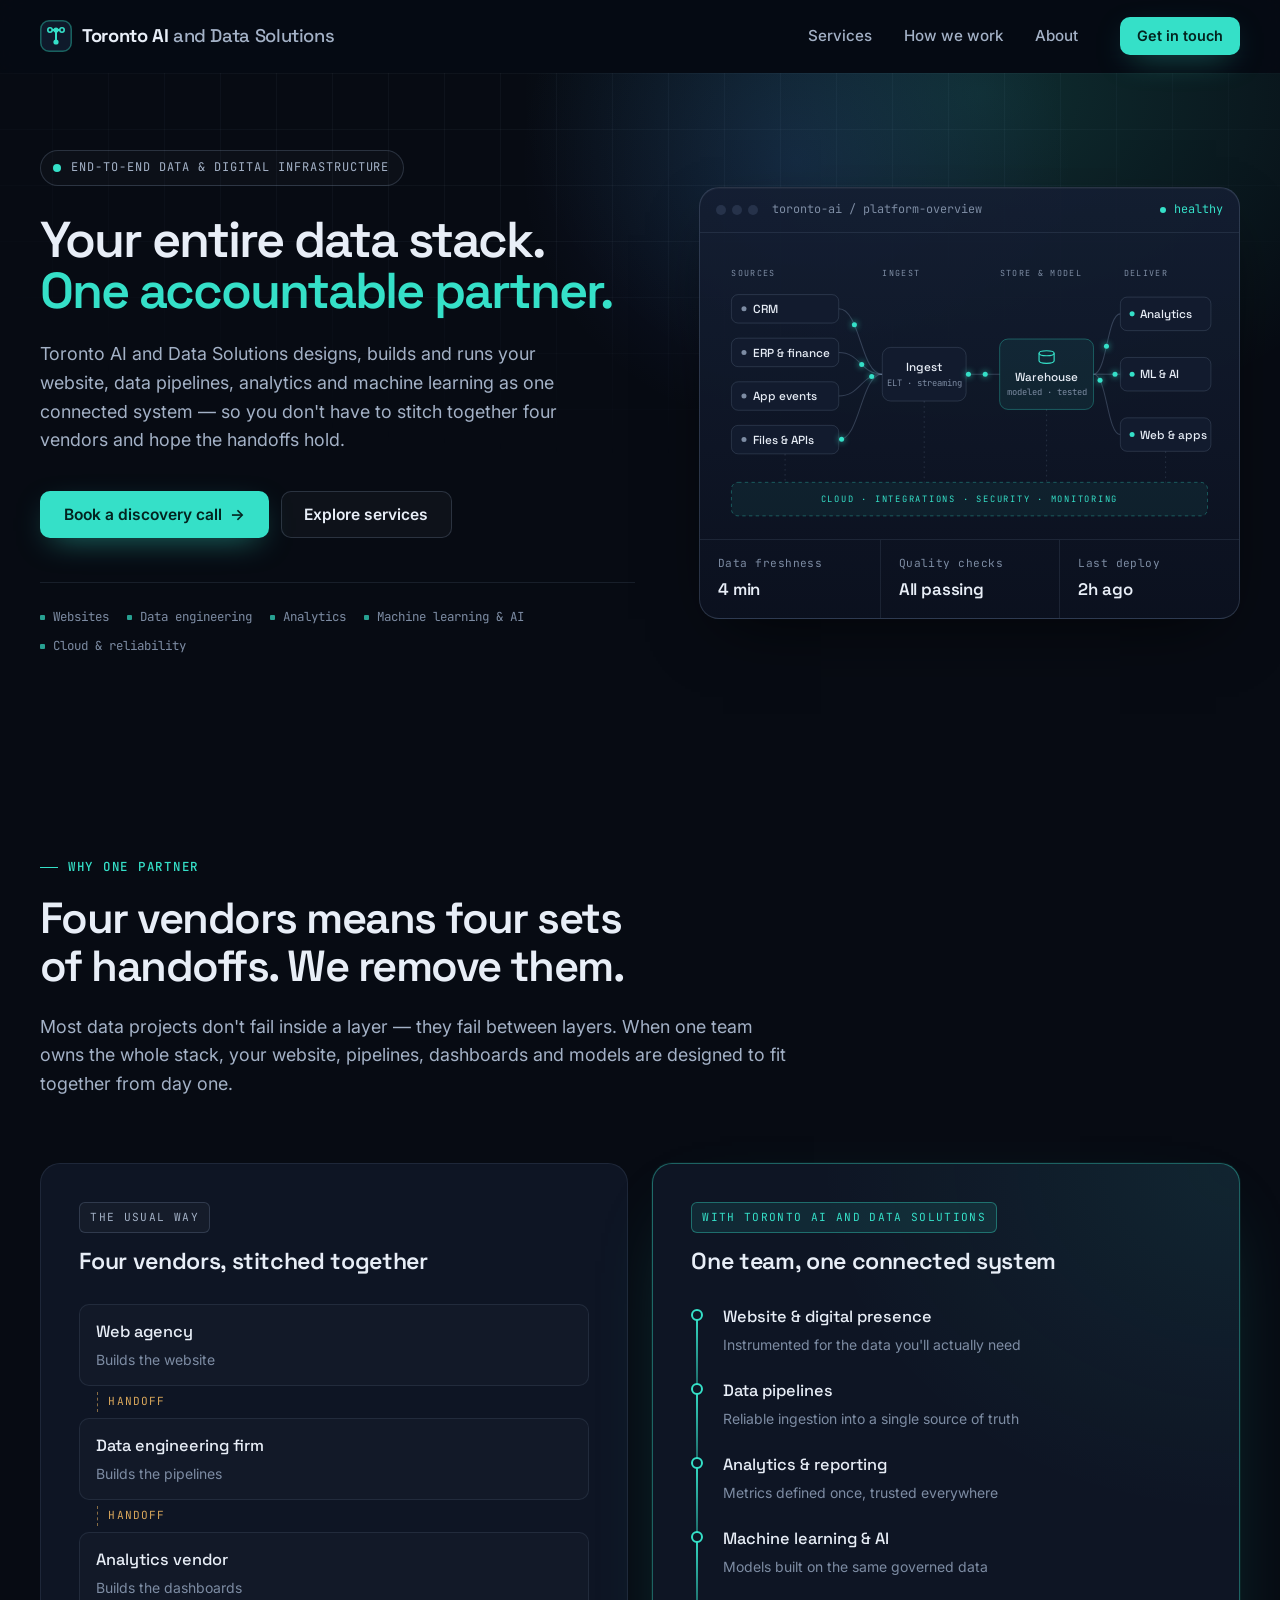
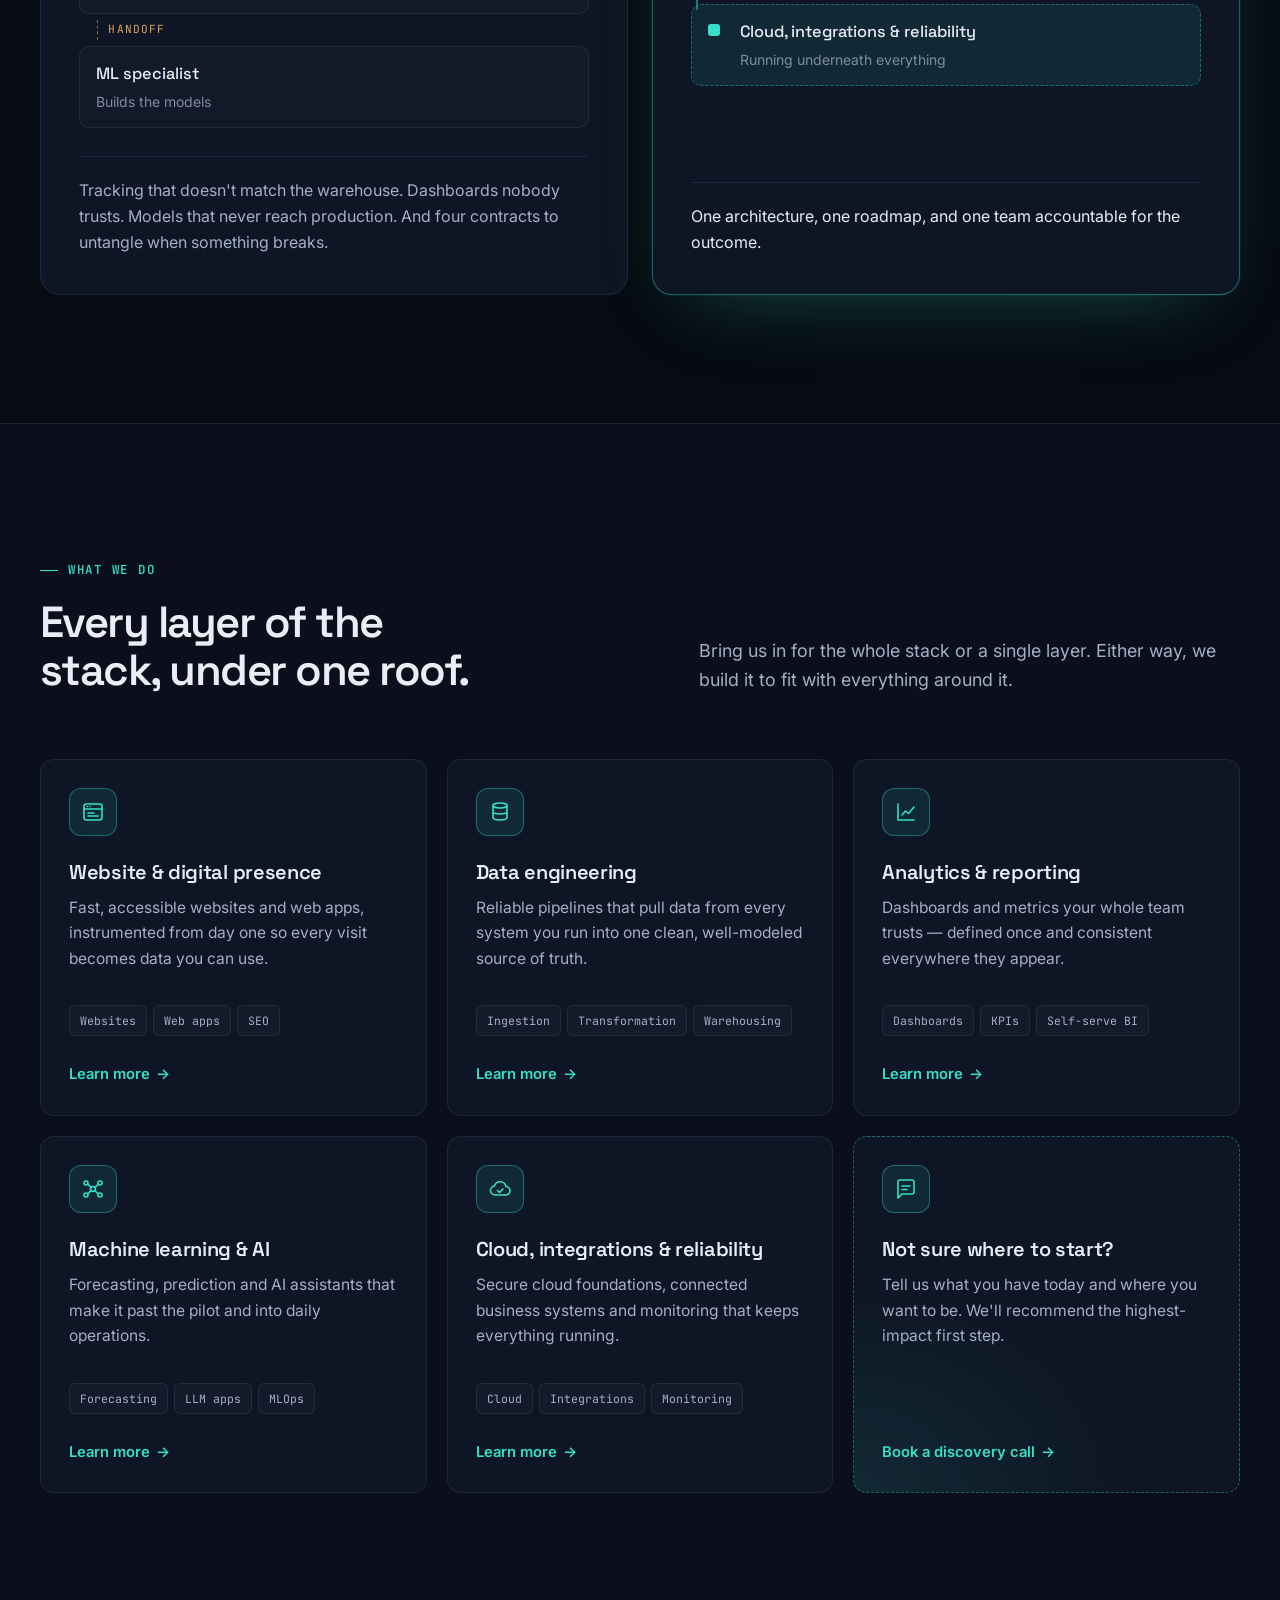
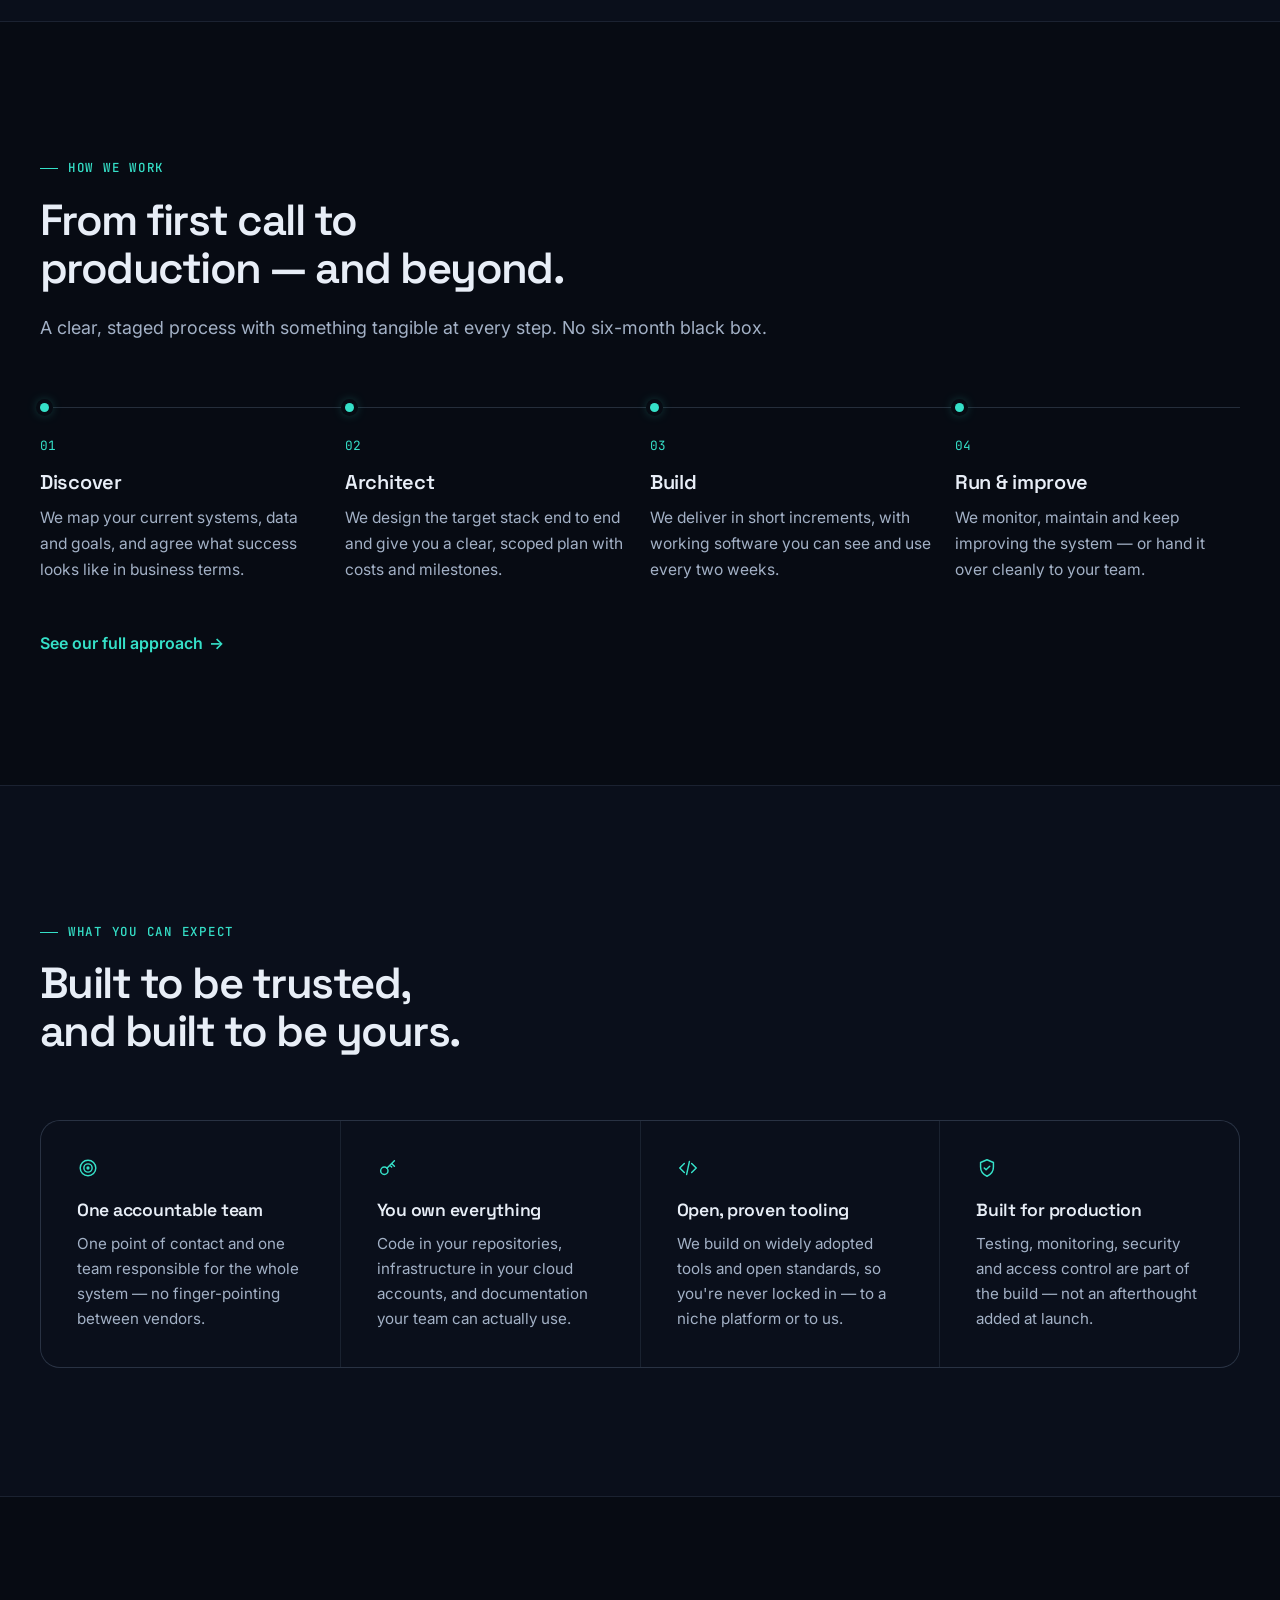
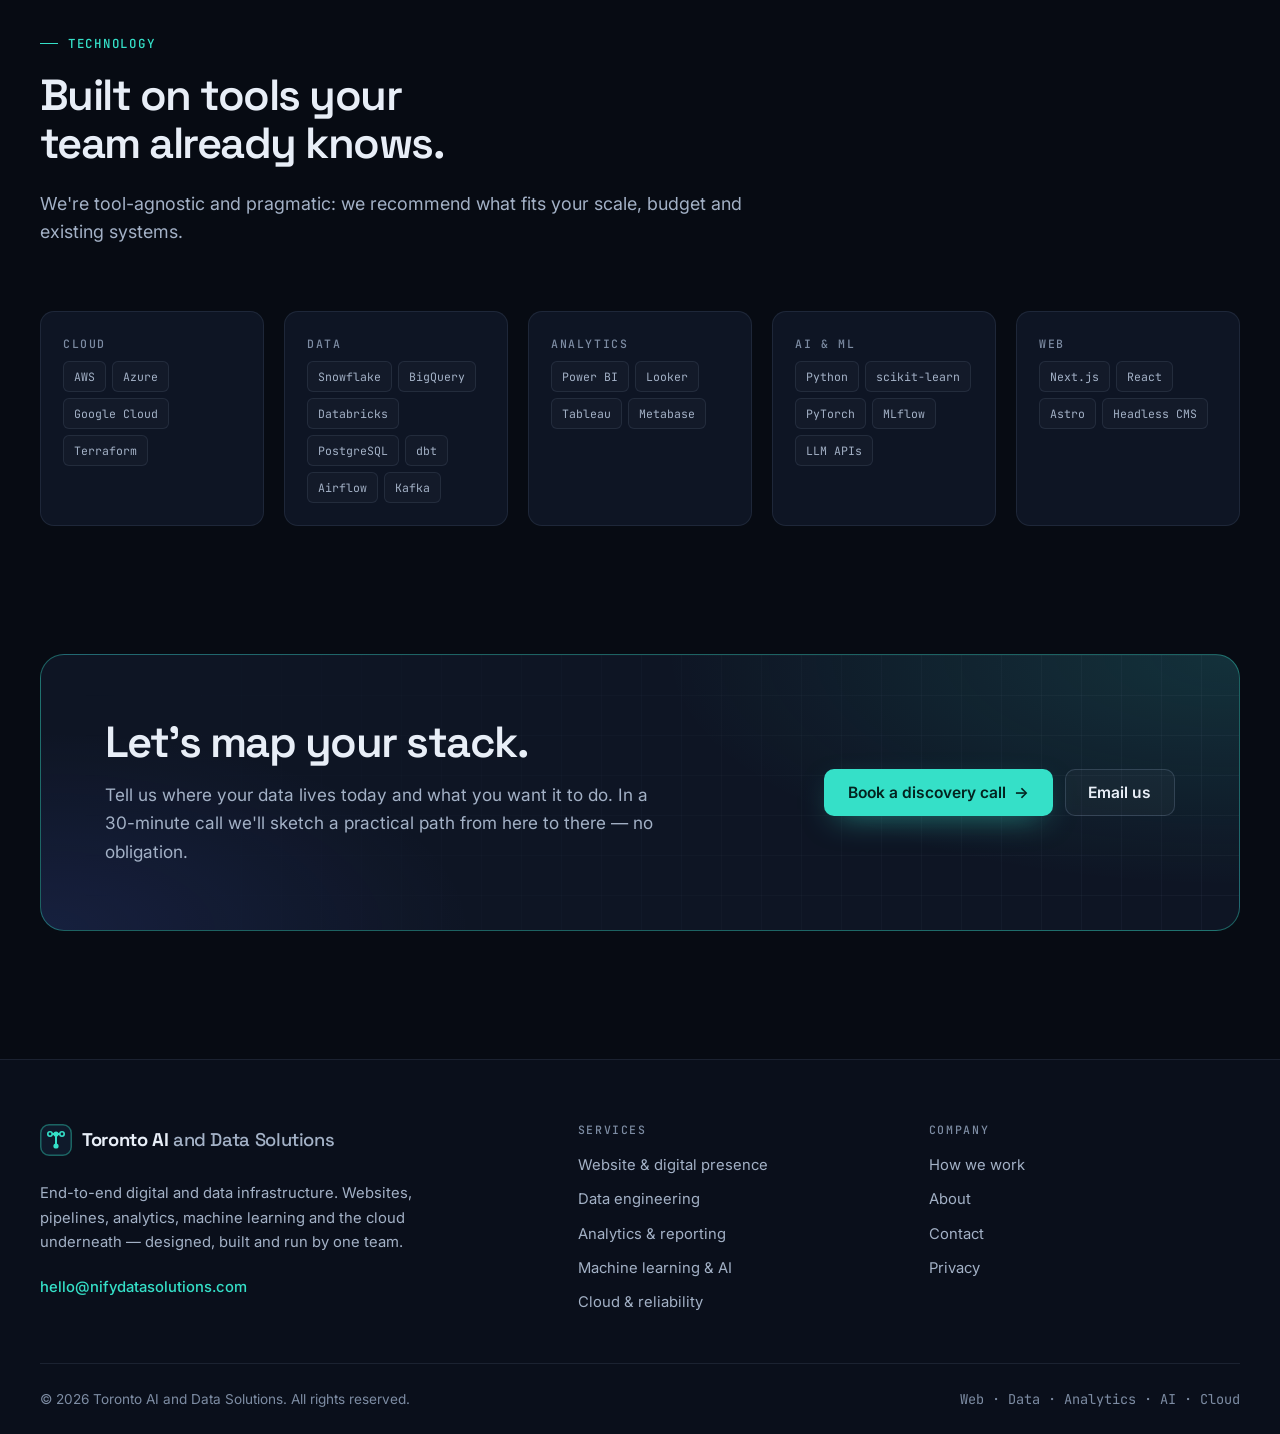
<file: index.html>
<!doctype html>
<html lang="en">
<head>
  <meta charset="utf-8">
  <meta name="viewport" content="width=device-width, initial-scale=1">
  <title>Toronto AI and Data Solutions — End-to-end data &amp; digital infrastructure</title>
  <meta name="description" content="Toronto AI and Data Solutions designs, builds and runs your website, data pipelines, analytics and machine learning as one connected system — one partner for the full stack.">
  <link rel="canonical" href="https://singhkj1.github.io/TorontoAIandDataSolutions/">
  <meta name="theme-color" content="#070b13">
  <link rel="icon" href="assets/img/favicon.svg" type="image/svg+xml">
  <link rel="apple-touch-icon" href="assets/img/apple-touch-icon.png">
  <meta property="og:type" content="website">
  <meta property="og:site_name" content="Toronto AI and Data Solutions">
  <meta property="og:title" content="Toronto AI and Data Solutions — Your entire data stack. One accountable partner.">
  <meta property="og:description" content="Websites, data pipelines, analytics and machine learning — designed, built and run as one connected system.">
  <meta property="og:url" content="https://singhkj1.github.io/TorontoAIandDataSolutions/">
  <meta property="og:image" content="https://singhkj1.github.io/TorontoAIandDataSolutions/assets/img/og-image.png">
  <meta name="twitter:card" content="summary_large_image">
  <link rel="preconnect" href="https://fonts.googleapis.com">
  <link rel="preconnect" href="https://fonts.gstatic.com" crossorigin>
  <link rel="stylesheet" href="https://fonts.googleapis.com/css2?family=Inter:wght@400;500;600&family=JetBrains+Mono:wght@400;500&family=Space+Grotesk:wght@500;600;700&display=swap">
  <link rel="stylesheet" href="assets/css/styles.css">
  <script>document.documentElement.classList.add("js");</script>
  <script src="assets/js/main.js" defer></script>
  <script type="application/ld+json">
  {
    "@context": "https://schema.org",
    "@type": "ProfessionalService",
    "name": "Toronto AI and Data Solutions",
    "url": "https://singhkj1.github.io/TorontoAIandDataSolutions/",
    "logo": "https://singhkj1.github.io/TorontoAIandDataSolutions/assets/img/logo-512.png",
    "email": "hello@nifydatasolutions.com",
    "description": "End-to-end data and digital infrastructure: websites, data engineering, analytics, machine learning and cloud reliability, delivered by one team."
  }
  </script>
</head>
<body>
  <a class="skip-link" href="#main">Skip to content</a>

  <header class="site-header" data-header>
    <div class="container header-inner">
      <a class="brand" href="index.html" aria-label="Toronto AI and Data Solutions — home">
        <svg class="brand-mark" viewBox="0 0 32 32" fill="none" aria-hidden="true"><rect x=".75" y=".75" width="30.5" height="30.5" rx="8.25" fill="#0f1a2b" stroke="#35e0c8" stroke-opacity=".4" stroke-width="1.5"/><path d="M10 10h12M16 10v12" stroke="#35e0c8" stroke-width="2" stroke-linecap="round" stroke-linejoin="round"/><circle cx="16" cy="10" r="2.6" fill="#35e0c8"/><circle cx="16" cy="22" r="2.6" fill="#35e0c8"/><circle cx="10" cy="10" r="2.2" fill="#0f1a2b" stroke="#35e0c8" stroke-width="1.6"/><circle cx="22" cy="10" r="2.2" fill="#0f1a2b" stroke="#35e0c8" stroke-width="1.6"/></svg>
        <span class="brand-name">Toronto AI <span>and Data Solutions</span></span>
      </a>
      <button class="nav-toggle" type="button" aria-expanded="false" aria-controls="site-nav" aria-label="Open menu" data-nav-toggle><span></span><span></span></button>
      <nav class="site-nav" id="site-nav" aria-label="Main">
        <ul>
          <li><a href="services.html">Services</a></li>
          <li><a href="approach.html">How we work</a></li>
          <li><a href="about.html">About</a></li>
        </ul>
        <a class="btn btn-primary btn-sm nav-cta" href="contact.html">Get in touch</a>
      </nav>
    </div>
  </header>

  <main id="main">
    <!-- Hero -->
    <section class="hero">
      <div class="container hero-grid">
        <div class="hero-copy">
          <p class="status-pill"><span class="pulse" aria-hidden="true"></span>End-to-end data &amp; digital infrastructure</p>
          <h1><span>Your entire data stack.</span> <span class="hl">One accountable partner.</span></h1>
          <p class="lead">Toronto AI and Data Solutions designs, builds and runs your website, data pipelines, analytics and machine learning as one connected system — so you don't have to stitch together four vendors and hope the handoffs hold.</p>
          <div class="actions">
            <a class="btn btn-primary" href="contact.html">Book a discovery call <span class="arrow" aria-hidden="true">→</span></a>
            <a class="btn btn-secondary" href="services.html">Explore services</a>
          </div>
          <ul class="hero-layers" aria-label="What we cover">
            <li>Websites</li>
            <li>Data engineering</li>
            <li>Analytics</li>
            <li>Machine learning &amp; AI</li>
            <li>Cloud &amp; reliability</li>
          </ul>
        </div>

        <figure class="platform reveal">
          <div class="platform-bar" aria-hidden="true">
            <div class="platform-dots"><i></i><i></i><i></i></div>
            <span>toronto-ai / platform-overview</span>
            <span class="platform-status"><span class="pulse"></span>healthy</span>
          </div>
          <div class="platform-body">
            <svg viewBox="0 0 600 332" role="img" aria-labelledby="dg-title" data-animated>
              <title id="dg-title">Data flows from your business systems through ingestion pipelines into a warehouse, then out to analytics, machine learning and your website, all running on a shared cloud, integration and monitoring foundation.</title>

              <text class="dg-col" x="16" y="30">SOURCES</text>
              <text class="dg-col" x="196" y="30">INGEST</text>
              <text class="dg-col" x="336" y="30">STORE &amp; MODEL</text>
              <text class="dg-col" x="484" y="30">DELIVER</text>

              <path id="w-s1" class="dg-wire" d="M144 69C170 69 170 147 196 147"/>
              <path id="w-s2" class="dg-wire" d="M144 121C170 121 170 147 196 147"/>
              <path id="w-s3" class="dg-wire" d="M144 173C170 173 170 147 196 147"/>
              <path id="w-s4" class="dg-wire" d="M144 225C170 225 170 147 196 147"/>
              <path id="w-m" class="dg-wire" d="M296 147H336"/>
              <path id="w-o1" class="dg-wire" d="M448 147C464 147 464 75 480 75"/>
              <path id="w-o2" class="dg-wire" d="M448 147H480"/>
              <path id="w-o3" class="dg-wire" d="M448 147C464 147 464 219 480 219"/>

              <path class="dg-tick" d="M80 242V276M246 179V276M392 189V276M534 239V276"/>

              <rect class="dg-node" x="16" y="52" width="128" height="34" rx="8"/>
              <circle class="dg-bullet" cx="31" cy="69" r="3"/>
              <text class="dg-label" x="42" y="74">CRM</text>
              <rect class="dg-node" x="16" y="104" width="128" height="34" rx="8"/>
              <circle class="dg-bullet" cx="31" cy="121" r="3"/>
              <text class="dg-label" x="42" y="126">ERP &amp; finance</text>
              <rect class="dg-node" x="16" y="156" width="128" height="34" rx="8"/>
              <circle class="dg-bullet" cx="31" cy="173" r="3"/>
              <text class="dg-label" x="42" y="178">App events</text>
              <rect class="dg-node" x="16" y="208" width="128" height="34" rx="8"/>
              <circle class="dg-bullet" cx="31" cy="225" r="3"/>
              <text class="dg-label" x="42" y="230">Files &amp; APIs</text>

              <rect class="dg-node" x="196" y="115" width="100" height="64" rx="10"/>
              <text class="dg-label" x="246" y="143" text-anchor="middle">Ingest</text>
              <text class="dg-sub" x="246" y="161" text-anchor="middle">ELT · streaming</text>

              <rect class="dg-node dg-node--accent" x="336" y="105" width="112" height="84" rx="10"/>
              <g fill="none" stroke="#35e0c8" stroke-width="1.4">
                <ellipse cx="392" cy="122" rx="9" ry="3"/>
                <path d="M383 122v9c0 1.7 4 3 9 3s9-1.3 9-3v-9"/>
              </g>
              <text class="dg-label" x="392" y="155" text-anchor="middle">Warehouse</text>
              <text class="dg-sub" x="392" y="172" text-anchor="middle">modeled · tested</text>

              <rect class="dg-node" x="480" y="55" width="108" height="40" rx="8"/>
              <circle class="dg-bullet dg-bullet--accent" cx="494" cy="75" r="3"/>
              <text class="dg-label" x="504" y="80">Analytics</text>
              <rect class="dg-node" x="480" y="127" width="108" height="40" rx="8"/>
              <circle class="dg-bullet dg-bullet--accent" cx="494" cy="147" r="3"/>
              <text class="dg-label" x="504" y="152">ML &amp; AI</text>
              <rect class="dg-node" x="480" y="199" width="108" height="40" rx="8"/>
              <circle class="dg-bullet dg-bullet--accent" cx="494" cy="219" r="3"/>
              <text class="dg-label" x="504" y="224">Web &amp; apps</text>

              <rect class="dg-base" x="16" y="276" width="568" height="40" rx="8"/>
              <text class="dg-base-text" x="300" y="299.5" text-anchor="middle">CLOUD · INTEGRATIONS · SECURITY · MONITORING</text>

              <g>
                <circle class="dg-dot" r="3"><animateMotion dur="2.4s" begin="0s" repeatCount="indefinite"><mpath href="#w-s1"/></animateMotion></circle>
                <circle class="dg-dot" r="3"><animateMotion dur="2.4s" begin="-0.6s" repeatCount="indefinite"><mpath href="#w-s2"/></animateMotion></circle>
                <circle class="dg-dot" r="3"><animateMotion dur="2.4s" begin="-1.2s" repeatCount="indefinite"><mpath href="#w-s3"/></animateMotion></circle>
                <circle class="dg-dot" r="3"><animateMotion dur="2.4s" begin="-1.8s" repeatCount="indefinite"><mpath href="#w-s4"/></animateMotion></circle>
                <circle class="dg-dot" r="3"><animateMotion dur="1.2s" begin="0s" repeatCount="indefinite"><mpath href="#w-m"/></animateMotion></circle>
                <circle class="dg-dot" r="3"><animateMotion dur="1.2s" begin="-0.6s" repeatCount="indefinite"><mpath href="#w-m"/></animateMotion></circle>
                <circle class="dg-dot" r="3"><animateMotion dur="2.1s" begin="0s" repeatCount="indefinite"><mpath href="#w-o1"/></animateMotion></circle>
                <circle class="dg-dot" r="3"><animateMotion dur="2.1s" begin="-0.7s" repeatCount="indefinite"><mpath href="#w-o2"/></animateMotion></circle>
                <circle class="dg-dot" r="3"><animateMotion dur="2.1s" begin="-1.4s" repeatCount="indefinite"><mpath href="#w-o3"/></animateMotion></circle>
              </g>
            </svg>
          </div>
          <div class="platform-foot" aria-hidden="true">
            <div>Data freshness<strong>4 min</strong></div>
            <div>Quality checks<strong>All passing</strong></div>
            <div>Last deploy<strong>2h ago</strong></div>
          </div>
        </figure>
      </div>
    </section>

    <!-- Why one partner -->
    <section class="section" aria-labelledby="why-title">
      <div class="container">
        <div class="section-head reveal">
          <p class="eyebrow">Why one partner</p>
          <h2 id="why-title">Four vendors means four sets of handoffs. We remove them.</h2>
          <p class="lead">Most data projects don't fail inside a layer — they fail between layers. When one team owns the whole stack, your website, pipelines, dashboards and models are designed to fit together from day one.</p>
        </div>

        <div class="compare">
          <article class="compare-card reveal">
            <span class="tag tag--muted">The usual way</span>
            <h3>Four vendors, stitched together</h3>
            <ol class="vendor-list">
              <li class="vendor"><strong>Web agency</strong><small>Builds the website</small></li>
              <li class="handoff" aria-hidden="true">Handoff</li>
              <li class="vendor"><strong>Data engineering firm</strong><small>Builds the pipelines</small></li>
              <li class="handoff" aria-hidden="true">Handoff</li>
              <li class="vendor"><strong>Analytics vendor</strong><small>Builds the dashboards</small></li>
              <li class="handoff" aria-hidden="true">Handoff</li>
              <li class="vendor"><strong>ML specialist</strong><small>Builds the models</small></li>
            </ol>
            <p class="compare-result">Tracking that doesn't match the warehouse. Dashboards nobody trusts. Models that never reach production. And four contracts to untangle when something breaks.</p>
          </article>

          <article class="compare-card compare-card--after reveal">
            <span class="tag">With Toronto AI and Data Solutions</span>
            <h3>One team, one connected system</h3>
            <ol class="layer-list">
              <li><strong>Website &amp; digital presence</strong><small>Instrumented for the data you'll actually need</small></li>
              <li><strong>Data pipelines</strong><small>Reliable ingestion into a single source of truth</small></li>
              <li><strong>Analytics &amp; reporting</strong><small>Metrics defined once, trusted everywhere</small></li>
              <li><strong>Machine learning &amp; AI</strong><small>Models built on the same governed data</small></li>
              <li class="is-foundation"><strong>Cloud, integrations &amp; reliability</strong><small>Running underneath everything</small></li>
            </ol>
            <p class="compare-result">One architecture, one roadmap, and one team accountable for the outcome.</p>
          </article>
        </div>
      </div>
    </section>

    <!-- Services -->
    <section class="section section--alt" aria-labelledby="services-title">
      <div class="container">
        <div class="section-head section-head--split reveal">
          <div>
            <p class="eyebrow">What we do</p>
            <h2 id="services-title">Every layer of the stack, under one roof.</h2>
          </div>
          <p class="lead">Bring us in for the whole stack or a single layer. Either way, we build it to fit with everything around it.</p>
        </div>

        <div class="card-grid">
          <article class="card card--link reveal">
            <div class="card-icon" aria-hidden="true">
              <svg viewBox="0 0 24 24" fill="none" stroke="currentColor" stroke-width="1.6" stroke-linecap="round" stroke-linejoin="round"><rect x="3" y="4" width="18" height="16" rx="2.5"/><path d="M3 9h18M6.5 6.5h.01M9 6.5h.01M7 13h6M7 16h10"/></svg>
            </div>
            <h3><a href="services.html#web">Website &amp; digital presence</a></h3>
            <p>Fast, accessible websites and web apps, instrumented from day one so every visit becomes data you can use.</p>
            <ul class="chips" aria-label="Includes"><li>Websites</li><li>Web apps</li><li>SEO</li></ul>
            <div class="card-foot"><span class="text-link">Learn more <span class="arrow" aria-hidden="true">→</span></span></div>
          </article>

          <article class="card card--link reveal">
            <div class="card-icon" aria-hidden="true">
              <svg viewBox="0 0 24 24" fill="none" stroke="currentColor" stroke-width="1.6" stroke-linecap="round" stroke-linejoin="round"><ellipse cx="12" cy="5.5" rx="7" ry="2.5"/><path d="M5 5.5v6c0 1.4 3.1 2.5 7 2.5s7-1.1 7-2.5v-6M5 11.5v6c0 1.4 3.1 2.5 7 2.5s7-1.1 7-2.5v-6"/></svg>
            </div>
            <h3><a href="services.html#data-engineering">Data engineering</a></h3>
            <p>Reliable pipelines that pull data from every system you run into one clean, well-modeled source of truth.</p>
            <ul class="chips" aria-label="Includes"><li>Ingestion</li><li>Transformation</li><li>Warehousing</li></ul>
            <div class="card-foot"><span class="text-link">Learn more <span class="arrow" aria-hidden="true">→</span></span></div>
          </article>

          <article class="card card--link reveal">
            <div class="card-icon" aria-hidden="true">
              <svg viewBox="0 0 24 24" fill="none" stroke="currentColor" stroke-width="1.6" stroke-linecap="round" stroke-linejoin="round"><path d="M4 4v16h16"/><path d="M8 15l3.5-4 3 2.5L20 7"/></svg>
            </div>
            <h3><a href="services.html#analytics">Analytics &amp; reporting</a></h3>
            <p>Dashboards and metrics your whole team trusts — defined once and consistent everywhere they appear.</p>
            <ul class="chips" aria-label="Includes"><li>Dashboards</li><li>KPIs</li><li>Self-serve BI</li></ul>
            <div class="card-foot"><span class="text-link">Learn more <span class="arrow" aria-hidden="true">→</span></span></div>
          </article>

          <article class="card card--link reveal">
            <div class="card-icon" aria-hidden="true">
              <svg viewBox="0 0 24 24" fill="none" stroke="currentColor" stroke-width="1.6" stroke-linecap="round" stroke-linejoin="round"><circle cx="5" cy="6" r="2"/><circle cx="5" cy="18" r="2"/><circle cx="12" cy="12" r="2.5"/><circle cx="19" cy="6" r="2"/><circle cx="19" cy="18" r="2"/><path d="M6.7 7.1l3.3 3.2M6.7 16.9l3.3-3.2M17.3 7.1L14 10.3M17.3 16.9L14 13.7"/></svg>
            </div>
            <h3><a href="services.html#ml-ai">Machine learning &amp; AI</a></h3>
            <p>Forecasting, prediction and AI assistants that make it past the pilot and into daily operations.</p>
            <ul class="chips" aria-label="Includes"><li>Forecasting</li><li>LLM apps</li><li>MLOps</li></ul>
            <div class="card-foot"><span class="text-link">Learn more <span class="arrow" aria-hidden="true">→</span></span></div>
          </article>

          <article class="card card--link reveal">
            <div class="card-icon" aria-hidden="true">
              <svg viewBox="0 0 24 24" fill="none" stroke="currentColor" stroke-width="1.6" stroke-linecap="round" stroke-linejoin="round"><path d="M7 18a4.5 4.5 0 0 1-.6-8.96A6 6 0 0 1 18 9.5a4 4 0 0 1-.5 8.5H7z"/><path d="M9.5 13.5l2 2 3.5-3.5"/></svg>
            </div>
            <h3><a href="services.html#cloud">Cloud, integrations &amp; reliability</a></h3>
            <p>Secure cloud foundations, connected business systems and monitoring that keeps everything running.</p>
            <ul class="chips" aria-label="Includes"><li>Cloud</li><li>Integrations</li><li>Monitoring</li></ul>
            <div class="card-foot"><span class="text-link">Learn more <span class="arrow" aria-hidden="true">→</span></span></div>
          </article>

          <article class="card card--link card--cta reveal">
            <div class="card-icon" aria-hidden="true">
              <svg viewBox="0 0 24 24" fill="none" stroke="currentColor" stroke-width="1.6" stroke-linecap="round" stroke-linejoin="round"><path d="M20 15a2 2 0 0 1-2 2H8l-4 4V5a2 2 0 0 1 2-2h12a2 2 0 0 1 2 2z"/><path d="M8 9h8M8 12.5h5"/></svg>
            </div>
            <h3><a href="contact.html">Not sure where to start?</a></h3>
            <p>Tell us what you have today and where you want to be. We'll recommend the highest-impact first step.</p>
            <div class="card-foot"><span class="text-link">Book a discovery call <span class="arrow" aria-hidden="true">→</span></span></div>
          </article>
        </div>
      </div>
    </section>

    <!-- Process -->
    <section class="section" aria-labelledby="process-title">
      <div class="container">
        <div class="section-head reveal">
          <p class="eyebrow">How we work</p>
          <h2 id="process-title">From first call to production — and beyond.</h2>
          <p class="lead">A clear, staged process with something tangible at every step. No six-month black box.</p>
        </div>

        <ol class="steps">
          <li class="step reveal">
            <span class="step-num">01</span>
            <h3>Discover</h3>
            <p>We map your current systems, data and goals, and agree what success looks like in business terms.</p>
          </li>
          <li class="step reveal">
            <span class="step-num">02</span>
            <h3>Architect</h3>
            <p>We design the target stack end to end and give you a clear, scoped plan with costs and milestones.</p>
          </li>
          <li class="step reveal">
            <span class="step-num">03</span>
            <h3>Build</h3>
            <p>We deliver in short increments, with working software you can see and use every two weeks.</p>
          </li>
          <li class="step reveal">
            <span class="step-num">04</span>
            <h3>Run &amp; improve</h3>
            <p>We monitor, maintain and keep improving the system — or hand it over cleanly to your team.</p>
          </li>
        </ol>

        <div class="section-foot reveal">
          <a class="text-link" href="approach.html">See our full approach <span class="arrow" aria-hidden="true">→</span></a>
        </div>
      </div>
    </section>

    <!-- Principles -->
    <section class="section section--alt" aria-labelledby="principles-title">
      <div class="container">
        <div class="section-head reveal">
          <p class="eyebrow">What you can expect</p>
          <h2 id="principles-title">Built to be trusted, and built to be yours.</h2>
        </div>

        <div class="features reveal">
          <div class="feature">
            <svg class="feature-icon" viewBox="0 0 24 24" fill="none" stroke="currentColor" stroke-width="1.6" stroke-linecap="round" stroke-linejoin="round" aria-hidden="true"><circle cx="12" cy="12" r="8.5"/><circle cx="12" cy="12" r="4.5"/><circle cx="12" cy="12" r="1" fill="currentColor"/></svg>
            <h3>One accountable team</h3>
            <p>One point of contact and one team responsible for the whole system — no finger-pointing between vendors.</p>
          </div>
          <div class="feature">
            <svg class="feature-icon" viewBox="0 0 24 24" fill="none" stroke="currentColor" stroke-width="1.6" stroke-linecap="round" stroke-linejoin="round" aria-hidden="true"><circle cx="8" cy="15" r="4"/><path d="M10.8 12.2L19 4M16 7l3 3M14 9l2 2"/></svg>
            <h3>You own everything</h3>
            <p>Code in your repositories, infrastructure in your cloud accounts, and documentation your team can actually use.</p>
          </div>
          <div class="feature">
            <svg class="feature-icon" viewBox="0 0 24 24" fill="none" stroke="currentColor" stroke-width="1.6" stroke-linecap="round" stroke-linejoin="round" aria-hidden="true"><path d="M8 7l-5 5 5 5M16 7l5 5-5 5M13.5 5l-3 14"/></svg>
            <h3>Open, proven tooling</h3>
            <p>We build on widely adopted tools and open standards, so you're never locked in — to a niche platform or to us.</p>
          </div>
          <div class="feature">
            <svg class="feature-icon" viewBox="0 0 24 24" fill="none" stroke="currentColor" stroke-width="1.6" stroke-linecap="round" stroke-linejoin="round" aria-hidden="true"><path d="M12 3l7 3v5c0 4.5-3 8.3-7 10-4-1.7-7-5.5-7-10V6z"/><path d="M9 12l2 2 4-4"/></svg>
            <h3>Built for production</h3>
            <p>Testing, monitoring, security and access control are part of the build — not an afterthought added at launch.</p>
          </div>
        </div>
      </div>
    </section>

    <!-- Tooling -->
    <section class="section" aria-labelledby="tooling-title">
      <div class="container">
        <div class="section-head reveal">
          <p class="eyebrow">Technology</p>
          <h2 id="tooling-title">Built on tools your team already knows.</h2>
          <p class="lead">We're tool-agnostic and pragmatic: we recommend what fits your scale, budget and existing systems.</p>
        </div>

        <div class="tooling">
          <div class="tooling-group reveal">
            <span class="mono-label">Cloud</span>
            <ul class="chips"><li>AWS</li><li>Azure</li><li>Google Cloud</li><li>Terraform</li></ul>
          </div>
          <div class="tooling-group reveal">
            <span class="mono-label">Data</span>
            <ul class="chips"><li>Snowflake</li><li>BigQuery</li><li>Databricks</li><li>PostgreSQL</li><li>dbt</li><li>Airflow</li><li>Kafka</li></ul>
          </div>
          <div class="tooling-group reveal">
            <span class="mono-label">Analytics</span>
            <ul class="chips"><li>Power BI</li><li>Looker</li><li>Tableau</li><li>Metabase</li></ul>
          </div>
          <div class="tooling-group reveal">
            <span class="mono-label">AI &amp; ML</span>
            <ul class="chips"><li>Python</li><li>scikit-learn</li><li>PyTorch</li><li>MLflow</li><li>LLM APIs</li></ul>
          </div>
          <div class="tooling-group reveal">
            <span class="mono-label">Web</span>
            <ul class="chips"><li>Next.js</li><li>React</li><li>Astro</li><li>Headless CMS</li></ul>
          </div>
        </div>
      </div>
    </section>

    <!-- CTA -->
    <section class="cta-band" aria-labelledby="cta-title">
      <div class="container">
        <div class="cta-inner reveal">
          <div>
            <h2 id="cta-title">Let's map your stack.</h2>
            <p>Tell us where your data lives today and what you want it to do. In a 30-minute call we'll sketch a practical path from here to there — no obligation.</p>
          </div>
          <div class="actions">
            <a class="btn btn-primary" href="contact.html">Book a discovery call <span class="arrow" aria-hidden="true">→</span></a>
            <a class="btn btn-secondary" href="mailto:hello@nifydatasolutions.com">Email us</a>
          </div>
        </div>
      </div>
    </section>
  </main>

  <footer class="site-footer">
    <div class="container footer-grid">
      <div class="footer-brand">
        <a class="brand" href="index.html" aria-label="Toronto AI and Data Solutions — home">
          <svg class="brand-mark" viewBox="0 0 32 32" fill="none" aria-hidden="true"><rect x=".75" y=".75" width="30.5" height="30.5" rx="8.25" fill="#0f1a2b" stroke="#35e0c8" stroke-opacity=".4" stroke-width="1.5"/><path d="M10 10h12M16 10v12" stroke="#35e0c8" stroke-width="2" stroke-linecap="round" stroke-linejoin="round"/><circle cx="16" cy="10" r="2.6" fill="#35e0c8"/><circle cx="16" cy="22" r="2.6" fill="#35e0c8"/><circle cx="10" cy="10" r="2.2" fill="#0f1a2b" stroke="#35e0c8" stroke-width="1.6"/><circle cx="22" cy="10" r="2.2" fill="#0f1a2b" stroke="#35e0c8" stroke-width="1.6"/></svg>
          <span class="brand-name">Toronto AI <span>and Data Solutions</span></span>
        </a>
        <p>End-to-end digital and data infrastructure. Websites, pipelines, analytics, machine learning and the cloud underneath — designed, built and run by one team.</p>
        <a class="footer-email" href="mailto:hello@nifydatasolutions.com">hello@nifydatasolutions.com</a>
      </div>
      <nav aria-label="Services">
        <h2 class="footer-heading">Services</h2>
        <ul class="footer-links">
          <li><a href="services.html#web">Website &amp; digital presence</a></li>
          <li><a href="services.html#data-engineering">Data engineering</a></li>
          <li><a href="services.html#analytics">Analytics &amp; reporting</a></li>
          <li><a href="services.html#ml-ai">Machine learning &amp; AI</a></li>
          <li><a href="services.html#cloud">Cloud &amp; reliability</a></li>
        </ul>
      </nav>
      <nav aria-label="Company">
        <h2 class="footer-heading">Company</h2>
        <ul class="footer-links">
          <li><a href="approach.html">How we work</a></li>
          <li><a href="about.html">About</a></li>
          <li><a href="contact.html">Contact</a></li>
          <li><a href="privacy.html">Privacy</a></li>
        </ul>
      </nav>
    </div>
    <div class="container">
      <div class="footer-bottom">
        <p>© <span data-year>2026</span> Toronto AI and Data Solutions. All rights reserved.</p>
        <p class="mono">Web · Data · Analytics · AI · Cloud</p>
      </div>
    </div>
  </footer>
</body>
</html>
</file>
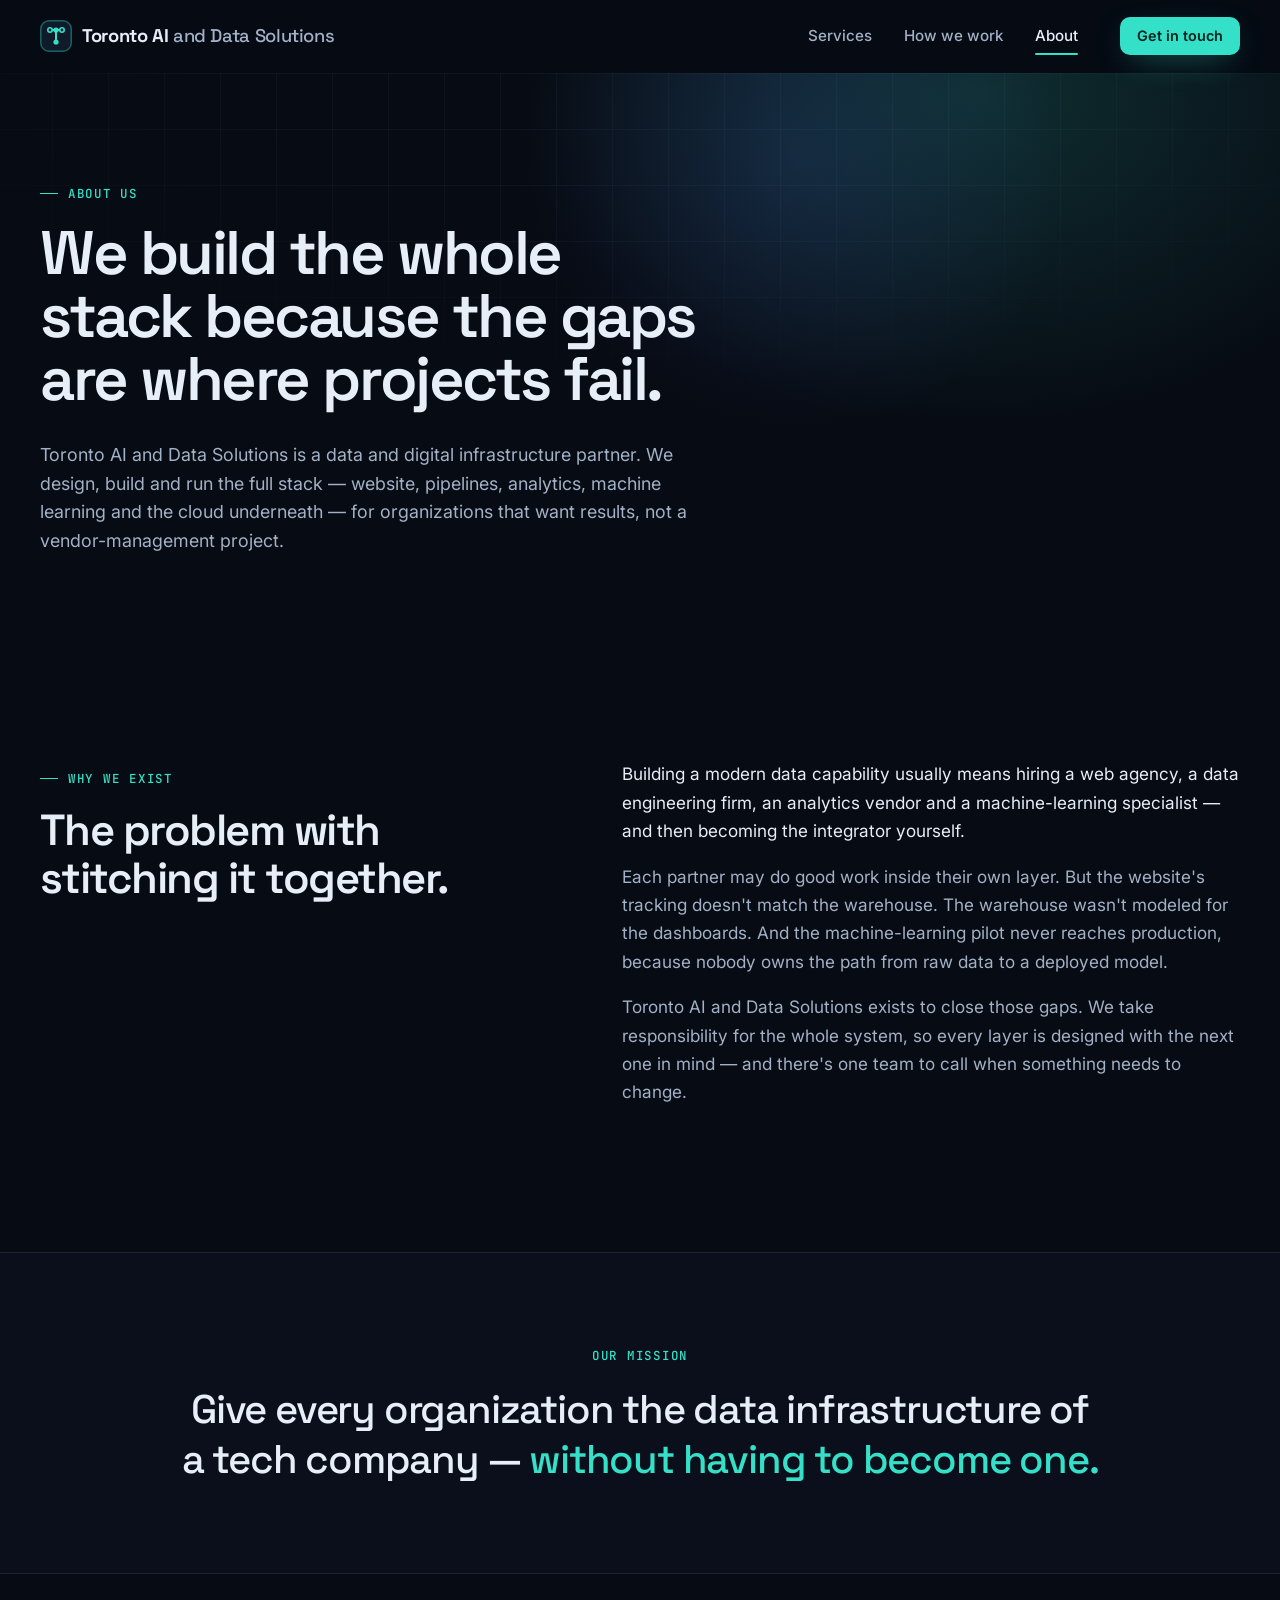
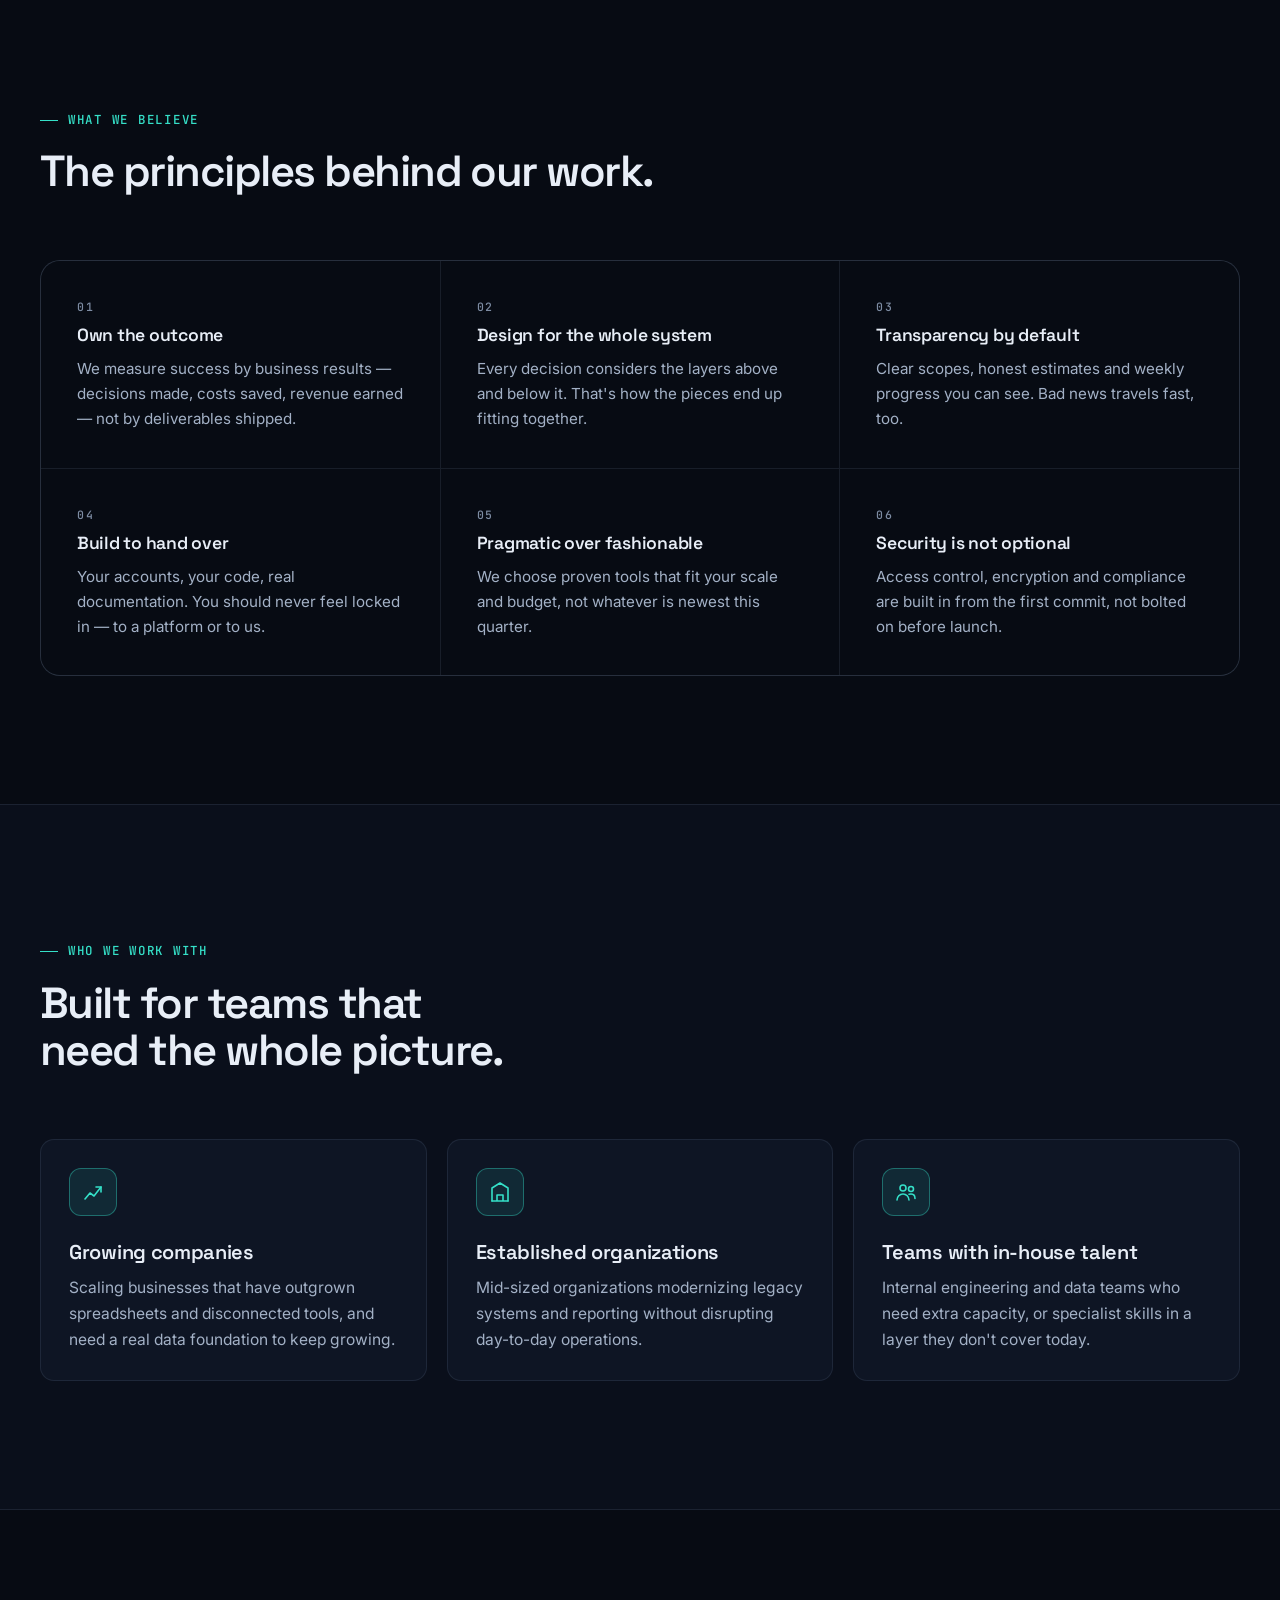
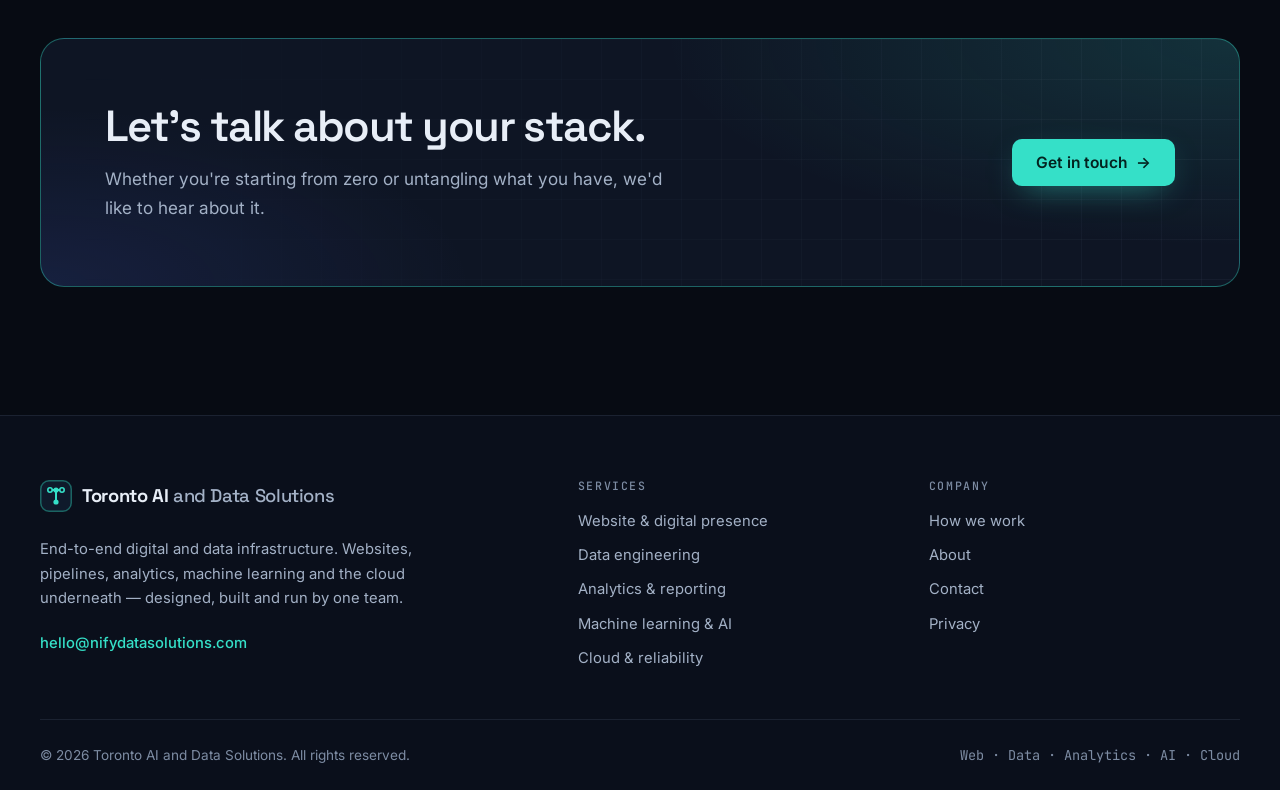
<file: about.html>
<!doctype html>
<html lang="en">
<head>
  <meta charset="utf-8">
  <meta name="viewport" content="width=device-width, initial-scale=1">
  <title>About — Toronto AI and Data Solutions</title>
  <meta name="description" content="Toronto AI and Data Solutions is a data and digital infrastructure partner that designs, builds and runs the full stack, so every layer fits together.">
  <link rel="canonical" href="https://singhkj1.github.io/TorontoAIandDataSolutions/about.html">
  <meta name="theme-color" content="#070b13">
  <link rel="icon" href="assets/img/favicon.svg" type="image/svg+xml">
  <link rel="apple-touch-icon" href="assets/img/apple-touch-icon.png">
  <meta property="og:type" content="website">
  <meta property="og:site_name" content="Toronto AI and Data Solutions">
  <meta property="og:title" content="About Toronto AI and Data Solutions">
  <meta property="og:description" content="Toronto AI and Data Solutions is a data and digital infrastructure partner that designs, builds and runs the full stack, so every layer fits together.">
  <meta property="og:url" content="https://singhkj1.github.io/TorontoAIandDataSolutions/about.html">
  <meta property="og:image" content="https://singhkj1.github.io/TorontoAIandDataSolutions/assets/img/og-image.png">
  <meta name="twitter:card" content="summary_large_image">
  <link rel="preconnect" href="https://fonts.googleapis.com">
  <link rel="preconnect" href="https://fonts.gstatic.com" crossorigin>
  <link rel="stylesheet" href="https://fonts.googleapis.com/css2?family=Inter:wght@400;500;600&family=JetBrains+Mono:wght@400;500&family=Space+Grotesk:wght@500;600;700&display=swap">
  <link rel="stylesheet" href="assets/css/styles.css">
  <script>document.documentElement.classList.add("js");</script>
  <script src="assets/js/main.js" defer></script>
</head>
<body>
  <a class="skip-link" href="#main">Skip to content</a>

  <header class="site-header" data-header>
    <div class="container header-inner">
      <a class="brand" href="index.html" aria-label="Toronto AI and Data Solutions — home">
        <svg class="brand-mark" viewBox="0 0 32 32" fill="none" aria-hidden="true"><rect x=".75" y=".75" width="30.5" height="30.5" rx="8.25" fill="#0f1a2b" stroke="#35e0c8" stroke-opacity=".4" stroke-width="1.5"/><path d="M10 10h12M16 10v12" stroke="#35e0c8" stroke-width="2" stroke-linecap="round" stroke-linejoin="round"/><circle cx="16" cy="10" r="2.6" fill="#35e0c8"/><circle cx="16" cy="22" r="2.6" fill="#35e0c8"/><circle cx="10" cy="10" r="2.2" fill="#0f1a2b" stroke="#35e0c8" stroke-width="1.6"/><circle cx="22" cy="10" r="2.2" fill="#0f1a2b" stroke="#35e0c8" stroke-width="1.6"/></svg>
        <span class="brand-name">Toronto AI <span>and Data Solutions</span></span>
      </a>
      <button class="nav-toggle" type="button" aria-expanded="false" aria-controls="site-nav" aria-label="Open menu" data-nav-toggle><span></span><span></span></button>
      <nav class="site-nav" id="site-nav" aria-label="Main">
        <ul>
          <li><a href="services.html">Services</a></li>
          <li><a href="approach.html">How we work</a></li>
          <li><a href="about.html" aria-current="page">About</a></li>
        </ul>
        <a class="btn btn-primary btn-sm nav-cta" href="contact.html">Get in touch</a>
      </nav>
    </div>
  </header>

  <main id="main">
    <section class="page-hero">
      <div class="container">
        <p class="eyebrow">About us</p>
        <h1>We build the whole stack because the gaps are where projects fail.</h1>
        <p class="lead">Toronto AI and Data Solutions is a data and digital infrastructure partner. We design, build and run the full stack — website, pipelines, analytics, machine learning and the cloud underneath — for organizations that want results, not a vendor-management project.</p>
      </div>
    </section>

    <section class="section" aria-labelledby="story-title">
      <div class="container split">
        <div class="reveal">
          <p class="eyebrow">Why we exist</p>
          <h2 id="story-title">The problem with stitching it together.</h2>
        </div>
        <div class="prose reveal">
          <p>Building a modern data capability usually means hiring a web agency, a data engineering firm, an analytics vendor and a machine-learning specialist — and then becoming the integrator yourself.</p>
          <p>Each partner may do good work inside their own layer. But the website's tracking doesn't match the warehouse. The warehouse wasn't modeled for the dashboards. And the machine-learning pilot never reaches production, because nobody owns the path from raw data to a deployed model.</p>
          <p>Toronto AI and Data Solutions exists to close those gaps. We take responsibility for the whole system, so every layer is designed with the next one in mind — and there's one team to call when something needs to change.</p>
        </div>
      </div>
    </section>

    <section class="section section--alt section--tight" aria-label="Our mission">
      <div class="container">
        <div class="mission reveal">
          <p class="eyebrow">Our mission</p>
          <blockquote>
            <p>Give every organization the data infrastructure of a tech company — <span class="hl">without having to become one.</span></p>
          </blockquote>
        </div>
      </div>
    </section>

    <section class="section" aria-labelledby="values-title">
      <div class="container">
        <div class="section-head reveal">
          <p class="eyebrow">What we believe</p>
          <h2 id="values-title">The principles behind our work.</h2>
        </div>
        <div class="features features--3 reveal">
          <div class="feature">
            <span class="mono-label">01</span>
            <h3>Own the outcome</h3>
            <p>We measure success by business results — decisions made, costs saved, revenue earned — not by deliverables shipped.</p>
          </div>
          <div class="feature">
            <span class="mono-label">02</span>
            <h3>Design for the whole system</h3>
            <p>Every decision considers the layers above and below it. That's how the pieces end up fitting together.</p>
          </div>
          <div class="feature">
            <span class="mono-label">03</span>
            <h3>Transparency by default</h3>
            <p>Clear scopes, honest estimates and weekly progress you can see. Bad news travels fast, too.</p>
          </div>
          <div class="feature">
            <span class="mono-label">04</span>
            <h3>Build to hand over</h3>
            <p>Your accounts, your code, real documentation. You should never feel locked in — to a platform or to us.</p>
          </div>
          <div class="feature">
            <span class="mono-label">05</span>
            <h3>Pragmatic over fashionable</h3>
            <p>We choose proven tools that fit your scale and budget, not whatever is newest this quarter.</p>
          </div>
          <div class="feature">
            <span class="mono-label">06</span>
            <h3>Security is not optional</h3>
            <p>Access control, encryption and compliance are built in from the first commit, not bolted on before launch.</p>
          </div>
        </div>
      </div>
    </section>

    <section class="section section--alt" aria-labelledby="clients-title">
      <div class="container">
        <div class="section-head reveal">
          <p class="eyebrow">Who we work with</p>
          <h2 id="clients-title">Built for teams that need the whole picture.</h2>
        </div>
        <div class="card-grid">
          <article class="card reveal">
            <div class="card-icon" aria-hidden="true">
              <svg viewBox="0 0 24 24" fill="none" stroke="currentColor" stroke-width="1.6" stroke-linecap="round" stroke-linejoin="round"><path d="M4 19l5-6 4 3 7-9"/><path d="M15 7h5v5"/></svg>
            </div>
            <h3>Growing companies</h3>
            <p>Scaling businesses that have outgrown spreadsheets and disconnected tools, and need a real data foundation to keep growing.</p>
          </article>
          <article class="card reveal">
            <div class="card-icon" aria-hidden="true">
              <svg viewBox="0 0 24 24" fill="none" stroke="currentColor" stroke-width="1.6" stroke-linecap="round" stroke-linejoin="round"><path d="M4 21V8l8-5 8 5v13"/><path d="M9 21v-6h6v6M4 21h16"/></svg>
            </div>
            <h3>Established organizations</h3>
            <p>Mid-sized organizations modernizing legacy systems and reporting without disrupting day-to-day operations.</p>
          </article>
          <article class="card reveal">
            <div class="card-icon" aria-hidden="true">
              <svg viewBox="0 0 24 24" fill="none" stroke="currentColor" stroke-width="1.6" stroke-linecap="round" stroke-linejoin="round"><circle cx="9" cy="8" r="3"/><circle cx="17" cy="9" r="2.5"/><path d="M3 20c0-3.3 2.7-6 6-6s6 2.7 6 6M15 14.2c.6-.1 1.3-.2 2-.2 2.8 0 4 1.8 4 4.5"/></svg>
            </div>
            <h3>Teams with in-house talent</h3>
            <p>Internal engineering and data teams who need extra capacity, or specialist skills in a layer they don't cover today.</p>
          </article>
        </div>
      </div>
    </section>

    <!--
      TEAM SECTION (optional): add founder/team bios here once ready. Example:
      <section class="section" aria-labelledby="team-title">
        <div class="container">
          <div class="section-head"><p class="eyebrow">Team</p><h2 id="team-title">The people behind the work.</h2></div>
          <div class="card-grid">
            <article class="card"><h3>Name Surname</h3><p class="mono-label">Founder &amp; Principal</p><p>Short bio.</p></article>
          </div>
        </div>
      </section>
    -->

    <section class="cta-band" aria-labelledby="cta-title">
      <div class="container">
        <div class="cta-inner reveal">
          <div>
            <h2 id="cta-title">Let's talk about your stack.</h2>
            <p>Whether you're starting from zero or untangling what you have, we'd like to hear about it.</p>
          </div>
          <div class="actions">
            <a class="btn btn-primary" href="contact.html">Get in touch <span class="arrow" aria-hidden="true">→</span></a>
          </div>
        </div>
      </div>
    </section>
  </main>

  <footer class="site-footer">
    <div class="container footer-grid">
      <div class="footer-brand">
        <a class="brand" href="index.html" aria-label="Toronto AI and Data Solutions — home">
          <svg class="brand-mark" viewBox="0 0 32 32" fill="none" aria-hidden="true"><rect x=".75" y=".75" width="30.5" height="30.5" rx="8.25" fill="#0f1a2b" stroke="#35e0c8" stroke-opacity=".4" stroke-width="1.5"/><path d="M10 10h12M16 10v12" stroke="#35e0c8" stroke-width="2" stroke-linecap="round" stroke-linejoin="round"/><circle cx="16" cy="10" r="2.6" fill="#35e0c8"/><circle cx="16" cy="22" r="2.6" fill="#35e0c8"/><circle cx="10" cy="10" r="2.2" fill="#0f1a2b" stroke="#35e0c8" stroke-width="1.6"/><circle cx="22" cy="10" r="2.2" fill="#0f1a2b" stroke="#35e0c8" stroke-width="1.6"/></svg>
          <span class="brand-name">Toronto AI <span>and Data Solutions</span></span>
        </a>
        <p>End-to-end digital and data infrastructure. Websites, pipelines, analytics, machine learning and the cloud underneath — designed, built and run by one team.</p>
        <a class="footer-email" href="mailto:hello@nifydatasolutions.com">hello@nifydatasolutions.com</a>
      </div>
      <nav aria-label="Services">
        <h2 class="footer-heading">Services</h2>
        <ul class="footer-links">
          <li><a href="services.html#web">Website &amp; digital presence</a></li>
          <li><a href="services.html#data-engineering">Data engineering</a></li>
          <li><a href="services.html#analytics">Analytics &amp; reporting</a></li>
          <li><a href="services.html#ml-ai">Machine learning &amp; AI</a></li>
          <li><a href="services.html#cloud">Cloud &amp; reliability</a></li>
        </ul>
      </nav>
      <nav aria-label="Company">
        <h2 class="footer-heading">Company</h2>
        <ul class="footer-links">
          <li><a href="approach.html">How we work</a></li>
          <li><a href="about.html">About</a></li>
          <li><a href="contact.html">Contact</a></li>
          <li><a href="privacy.html">Privacy</a></li>
        </ul>
      </nav>
    </div>
    <div class="container">
      <div class="footer-bottom">
        <p>© <span data-year>2026</span> Toronto AI and Data Solutions. All rights reserved.</p>
        <p class="mono">Web · Data · Analytics · AI · Cloud</p>
      </div>
    </div>
  </footer>
</body>
</html>
</file>
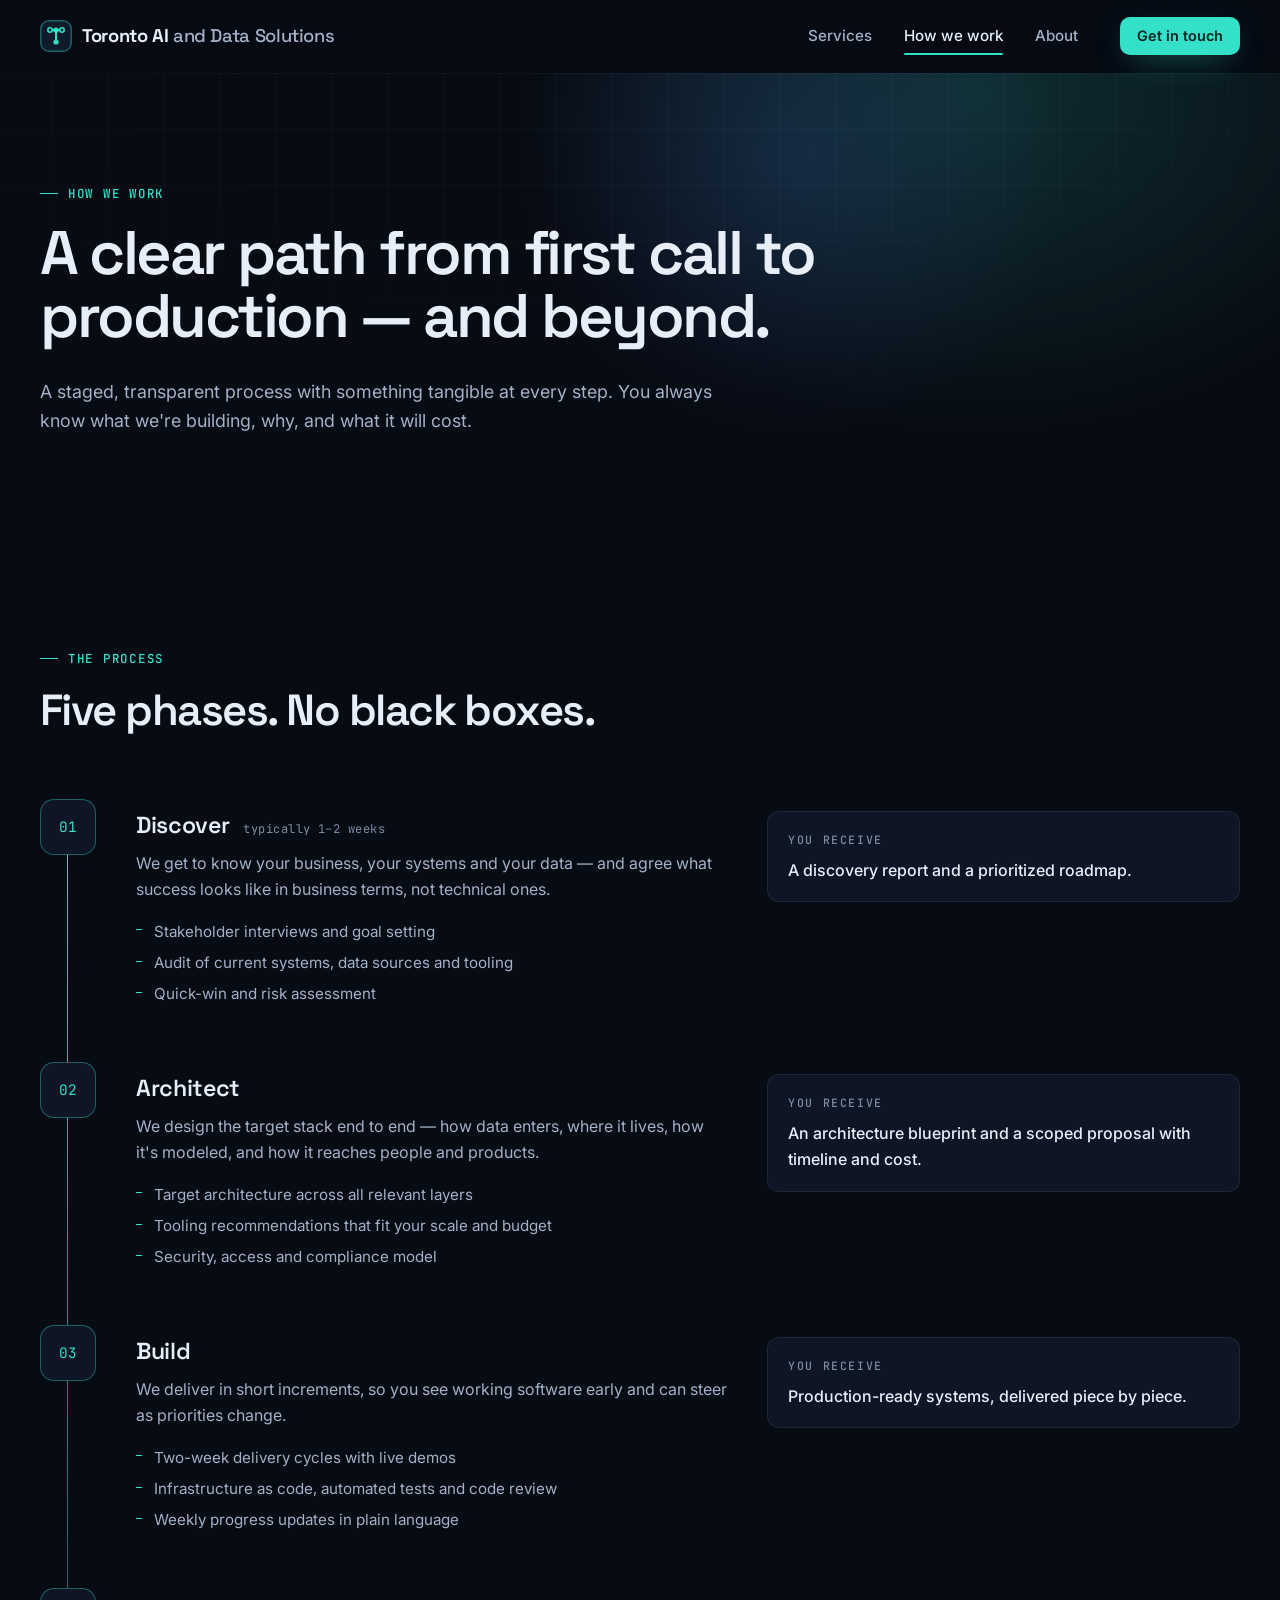
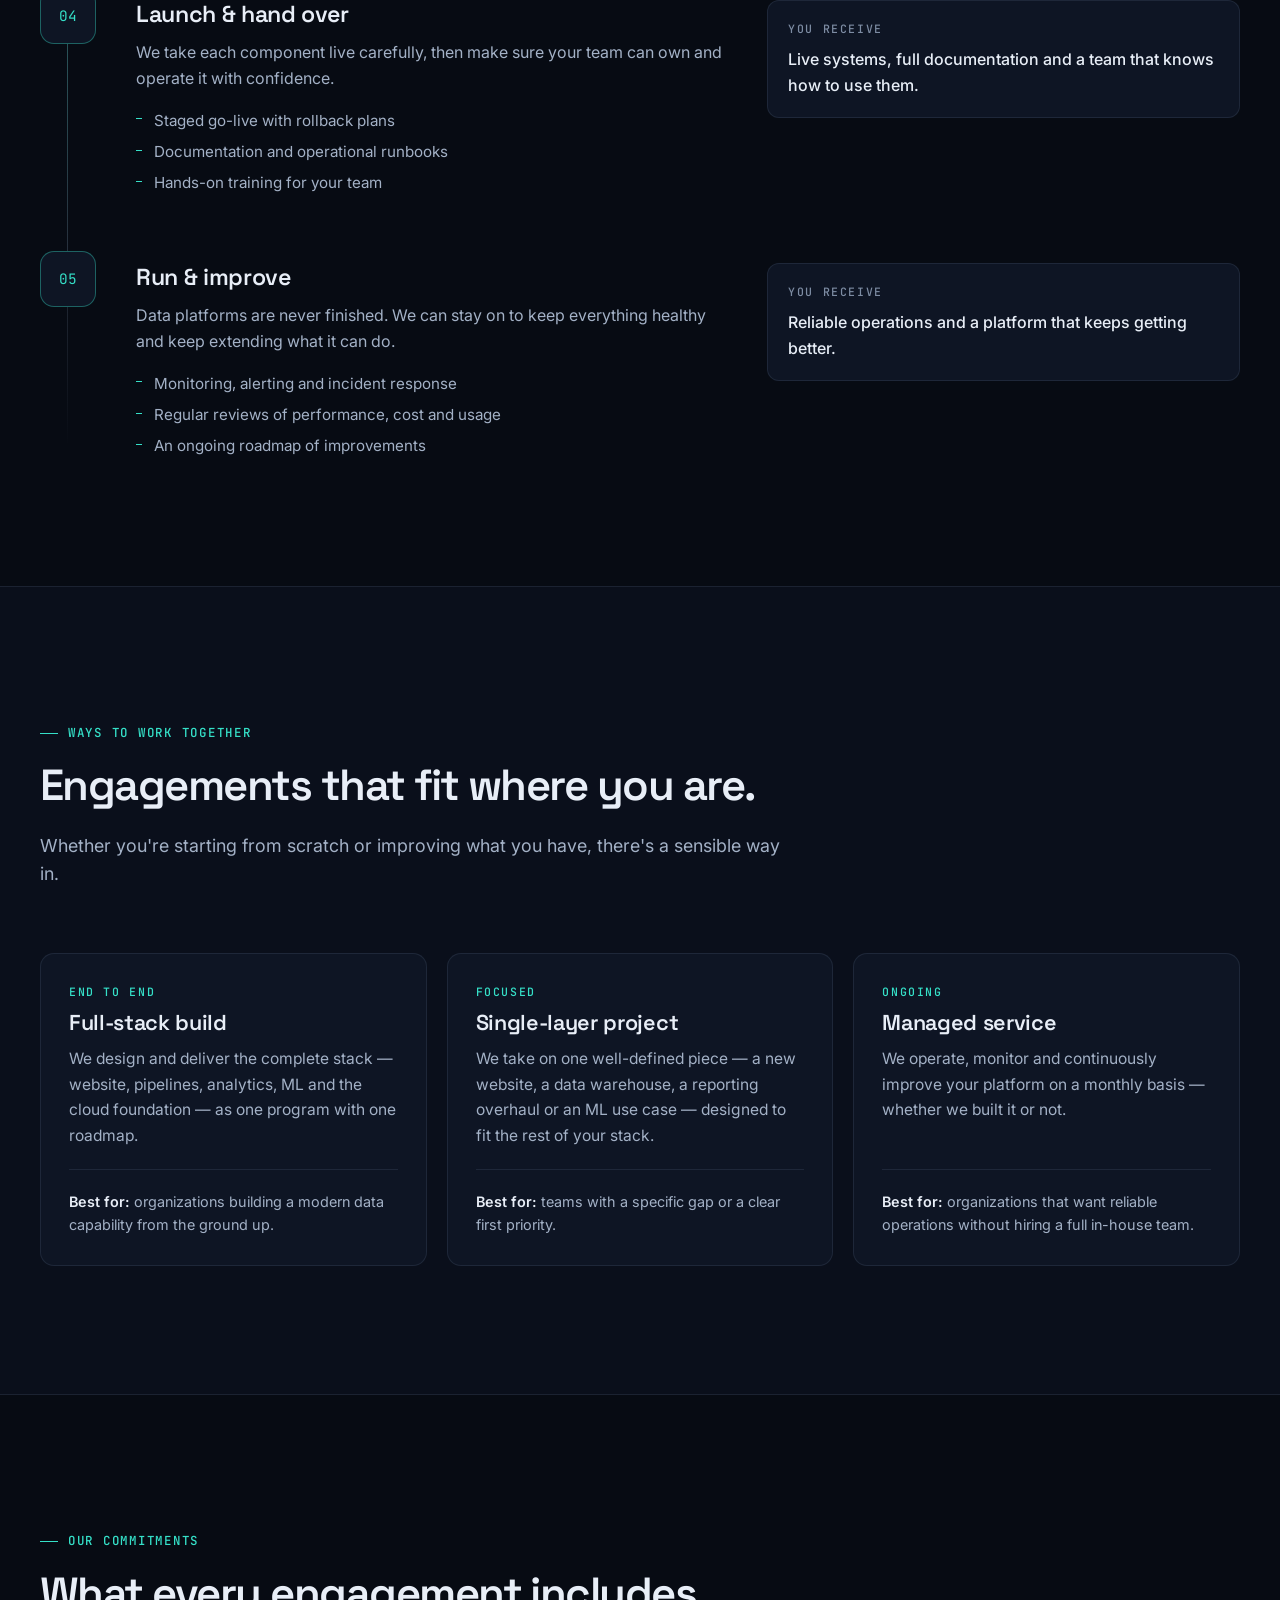
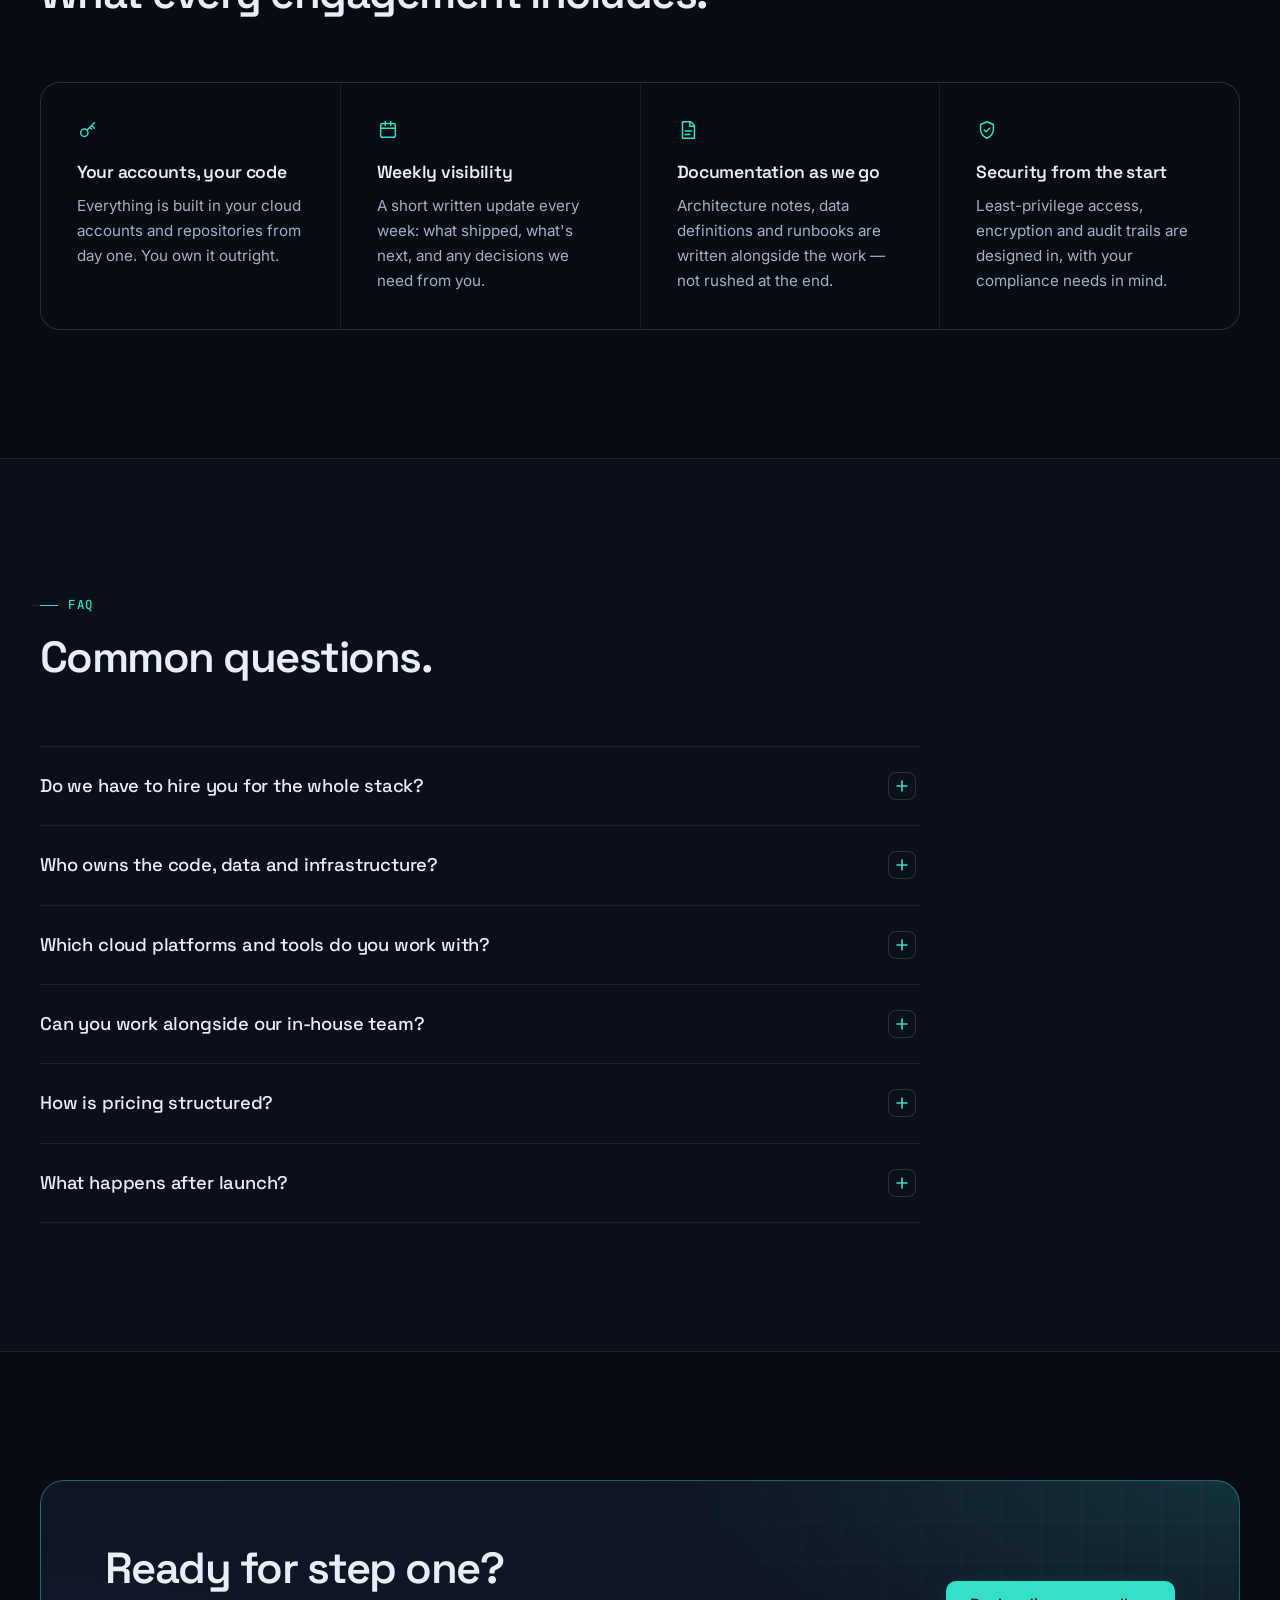
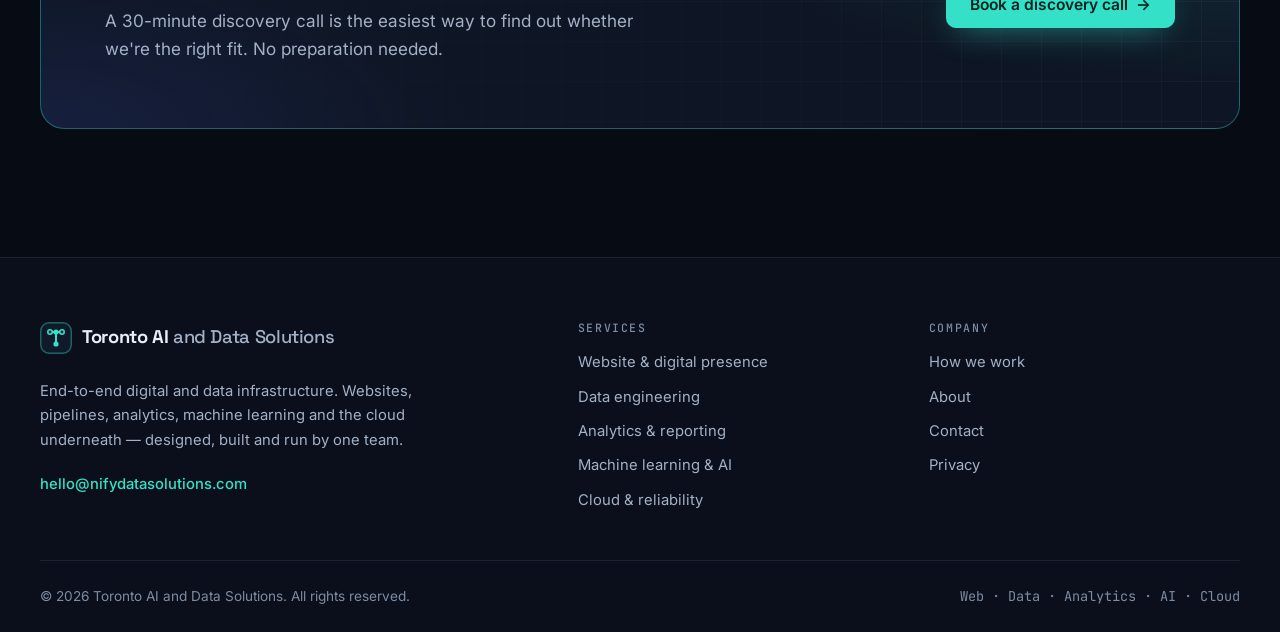
<file: approach.html>
<!doctype html>
<html lang="en">
<head>
  <meta charset="utf-8">
  <meta name="viewport" content="width=device-width, initial-scale=1">
  <title>How we work — Toronto AI and Data Solutions</title>
  <meta name="description" content="A clear, staged process from discovery to production: discover, architect, build, launch and run. Fixed scopes, weekly visibility, and you own everything.">
  <link rel="canonical" href="https://singhkj1.github.io/TorontoAIandDataSolutions/approach.html">
  <meta name="theme-color" content="#070b13">
  <link rel="icon" href="assets/img/favicon.svg" type="image/svg+xml">
  <link rel="apple-touch-icon" href="assets/img/apple-touch-icon.png">
  <meta property="og:type" content="website">
  <meta property="og:site_name" content="Toronto AI and Data Solutions">
  <meta property="og:title" content="How we work — A clear path from first call to production">
  <meta property="og:description" content="A clear, staged process from discovery to production: discover, architect, build, launch and run. Fixed scopes, weekly visibility, and you own everything.">
  <meta property="og:url" content="https://singhkj1.github.io/TorontoAIandDataSolutions/approach.html">
  <meta property="og:image" content="https://singhkj1.github.io/TorontoAIandDataSolutions/assets/img/og-image.png">
  <meta name="twitter:card" content="summary_large_image">
  <link rel="preconnect" href="https://fonts.googleapis.com">
  <link rel="preconnect" href="https://fonts.gstatic.com" crossorigin>
  <link rel="stylesheet" href="https://fonts.googleapis.com/css2?family=Inter:wght@400;500;600&family=JetBrains+Mono:wght@400;500&family=Space+Grotesk:wght@500;600;700&display=swap">
  <link rel="stylesheet" href="assets/css/styles.css">
  <script>document.documentElement.classList.add("js");</script>
  <script src="assets/js/main.js" defer></script>
</head>
<body>
  <a class="skip-link" href="#main">Skip to content</a>

  <header class="site-header" data-header>
    <div class="container header-inner">
      <a class="brand" href="index.html" aria-label="Toronto AI and Data Solutions — home">
        <svg class="brand-mark" viewBox="0 0 32 32" fill="none" aria-hidden="true"><rect x=".75" y=".75" width="30.5" height="30.5" rx="8.25" fill="#0f1a2b" stroke="#35e0c8" stroke-opacity=".4" stroke-width="1.5"/><path d="M10 10h12M16 10v12" stroke="#35e0c8" stroke-width="2" stroke-linecap="round" stroke-linejoin="round"/><circle cx="16" cy="10" r="2.6" fill="#35e0c8"/><circle cx="16" cy="22" r="2.6" fill="#35e0c8"/><circle cx="10" cy="10" r="2.2" fill="#0f1a2b" stroke="#35e0c8" stroke-width="1.6"/><circle cx="22" cy="10" r="2.2" fill="#0f1a2b" stroke="#35e0c8" stroke-width="1.6"/></svg>
        <span class="brand-name">Toronto AI <span>and Data Solutions</span></span>
      </a>
      <button class="nav-toggle" type="button" aria-expanded="false" aria-controls="site-nav" aria-label="Open menu" data-nav-toggle><span></span><span></span></button>
      <nav class="site-nav" id="site-nav" aria-label="Main">
        <ul>
          <li><a href="services.html">Services</a></li>
          <li><a href="approach.html" aria-current="page">How we work</a></li>
          <li><a href="about.html">About</a></li>
        </ul>
        <a class="btn btn-primary btn-sm nav-cta" href="contact.html">Get in touch</a>
      </nav>
    </div>
  </header>

  <main id="main">
    <section class="page-hero">
      <div class="container">
        <p class="eyebrow">How we work</p>
        <h1>A clear path from first call to production — and beyond.</h1>
        <p class="lead">A staged, transparent process with something tangible at every step. You always know what we're building, why, and what it will cost.</p>
      </div>
    </section>

    <section class="section" aria-labelledby="phases-title">
      <div class="container">
        <div class="section-head reveal">
          <p class="eyebrow">The process</p>
          <h2 id="phases-title">Five phases. No black boxes.</h2>
        </div>

        <ol class="timeline">
          <li class="phase reveal">
            <span class="phase-num">01</span>
            <div class="phase-body">
              <h3>Discover <small>typically 1–2 weeks</small></h3>
              <p>We get to know your business, your systems and your data — and agree what success looks like in business terms, not technical ones.</p>
              <ul>
                <li>Stakeholder interviews and goal setting</li>
                <li>Audit of current systems, data sources and tooling</li>
                <li>Quick-win and risk assessment</li>
              </ul>
            </div>
            <div class="phase-deliverable">
              <span class="mono-label">You receive</span>
              <p>A discovery report and a prioritized roadmap.</p>
            </div>
          </li>

          <li class="phase reveal">
            <span class="phase-num">02</span>
            <div class="phase-body">
              <h3>Architect</h3>
              <p>We design the target stack end to end — how data enters, where it lives, how it's modeled, and how it reaches people and products.</p>
              <ul>
                <li>Target architecture across all relevant layers</li>
                <li>Tooling recommendations that fit your scale and budget</li>
                <li>Security, access and compliance model</li>
              </ul>
            </div>
            <div class="phase-deliverable">
              <span class="mono-label">You receive</span>
              <p>An architecture blueprint and a scoped proposal with timeline and cost.</p>
            </div>
          </li>

          <li class="phase reveal">
            <span class="phase-num">03</span>
            <div class="phase-body">
              <h3>Build</h3>
              <p>We deliver in short increments, so you see working software early and can steer as priorities change.</p>
              <ul>
                <li>Two-week delivery cycles with live demos</li>
                <li>Infrastructure as code, automated tests and code review</li>
                <li>Weekly progress updates in plain language</li>
              </ul>
            </div>
            <div class="phase-deliverable">
              <span class="mono-label">You receive</span>
              <p>Production-ready systems, delivered piece by piece.</p>
            </div>
          </li>

          <li class="phase reveal">
            <span class="phase-num">04</span>
            <div class="phase-body">
              <h3>Launch &amp; hand over</h3>
              <p>We take each component live carefully, then make sure your team can own and operate it with confidence.</p>
              <ul>
                <li>Staged go-live with rollback plans</li>
                <li>Documentation and operational runbooks</li>
                <li>Hands-on training for your team</li>
              </ul>
            </div>
            <div class="phase-deliverable">
              <span class="mono-label">You receive</span>
              <p>Live systems, full documentation and a team that knows how to use them.</p>
            </div>
          </li>

          <li class="phase reveal">
            <span class="phase-num">05</span>
            <div class="phase-body">
              <h3>Run &amp; improve</h3>
              <p>Data platforms are never finished. We can stay on to keep everything healthy and keep extending what it can do.</p>
              <ul>
                <li>Monitoring, alerting and incident response</li>
                <li>Regular reviews of performance, cost and usage</li>
                <li>An ongoing roadmap of improvements</li>
              </ul>
            </div>
            <div class="phase-deliverable">
              <span class="mono-label">You receive</span>
              <p>Reliable operations and a platform that keeps getting better.</p>
            </div>
          </li>
        </ol>
      </div>
    </section>

    <section class="section section--alt" aria-labelledby="models-title">
      <div class="container">
        <div class="section-head reveal">
          <p class="eyebrow">Ways to work together</p>
          <h2 id="models-title">Engagements that fit where you are.</h2>
          <p class="lead">Whether you're starting from scratch or improving what you have, there's a sensible way in.</p>
        </div>

        <div class="card-grid">
          <article class="card model-card reveal">
            <span class="mono-label">End to end</span>
            <h3>Full-stack build</h3>
            <p>We design and deliver the complete stack — website, pipelines, analytics, ML and the cloud foundation — as one program with one roadmap.</p>
            <p class="best-for"><strong>Best for:</strong> organizations building a modern data capability from the ground up.</p>
          </article>
          <article class="card model-card reveal">
            <span class="mono-label">Focused</span>
            <h3>Single-layer project</h3>
            <p>We take on one well-defined piece — a new website, a data warehouse, a reporting overhaul or an ML use case — designed to fit the rest of your stack.</p>
            <p class="best-for"><strong>Best for:</strong> teams with a specific gap or a clear first priority.</p>
          </article>
          <article class="card model-card reveal">
            <span class="mono-label">Ongoing</span>
            <h3>Managed service</h3>
            <p>We operate, monitor and continuously improve your platform on a monthly basis — whether we built it or not.</p>
            <p class="best-for"><strong>Best for:</strong> organizations that want reliable operations without hiring a full in-house team.</p>
          </article>
        </div>
      </div>
    </section>

    <section class="section" aria-labelledby="commit-title">
      <div class="container">
        <div class="section-head reveal">
          <p class="eyebrow">Our commitments</p>
          <h2 id="commit-title">What every engagement includes.</h2>
        </div>
        <div class="features reveal">
          <div class="feature">
            <svg class="feature-icon" viewBox="0 0 24 24" fill="none" stroke="currentColor" stroke-width="1.6" stroke-linecap="round" stroke-linejoin="round" aria-hidden="true"><circle cx="8" cy="15" r="4"/><path d="M10.8 12.2L19 4M16 7l3 3M14 9l2 2"/></svg>
            <h3>Your accounts, your code</h3>
            <p>Everything is built in your cloud accounts and repositories from day one. You own it outright.</p>
          </div>
          <div class="feature">
            <svg class="feature-icon" viewBox="0 0 24 24" fill="none" stroke="currentColor" stroke-width="1.6" stroke-linecap="round" stroke-linejoin="round" aria-hidden="true"><rect x="4" y="5" width="16" height="15" rx="2"/><path d="M4 10h16M9 3v4M15 3v4"/></svg>
            <h3>Weekly visibility</h3>
            <p>A short written update every week: what shipped, what's next, and any decisions we need from you.</p>
          </div>
          <div class="feature">
            <svg class="feature-icon" viewBox="0 0 24 24" fill="none" stroke="currentColor" stroke-width="1.6" stroke-linecap="round" stroke-linejoin="round" aria-hidden="true"><path d="M6 3h9l4 4v14H6z"/><path d="M14 3v5h5M9 13h7M9 17h5"/></svg>
            <h3>Documentation as we go</h3>
            <p>Architecture notes, data definitions and runbooks are written alongside the work — not rushed at the end.</p>
          </div>
          <div class="feature">
            <svg class="feature-icon" viewBox="0 0 24 24" fill="none" stroke="currentColor" stroke-width="1.6" stroke-linecap="round" stroke-linejoin="round" aria-hidden="true"><path d="M12 3l7 3v5c0 4.5-3 8.3-7 10-4-1.7-7-5.5-7-10V6z"/><path d="M9 12l2 2 4-4"/></svg>
            <h3>Security from the start</h3>
            <p>Least-privilege access, encryption and audit trails are designed in, with your compliance needs in mind.</p>
          </div>
        </div>
      </div>
    </section>

    <section class="section section--alt" aria-labelledby="faq-title">
      <div class="container">
        <div class="section-head reveal">
          <p class="eyebrow">FAQ</p>
          <h2 id="faq-title">Common questions.</h2>
        </div>
        <div class="faq reveal">
          <details>
            <summary>Do we have to hire you for the whole stack?</summary>
            <div><p>No. Many clients start with a single layer — often a reporting overhaul or a data warehouse — and expand from there. Because we think about the full stack, whatever we build first is designed to fit with what comes next.</p></div>
          </details>
          <details>
            <summary>Who owns the code, data and infrastructure?</summary>
            <div><p>You do. We work in your cloud accounts and your code repositories from day one, and everything is documented. If you ever decide to move on, there's nothing to untangle.</p></div>
          </details>
          <details>
            <summary>Which cloud platforms and tools do you work with?</summary>
            <div><p>We work across AWS, Microsoft Azure and Google Cloud, and with widely used tools such as Snowflake, BigQuery, Databricks, dbt, Power BI and Looker. If you already have investments in place, we'll build on them rather than replace them for the sake of it.</p></div>
          </details>
          <details>
            <summary>Can you work alongside our in-house team?</summary>
            <div><p>Yes. We regularly embed with internal engineering, data and marketing teams — filling skill gaps, adding capacity, and leaving your people more capable than when we started.</p></div>
          </details>
          <details>
            <summary>How is pricing structured?</summary>
            <div><p>After discovery we provide a scoped proposal. Well-defined projects are usually quoted at a fixed price; ongoing operations and improvement work is typically a monthly retainer. You'll always know the cost before work begins.</p></div>
          </details>
          <details>
            <summary>What happens after launch?</summary>
            <div><p>Your choice. We can stay on to run, monitor and improve the platform under a managed service, or hand it over to your team with documentation, runbooks and training.</p></div>
          </details>
        </div>
      </div>
    </section>

    <section class="cta-band" aria-labelledby="cta-title">
      <div class="container">
        <div class="cta-inner reveal">
          <div>
            <h2 id="cta-title">Ready for step one?</h2>
            <p>A 30-minute discovery call is the easiest way to find out whether we're the right fit. No preparation needed.</p>
          </div>
          <div class="actions">
            <a class="btn btn-primary" href="contact.html">Book a discovery call <span class="arrow" aria-hidden="true">→</span></a>
          </div>
        </div>
      </div>
    </section>
  </main>

  <footer class="site-footer">
    <div class="container footer-grid">
      <div class="footer-brand">
        <a class="brand" href="index.html" aria-label="Toronto AI and Data Solutions — home">
          <svg class="brand-mark" viewBox="0 0 32 32" fill="none" aria-hidden="true"><rect x=".75" y=".75" width="30.5" height="30.5" rx="8.25" fill="#0f1a2b" stroke="#35e0c8" stroke-opacity=".4" stroke-width="1.5"/><path d="M10 10h12M16 10v12" stroke="#35e0c8" stroke-width="2" stroke-linecap="round" stroke-linejoin="round"/><circle cx="16" cy="10" r="2.6" fill="#35e0c8"/><circle cx="16" cy="22" r="2.6" fill="#35e0c8"/><circle cx="10" cy="10" r="2.2" fill="#0f1a2b" stroke="#35e0c8" stroke-width="1.6"/><circle cx="22" cy="10" r="2.2" fill="#0f1a2b" stroke="#35e0c8" stroke-width="1.6"/></svg>
          <span class="brand-name">Toronto AI <span>and Data Solutions</span></span>
        </a>
        <p>End-to-end digital and data infrastructure. Websites, pipelines, analytics, machine learning and the cloud underneath — designed, built and run by one team.</p>
        <a class="footer-email" href="mailto:hello@nifydatasolutions.com">hello@nifydatasolutions.com</a>
      </div>
      <nav aria-label="Services">
        <h2 class="footer-heading">Services</h2>
        <ul class="footer-links">
          <li><a href="services.html#web">Website &amp; digital presence</a></li>
          <li><a href="services.html#data-engineering">Data engineering</a></li>
          <li><a href="services.html#analytics">Analytics &amp; reporting</a></li>
          <li><a href="services.html#ml-ai">Machine learning &amp; AI</a></li>
          <li><a href="services.html#cloud">Cloud &amp; reliability</a></li>
        </ul>
      </nav>
      <nav aria-label="Company">
        <h2 class="footer-heading">Company</h2>
        <ul class="footer-links">
          <li><a href="approach.html">How we work</a></li>
          <li><a href="about.html">About</a></li>
          <li><a href="contact.html">Contact</a></li>
          <li><a href="privacy.html">Privacy</a></li>
        </ul>
      </nav>
    </div>
    <div class="container">
      <div class="footer-bottom">
        <p>© <span data-year>2026</span> Toronto AI and Data Solutions. All rights reserved.</p>
        <p class="mono">Web · Data · Analytics · AI · Cloud</p>
      </div>
    </div>
  </footer>
</body>
</html>
</file>
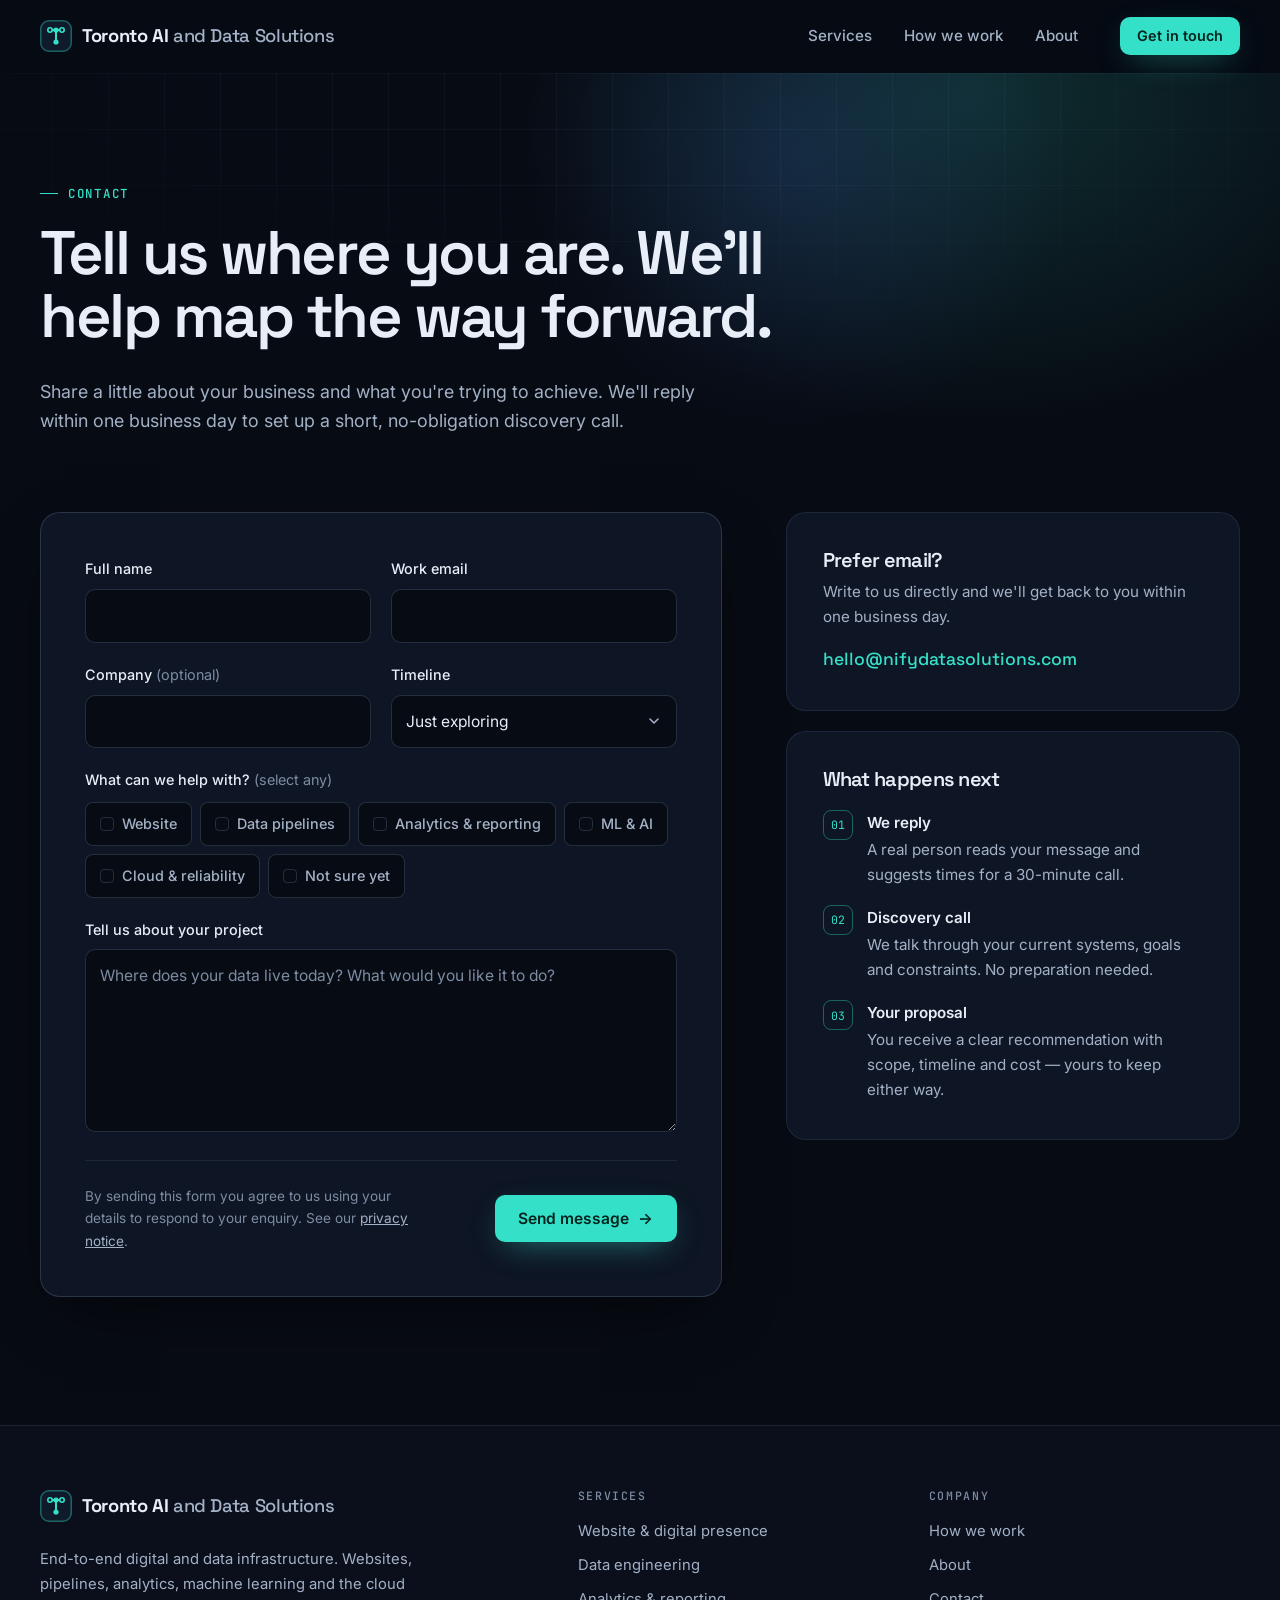
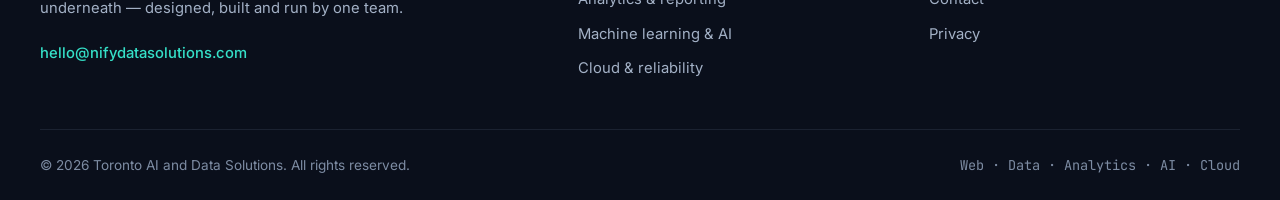
<file: contact.html>
<!doctype html>
<html lang="en">
<head>
  <meta charset="utf-8">
  <meta name="viewport" content="width=device-width, initial-scale=1">
  <title>Contact — Toronto AI and Data Solutions</title>
  <meta name="description" content="Tell us about your data, website or AI project. We reply within one business day to set up a short, no-obligation discovery call.">
  <link rel="canonical" href="https://singhkj1.github.io/TorontoAIandDataSolutions/contact.html">
  <meta name="theme-color" content="#070b13">
  <link rel="icon" href="assets/img/favicon.svg" type="image/svg+xml">
  <link rel="apple-touch-icon" href="assets/img/apple-touch-icon.png">
  <meta property="og:type" content="website">
  <meta property="og:site_name" content="Toronto AI and Data Solutions">
  <meta property="og:title" content="Contact Toronto AI and Data Solutions">
  <meta property="og:description" content="Tell us about your data, website or AI project. We reply within one business day to set up a short, no-obligation discovery call.">
  <meta property="og:url" content="https://singhkj1.github.io/TorontoAIandDataSolutions/contact.html">
  <meta property="og:image" content="https://singhkj1.github.io/TorontoAIandDataSolutions/assets/img/og-image.png">
  <meta name="twitter:card" content="summary_large_image">
  <link rel="preconnect" href="https://fonts.googleapis.com">
  <link rel="preconnect" href="https://fonts.gstatic.com" crossorigin>
  <link rel="stylesheet" href="https://fonts.googleapis.com/css2?family=Inter:wght@400;500;600&family=JetBrains+Mono:wght@400;500&family=Space+Grotesk:wght@500;600;700&display=swap">
  <link rel="stylesheet" href="assets/css/styles.css">
  <script>document.documentElement.classList.add("js");</script>
  <script src="assets/js/main.js" defer></script>
</head>
<body>
  <a class="skip-link" href="#main">Skip to content</a>

  <header class="site-header" data-header>
    <div class="container header-inner">
      <a class="brand" href="index.html" aria-label="Toronto AI and Data Solutions — home">
        <svg class="brand-mark" viewBox="0 0 32 32" fill="none" aria-hidden="true"><rect x=".75" y=".75" width="30.5" height="30.5" rx="8.25" fill="#0f1a2b" stroke="#35e0c8" stroke-opacity=".4" stroke-width="1.5"/><path d="M10 10h12M16 10v12" stroke="#35e0c8" stroke-width="2" stroke-linecap="round" stroke-linejoin="round"/><circle cx="16" cy="10" r="2.6" fill="#35e0c8"/><circle cx="16" cy="22" r="2.6" fill="#35e0c8"/><circle cx="10" cy="10" r="2.2" fill="#0f1a2b" stroke="#35e0c8" stroke-width="1.6"/><circle cx="22" cy="10" r="2.2" fill="#0f1a2b" stroke="#35e0c8" stroke-width="1.6"/></svg>
        <span class="brand-name">Toronto AI <span>and Data Solutions</span></span>
      </a>
      <button class="nav-toggle" type="button" aria-expanded="false" aria-controls="site-nav" aria-label="Open menu" data-nav-toggle><span></span><span></span></button>
      <nav class="site-nav" id="site-nav" aria-label="Main">
        <ul>
          <li><a href="services.html">Services</a></li>
          <li><a href="approach.html">How we work</a></li>
          <li><a href="about.html">About</a></li>
        </ul>
        <a class="btn btn-primary btn-sm nav-cta" href="contact.html" aria-current="page">Get in touch</a>
      </nav>
    </div>
  </header>

  <main id="main">
    <section class="page-hero">
      <div class="container">
        <p class="eyebrow">Contact</p>
        <h1>Tell us where you are. We'll help map the way forward.</h1>
        <p class="lead">Share a little about your business and what you're trying to achieve. We'll reply within one business day to set up a short, no-obligation discovery call.</p>
      </div>
    </section>

    <section class="section section--flush-top" aria-label="Contact form">
      <div class="container contact-grid">
        <div class="form-card reveal">
          <!--
            FORM SETUP: create a free form at https://formspree.io, then replace
            YOUR_FORM_ID below with your form's ID (e.g. https://formspree.io/f/abcdwxyz).
          -->
          <form action="https://formspree.io/f/YOUR_FORM_ID" method="POST" data-contact-form>
            <input type="hidden" name="_subject" value="New enquiry from Toronto AI and Data Solutions website">
            <div class="form-grid">
              <div class="field">
                <label for="name">Full name</label>
                <input class="input" id="name" name="name" type="text" autocomplete="name" required>
              </div>
              <div class="field">
                <label for="email">Work email</label>
                <input class="input" id="email" name="email" type="email" autocomplete="email" required>
              </div>
              <div class="field">
                <label for="company">Company <span class="optional">(optional)</span></label>
                <input class="input" id="company" name="company" type="text" autocomplete="organization">
              </div>
              <div class="field">
                <label for="timeline">Timeline</label>
                <select class="input" id="timeline" name="timeline">
                  <option value="Just exploring">Just exploring</option>
                  <option value="Within 3 months">Within 3 months</option>
                  <option value="As soon as possible">As soon as possible</option>
                </select>
              </div>

              <fieldset class="field field--full">
                <legend>What can we help with? <span class="optional">(select any)</span></legend>
                <div class="choice-grid">
                  <label class="choice"><input type="checkbox" name="services" value="Website & digital presence" data-key="web"><span>Website</span></label>
                  <label class="choice"><input type="checkbox" name="services" value="Data engineering" data-key="data-engineering"><span>Data pipelines</span></label>
                  <label class="choice"><input type="checkbox" name="services" value="Analytics & reporting" data-key="analytics"><span>Analytics &amp; reporting</span></label>
                  <label class="choice"><input type="checkbox" name="services" value="Machine learning & AI" data-key="ml-ai"><span>ML &amp; AI</span></label>
                  <label class="choice"><input type="checkbox" name="services" value="Cloud, integrations & reliability" data-key="cloud"><span>Cloud &amp; reliability</span></label>
                  <label class="choice"><input type="checkbox" name="services" value="Not sure yet" data-key="unsure"><span>Not sure yet</span></label>
                </div>
              </fieldset>

              <div class="field field--full">
                <label for="message">Tell us about your project</label>
                <textarea class="input" id="message" name="message" rows="6" required placeholder="Where does your data live today? What would you like it to do?"></textarea>
              </div>

              <div class="hp-field" aria-hidden="true">
                <label for="website-url">Leave this field empty</label>
                <input id="website-url" name="_gotcha" type="text" tabindex="-1" autocomplete="off">
              </div>
            </div>

            <div class="form-footer">
              <p>By sending this form you agree to us using your details to respond to your enquiry. See our <a href="privacy.html">privacy notice</a>.</p>
              <button class="btn btn-primary" type="submit">Send message <span class="arrow" aria-hidden="true">→</span></button>
            </div>
            <div class="form-status" role="status" aria-live="polite" data-form-status></div>
          </form>
        </div>

        <aside class="contact-aside">
          <div class="panel reveal">
            <h2>Prefer email?</h2>
            <p>Write to us directly and we'll get back to you within one business day.</p>
            <a class="email-link" href="mailto:hello@nifydatasolutions.com">hello@nifydatasolutions.com</a>
          </div>
          <div class="panel reveal">
            <h2>What happens next</h2>
            <ol class="next-steps">
              <li><strong>We reply</strong>A real person reads your message and suggests times for a 30-minute call.</li>
              <li><strong>Discovery call</strong>We talk through your current systems, goals and constraints. No preparation needed.</li>
              <li><strong>Your proposal</strong>You receive a clear recommendation with scope, timeline and cost — yours to keep either way.</li>
            </ol>
          </div>
        </aside>
      </div>
    </section>
  </main>

  <footer class="site-footer">
    <div class="container footer-grid">
      <div class="footer-brand">
        <a class="brand" href="index.html" aria-label="Toronto AI and Data Solutions — home">
          <svg class="brand-mark" viewBox="0 0 32 32" fill="none" aria-hidden="true"><rect x=".75" y=".75" width="30.5" height="30.5" rx="8.25" fill="#0f1a2b" stroke="#35e0c8" stroke-opacity=".4" stroke-width="1.5"/><path d="M10 10h12M16 10v12" stroke="#35e0c8" stroke-width="2" stroke-linecap="round" stroke-linejoin="round"/><circle cx="16" cy="10" r="2.6" fill="#35e0c8"/><circle cx="16" cy="22" r="2.6" fill="#35e0c8"/><circle cx="10" cy="10" r="2.2" fill="#0f1a2b" stroke="#35e0c8" stroke-width="1.6"/><circle cx="22" cy="10" r="2.2" fill="#0f1a2b" stroke="#35e0c8" stroke-width="1.6"/></svg>
          <span class="brand-name">Toronto AI <span>and Data Solutions</span></span>
        </a>
        <p>End-to-end digital and data infrastructure. Websites, pipelines, analytics, machine learning and the cloud underneath — designed, built and run by one team.</p>
        <a class="footer-email" href="mailto:hello@nifydatasolutions.com">hello@nifydatasolutions.com</a>
      </div>
      <nav aria-label="Services">
        <h2 class="footer-heading">Services</h2>
        <ul class="footer-links">
          <li><a href="services.html#web">Website &amp; digital presence</a></li>
          <li><a href="services.html#data-engineering">Data engineering</a></li>
          <li><a href="services.html#analytics">Analytics &amp; reporting</a></li>
          <li><a href="services.html#ml-ai">Machine learning &amp; AI</a></li>
          <li><a href="services.html#cloud">Cloud &amp; reliability</a></li>
        </ul>
      </nav>
      <nav aria-label="Company">
        <h2 class="footer-heading">Company</h2>
        <ul class="footer-links">
          <li><a href="approach.html">How we work</a></li>
          <li><a href="about.html">About</a></li>
          <li><a href="contact.html">Contact</a></li>
          <li><a href="privacy.html">Privacy</a></li>
        </ul>
      </nav>
    </div>
    <div class="container">
      <div class="footer-bottom">
        <p>© <span data-year>2026</span> Toronto AI and Data Solutions. All rights reserved.</p>
        <p class="mono">Web · Data · Analytics · AI · Cloud</p>
      </div>
    </div>
  </footer>
</body>
</html>
</file>
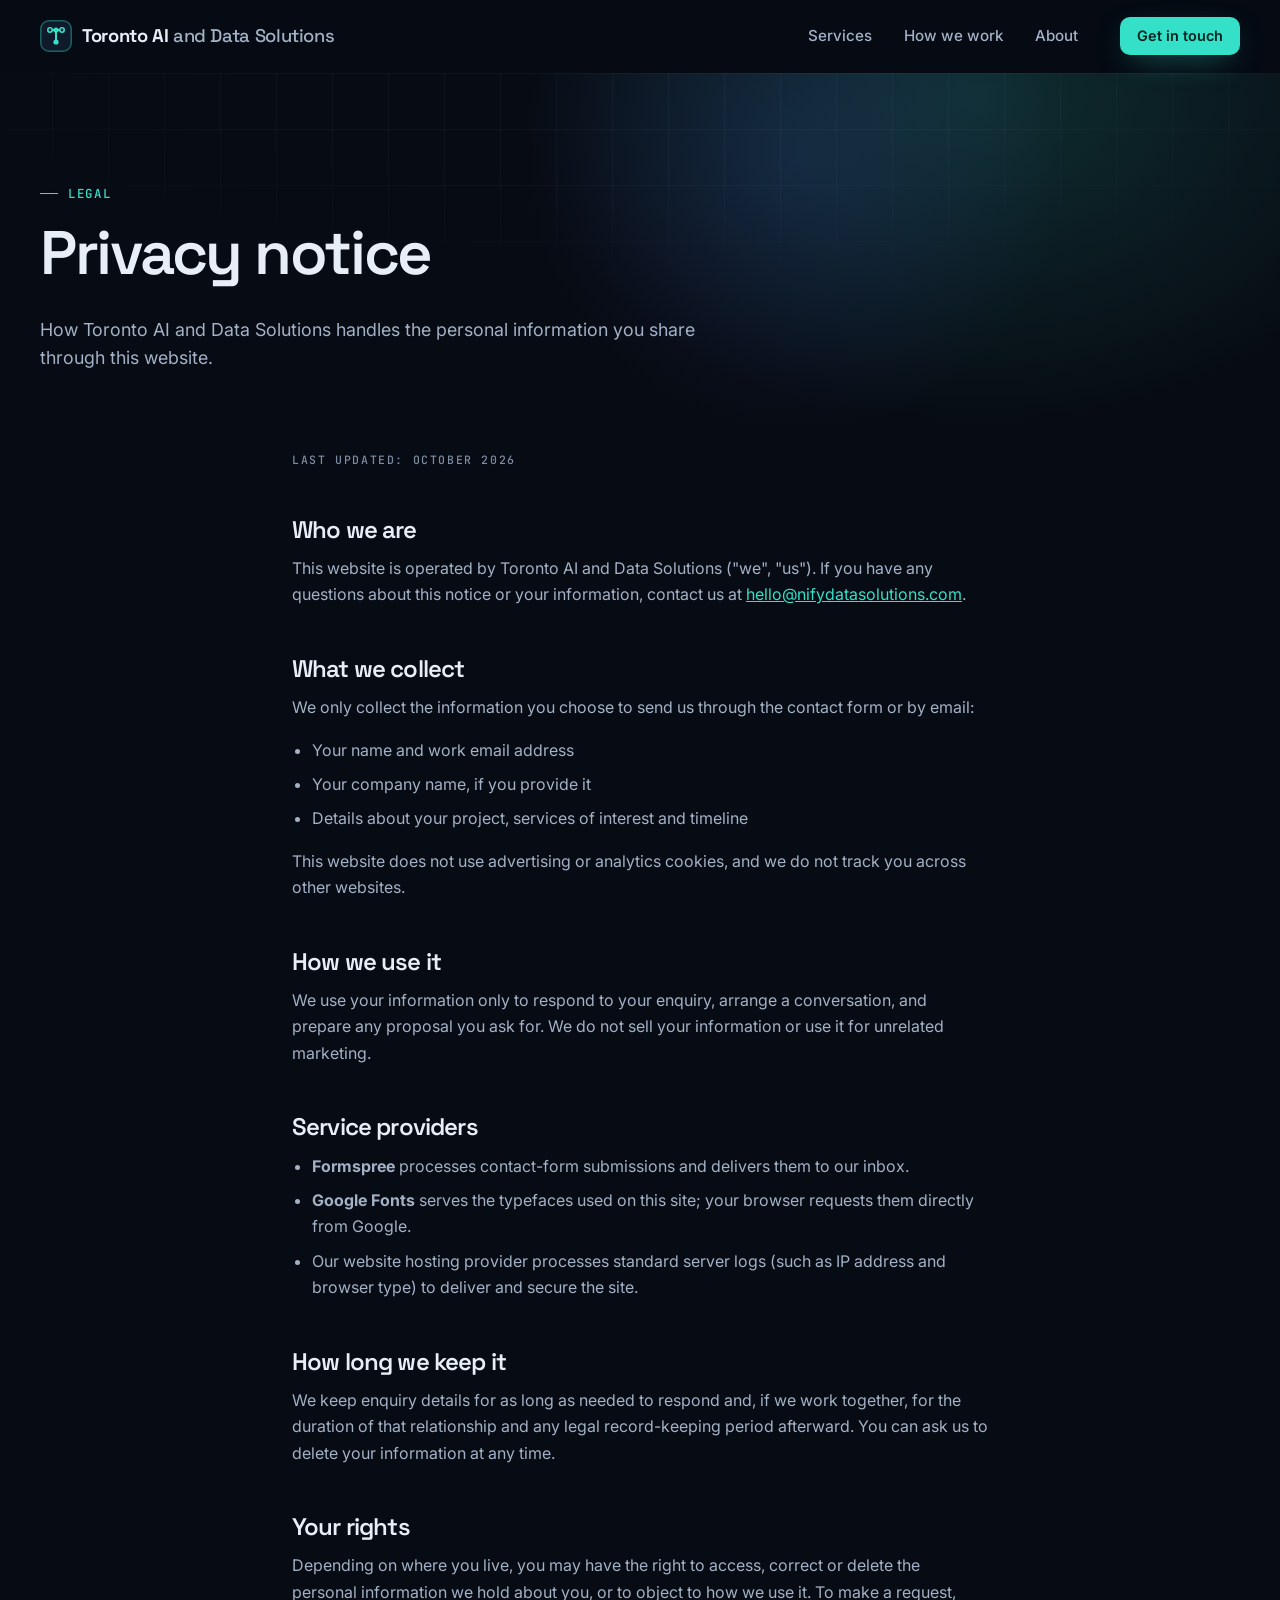
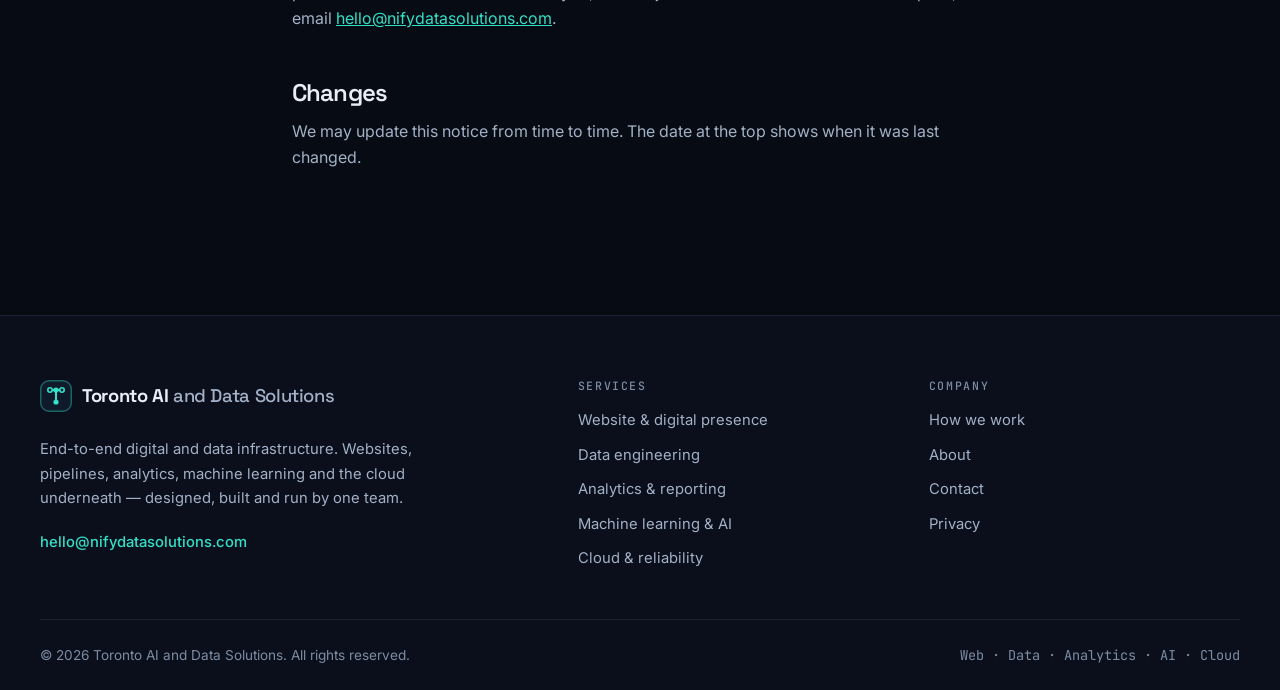
<file: privacy.html>
<!doctype html>
<html lang="en">
<head>
  <meta charset="utf-8">
  <meta name="viewport" content="width=device-width, initial-scale=1">
  <title>Privacy notice — Toronto AI and Data Solutions</title>
  <meta name="description" content="How Toronto AI and Data Solutions handles personal information shared through this website.">
  <link rel="canonical" href="https://singhkj1.github.io/TorontoAIandDataSolutions/privacy.html">
  <meta name="theme-color" content="#070b13">
  <link rel="icon" href="assets/img/favicon.svg" type="image/svg+xml">
  <link rel="apple-touch-icon" href="assets/img/apple-touch-icon.png">
  <meta property="og:type" content="website">
  <meta property="og:site_name" content="Toronto AI and Data Solutions">
  <meta property="og:title" content="Privacy notice — Toronto AI and Data Solutions">
  <meta property="og:description" content="How Toronto AI and Data Solutions handles personal information shared through this website.">
  <meta property="og:url" content="https://singhkj1.github.io/TorontoAIandDataSolutions/privacy.html">
  <meta property="og:image" content="https://singhkj1.github.io/TorontoAIandDataSolutions/assets/img/og-image.png">
  <meta name="twitter:card" content="summary_large_image">
  <link rel="preconnect" href="https://fonts.googleapis.com">
  <link rel="preconnect" href="https://fonts.gstatic.com" crossorigin>
  <link rel="stylesheet" href="https://fonts.googleapis.com/css2?family=Inter:wght@400;500;600&family=JetBrains+Mono:wght@400;500&family=Space+Grotesk:wght@500;600;700&display=swap">
  <link rel="stylesheet" href="assets/css/styles.css">
  <script>document.documentElement.classList.add("js");</script>
  <script src="assets/js/main.js" defer></script>
</head>
<body>
  <a class="skip-link" href="#main">Skip to content</a>

  <header class="site-header" data-header>
    <div class="container header-inner">
      <a class="brand" href="index.html" aria-label="Toronto AI and Data Solutions — home">
        <svg class="brand-mark" viewBox="0 0 32 32" fill="none" aria-hidden="true"><rect x=".75" y=".75" width="30.5" height="30.5" rx="8.25" fill="#0f1a2b" stroke="#35e0c8" stroke-opacity=".4" stroke-width="1.5"/><path d="M10 10h12M16 10v12" stroke="#35e0c8" stroke-width="2" stroke-linecap="round" stroke-linejoin="round"/><circle cx="16" cy="10" r="2.6" fill="#35e0c8"/><circle cx="16" cy="22" r="2.6" fill="#35e0c8"/><circle cx="10" cy="10" r="2.2" fill="#0f1a2b" stroke="#35e0c8" stroke-width="1.6"/><circle cx="22" cy="10" r="2.2" fill="#0f1a2b" stroke="#35e0c8" stroke-width="1.6"/></svg>
        <span class="brand-name">Toronto AI <span>and Data Solutions</span></span>
      </a>
      <button class="nav-toggle" type="button" aria-expanded="false" aria-controls="site-nav" aria-label="Open menu" data-nav-toggle><span></span><span></span></button>
      <nav class="site-nav" id="site-nav" aria-label="Main">
        <ul>
          <li><a href="services.html">Services</a></li>
          <li><a href="approach.html">How we work</a></li>
          <li><a href="about.html">About</a></li>
        </ul>
        <a class="btn btn-primary btn-sm nav-cta" href="contact.html">Get in touch</a>
      </nav>
    </div>
  </header>

  <main id="main">
    <section class="page-hero">
      <div class="container">
        <p class="eyebrow">Legal</p>
        <h1>Privacy notice</h1>
        <p class="lead">How Toronto AI and Data Solutions handles the personal information you share through this website.</p>
      </div>
    </section>

    <section class="section section--flush-top">
      <div class="container legal">
        <p><span class="mono-label">Last updated: October 2026</span></p>

        <h2>Who we are</h2>
        <p>This website is operated by Toronto AI and Data Solutions ("we", "us"). If you have any questions about this notice or your information, contact us at <a href="mailto:hello@nifydatasolutions.com">hello@nifydatasolutions.com</a>.</p>

        <h2>What we collect</h2>
        <p>We only collect the information you choose to send us through the contact form or by email:</p>
        <ul>
          <li>Your name and work email address</li>
          <li>Your company name, if you provide it</li>
          <li>Details about your project, services of interest and timeline</li>
        </ul>
        <p>This website does not use advertising or analytics cookies, and we do not track you across other websites.</p>

        <h2>How we use it</h2>
        <p>We use your information only to respond to your enquiry, arrange a conversation, and prepare any proposal you ask for. We do not sell your information or use it for unrelated marketing.</p>

        <h2>Service providers</h2>
        <ul>
          <li><strong>Formspree</strong> processes contact-form submissions and delivers them to our inbox.</li>
          <li><strong>Google Fonts</strong> serves the typefaces used on this site; your browser requests them directly from Google.</li>
          <li>Our website hosting provider processes standard server logs (such as IP address and browser type) to deliver and secure the site.</li>
        </ul>

        <h2>How long we keep it</h2>
        <p>We keep enquiry details for as long as needed to respond and, if we work together, for the duration of that relationship and any legal record-keeping period afterward. You can ask us to delete your information at any time.</p>

        <h2>Your rights</h2>
        <p>Depending on where you live, you may have the right to access, correct or delete the personal information we hold about you, or to object to how we use it. To make a request, email <a href="mailto:hello@nifydatasolutions.com">hello@nifydatasolutions.com</a>.</p>

        <h2>Changes</h2>
        <p>We may update this notice from time to time. The date at the top shows when it was last changed.</p>
      </div>
    </section>
  </main>

  <footer class="site-footer">
    <div class="container footer-grid">
      <div class="footer-brand">
        <a class="brand" href="index.html" aria-label="Toronto AI and Data Solutions — home">
          <svg class="brand-mark" viewBox="0 0 32 32" fill="none" aria-hidden="true"><rect x=".75" y=".75" width="30.5" height="30.5" rx="8.25" fill="#0f1a2b" stroke="#35e0c8" stroke-opacity=".4" stroke-width="1.5"/><path d="M10 10h12M16 10v12" stroke="#35e0c8" stroke-width="2" stroke-linecap="round" stroke-linejoin="round"/><circle cx="16" cy="10" r="2.6" fill="#35e0c8"/><circle cx="16" cy="22" r="2.6" fill="#35e0c8"/><circle cx="10" cy="10" r="2.2" fill="#0f1a2b" stroke="#35e0c8" stroke-width="1.6"/><circle cx="22" cy="10" r="2.2" fill="#0f1a2b" stroke="#35e0c8" stroke-width="1.6"/></svg>
          <span class="brand-name">Toronto AI <span>and Data Solutions</span></span>
        </a>
        <p>End-to-end digital and data infrastructure. Websites, pipelines, analytics, machine learning and the cloud underneath — designed, built and run by one team.</p>
        <a class="footer-email" href="mailto:hello@nifydatasolutions.com">hello@nifydatasolutions.com</a>
      </div>
      <nav aria-label="Services">
        <h2 class="footer-heading">Services</h2>
        <ul class="footer-links">
          <li><a href="services.html#web">Website &amp; digital presence</a></li>
          <li><a href="services.html#data-engineering">Data engineering</a></li>
          <li><a href="services.html#analytics">Analytics &amp; reporting</a></li>
          <li><a href="services.html#ml-ai">Machine learning &amp; AI</a></li>
          <li><a href="services.html#cloud">Cloud &amp; reliability</a></li>
        </ul>
      </nav>
      <nav aria-label="Company">
        <h2 class="footer-heading">Company</h2>
        <ul class="footer-links">
          <li><a href="approach.html">How we work</a></li>
          <li><a href="about.html">About</a></li>
          <li><a href="contact.html">Contact</a></li>
          <li><a href="privacy.html">Privacy</a></li>
        </ul>
      </nav>
    </div>
    <div class="container">
      <div class="footer-bottom">
        <p>© <span data-year>2026</span> Toronto AI and Data Solutions. All rights reserved.</p>
        <p class="mono">Web · Data · Analytics · AI · Cloud</p>
      </div>
    </div>
  </footer>
</body>
</html>
</file>
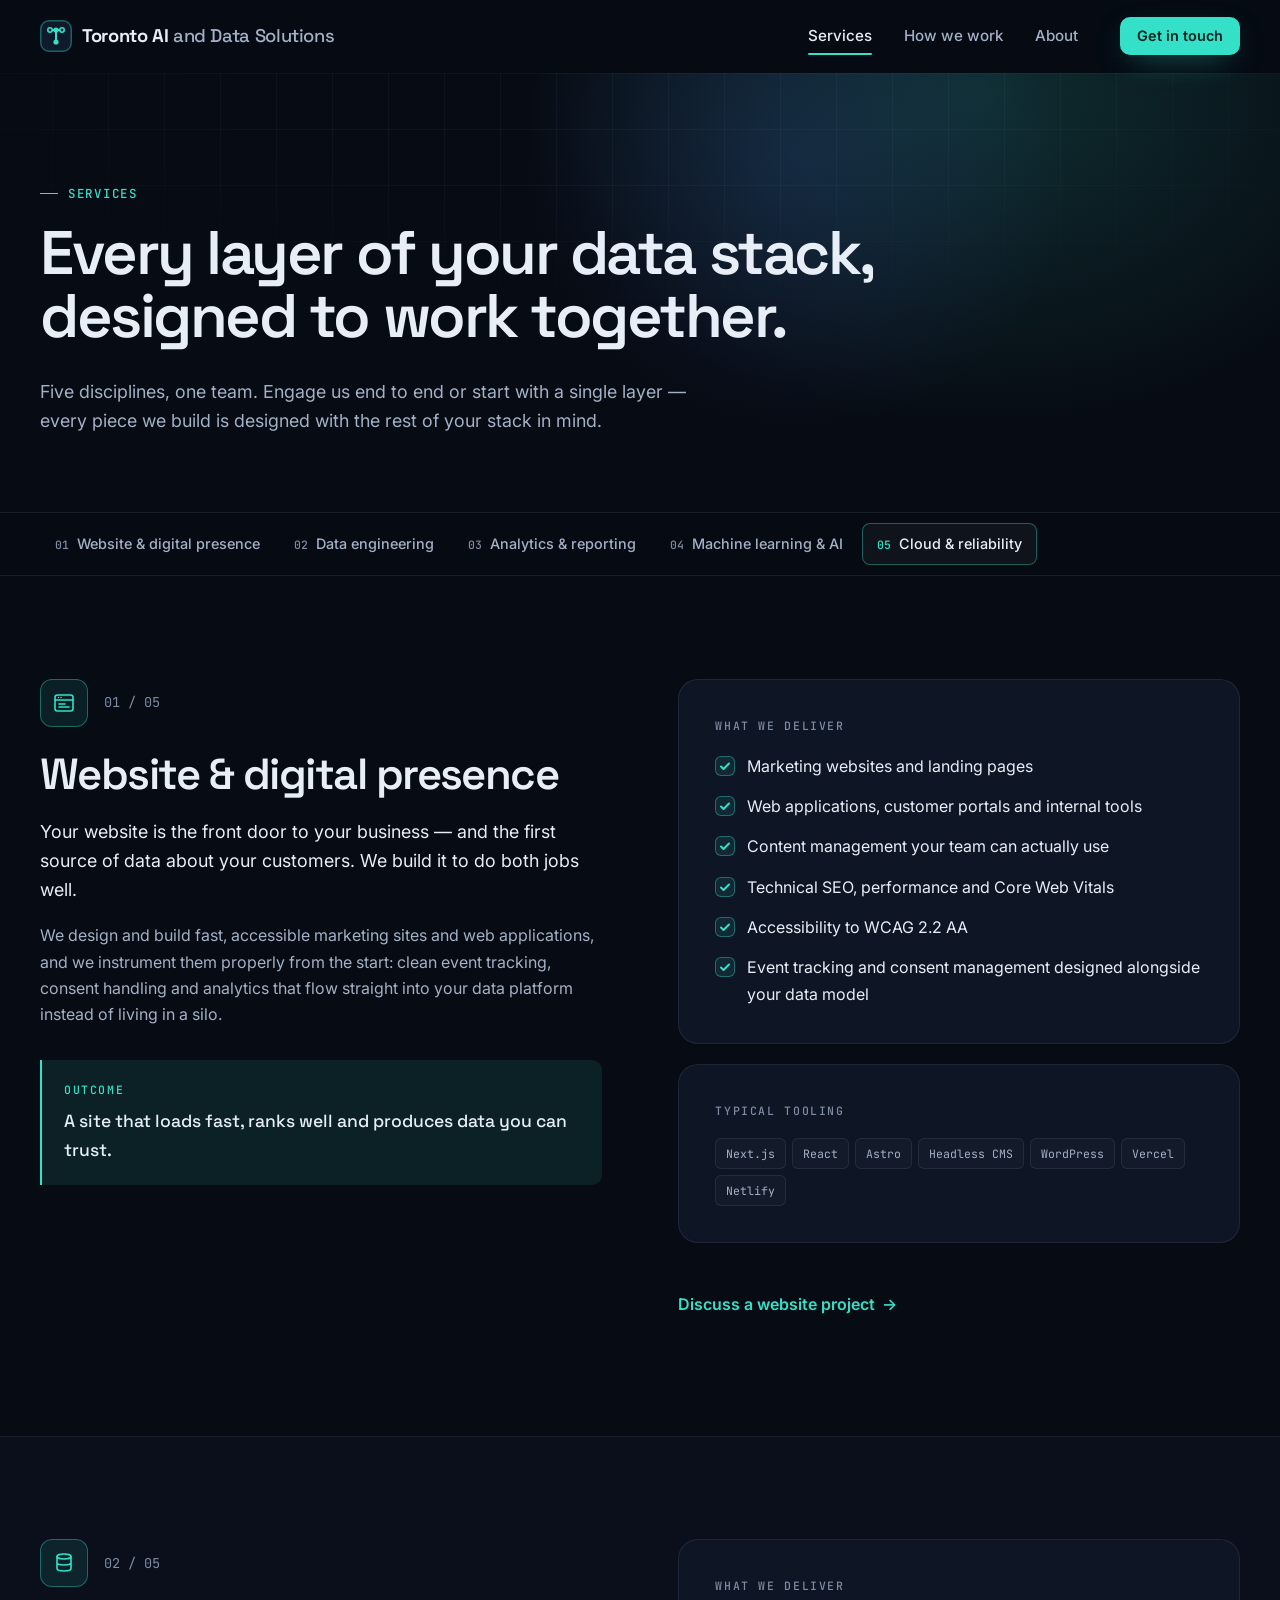
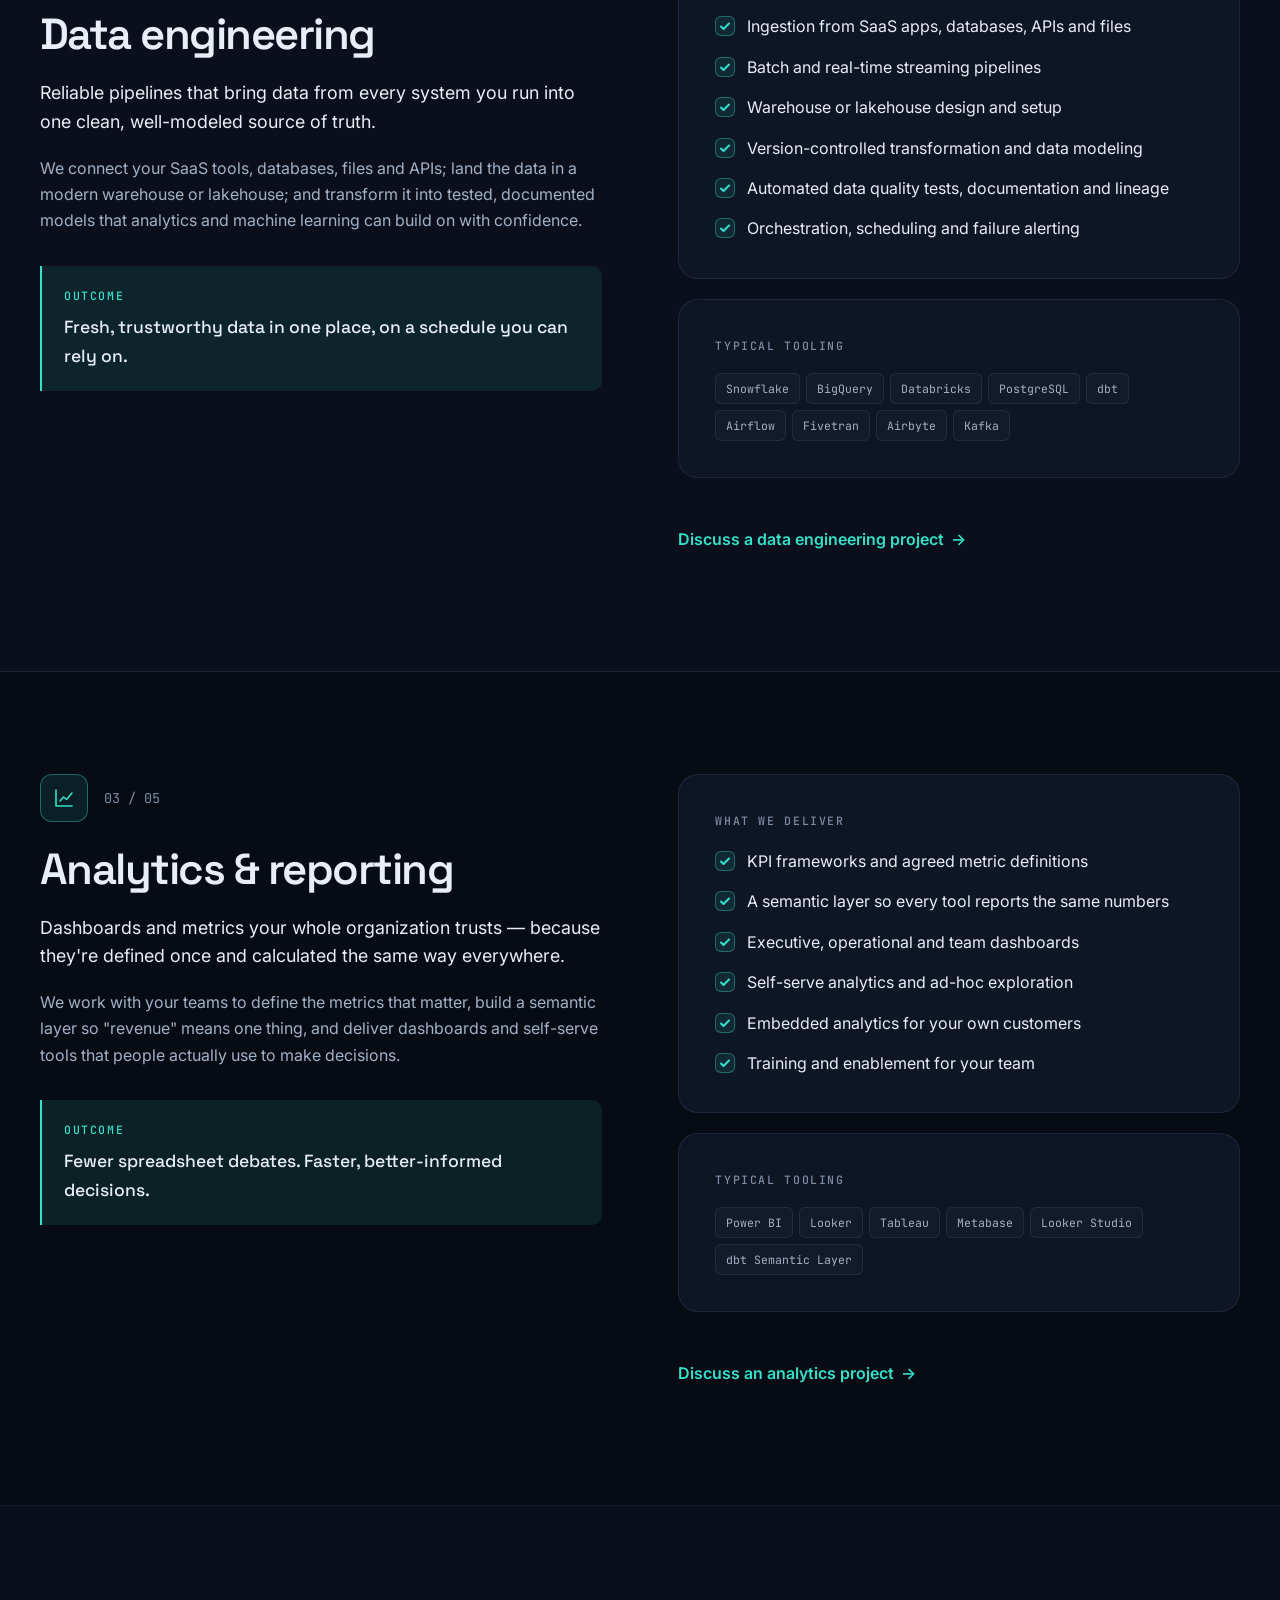
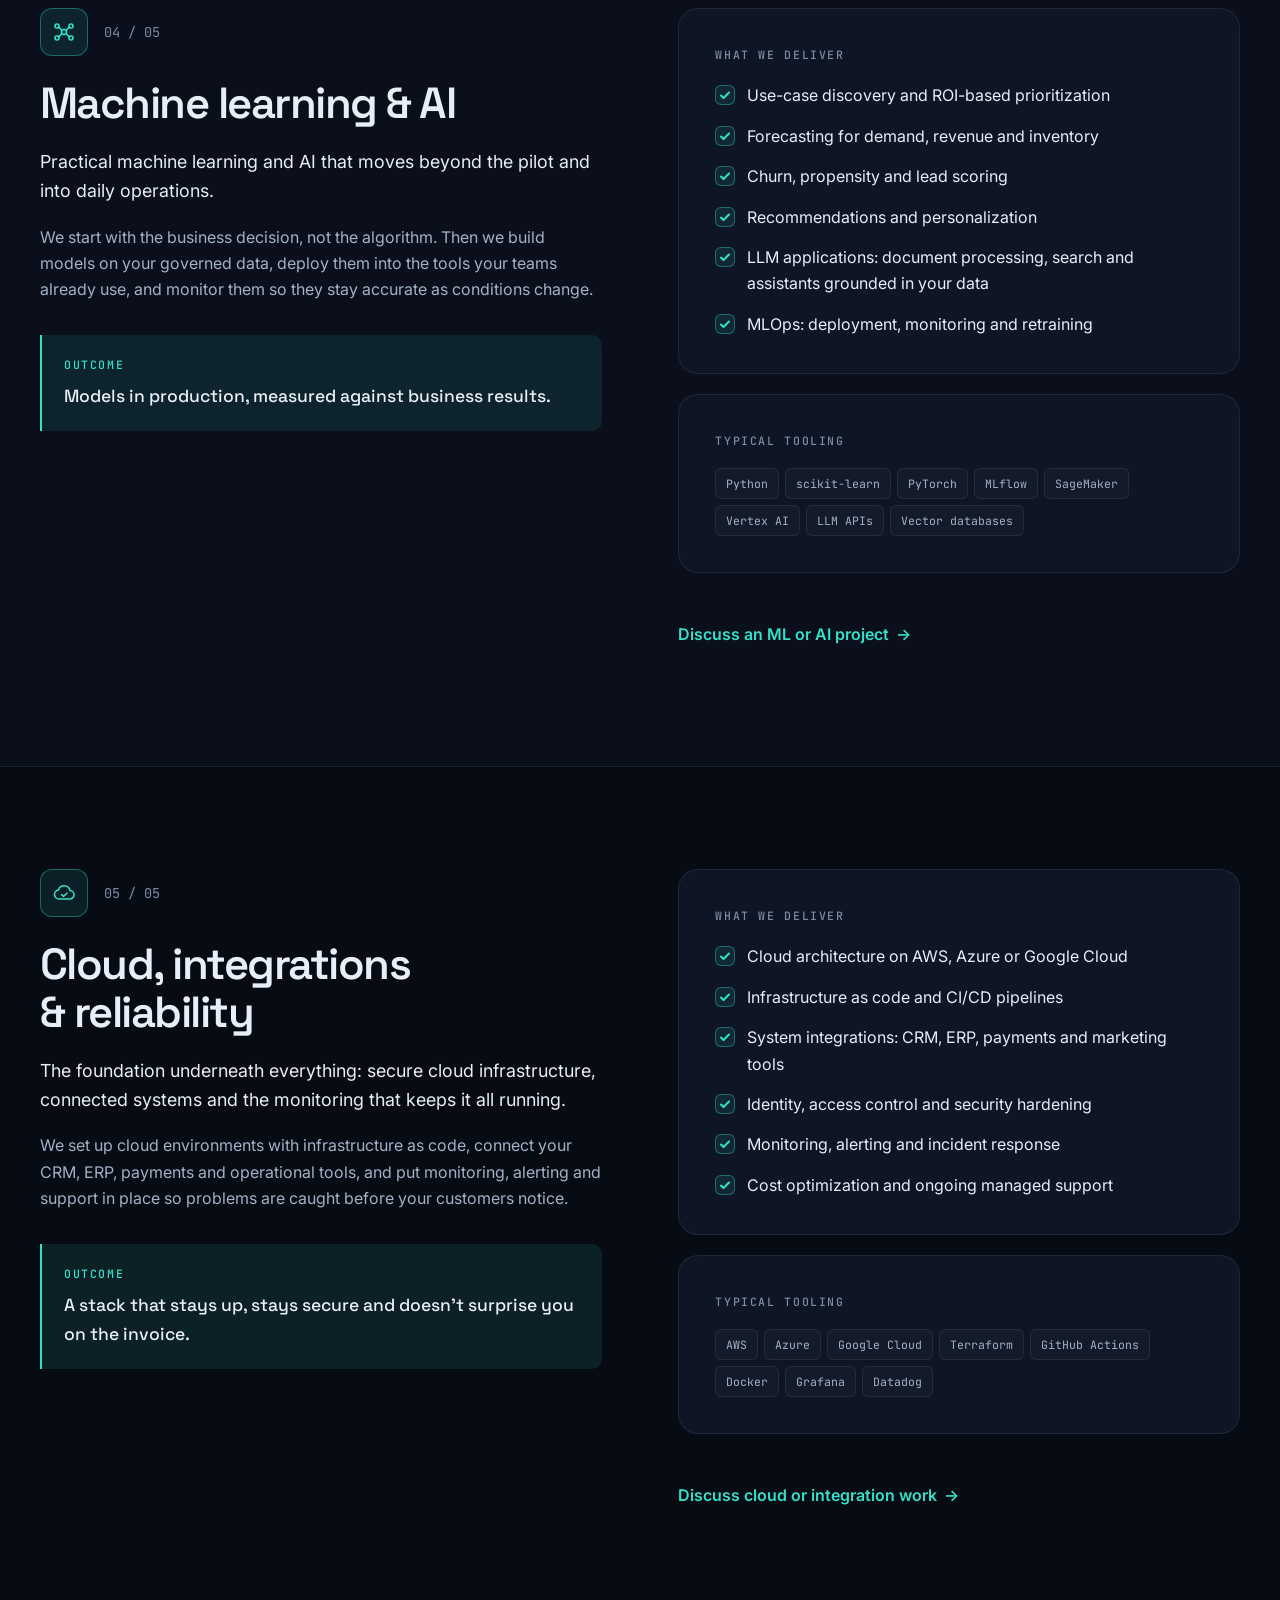
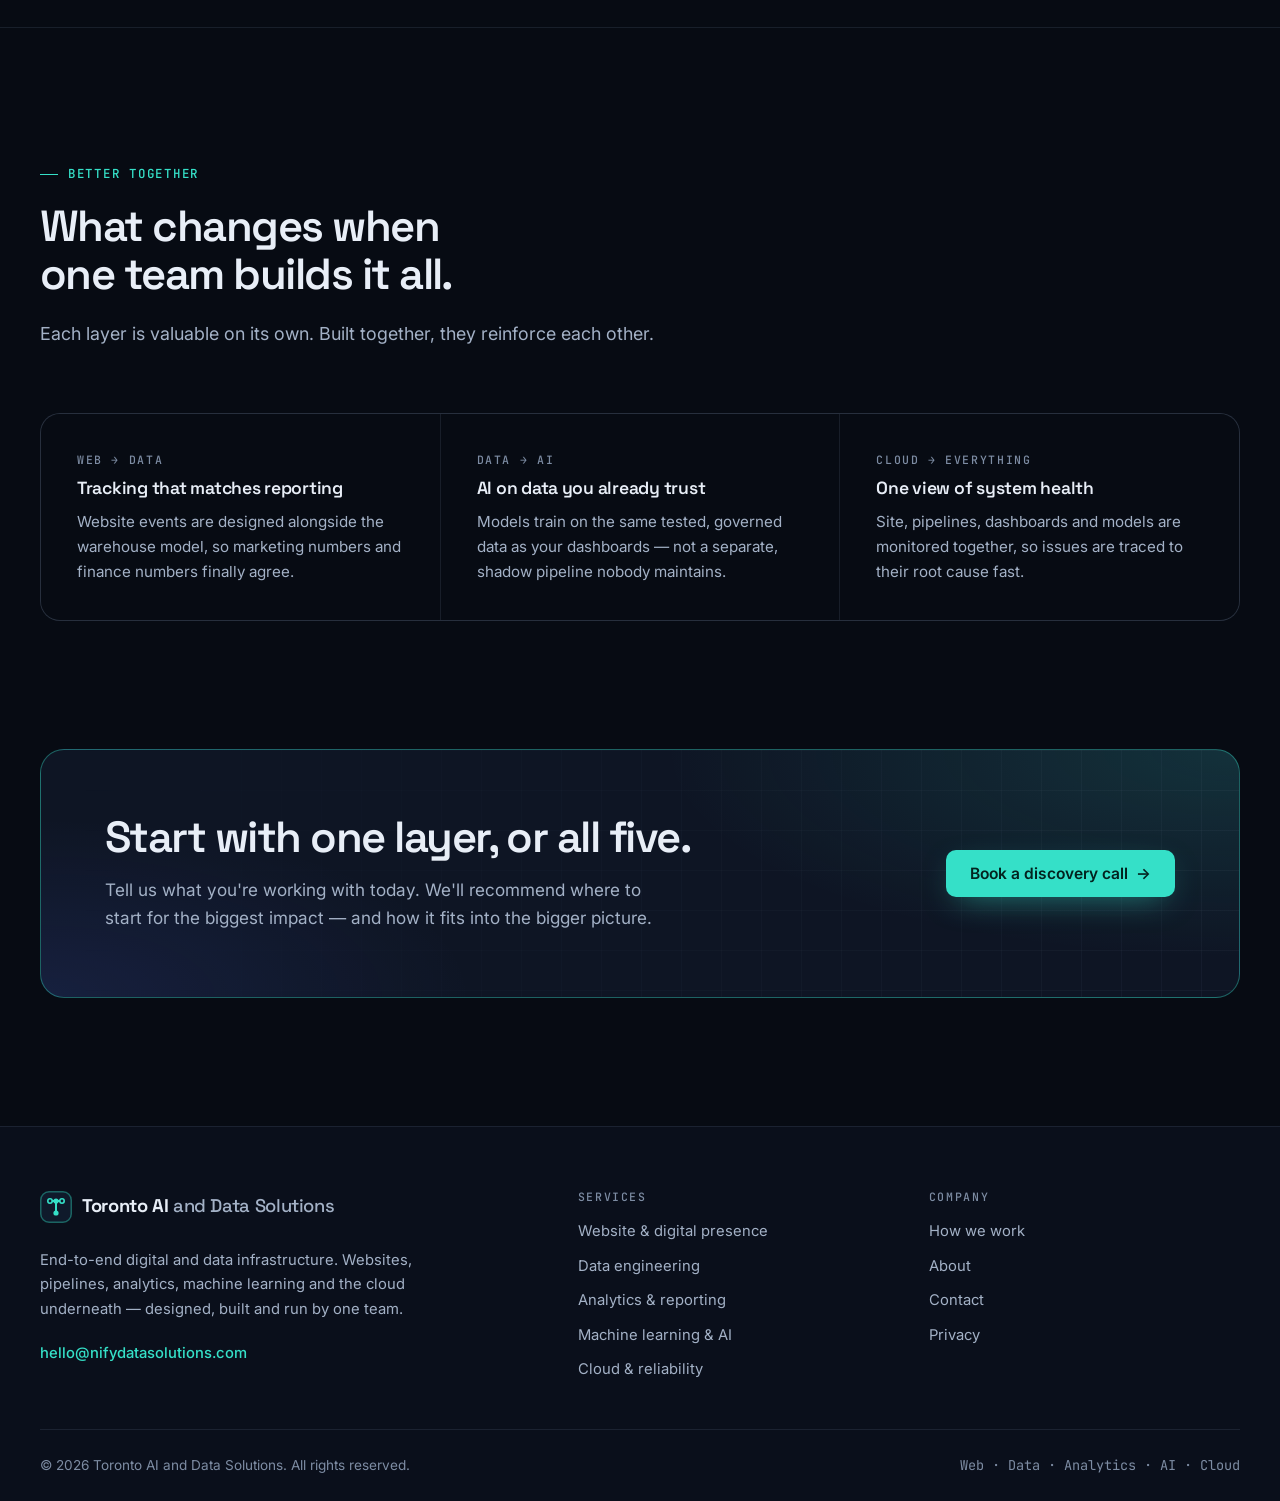
<file: services.html>
<!doctype html>
<html lang="en">
<head>
  <meta charset="utf-8">
  <meta name="viewport" content="width=device-width, initial-scale=1">
  <title>Services — Toronto AI and Data Solutions</title>
  <meta name="description" content="Website and digital presence, data engineering, analytics and reporting, machine learning and AI, and cloud reliability — designed to work together.">
  <link rel="canonical" href="https://singhkj1.github.io/TorontoAIandDataSolutions/services.html">
  <meta name="theme-color" content="#070b13">
  <link rel="icon" href="assets/img/favicon.svg" type="image/svg+xml">
  <link rel="apple-touch-icon" href="assets/img/apple-touch-icon.png">
  <meta property="og:type" content="website">
  <meta property="og:site_name" content="Toronto AI and Data Solutions">
  <meta property="og:title" content="Services — Every layer of your data stack">
  <meta property="og:description" content="Website and digital presence, data engineering, analytics and reporting, machine learning and AI, and cloud reliability — designed to work together.">
  <meta property="og:url" content="https://singhkj1.github.io/TorontoAIandDataSolutions/services.html">
  <meta property="og:image" content="https://singhkj1.github.io/TorontoAIandDataSolutions/assets/img/og-image.png">
  <meta name="twitter:card" content="summary_large_image">
  <link rel="preconnect" href="https://fonts.googleapis.com">
  <link rel="preconnect" href="https://fonts.gstatic.com" crossorigin>
  <link rel="stylesheet" href="https://fonts.googleapis.com/css2?family=Inter:wght@400;500;600&family=JetBrains+Mono:wght@400;500&family=Space+Grotesk:wght@500;600;700&display=swap">
  <link rel="stylesheet" href="assets/css/styles.css">
  <script>document.documentElement.classList.add("js");</script>
  <script src="assets/js/main.js" defer></script>
</head>
<body>
  <a class="skip-link" href="#main">Skip to content</a>

  <header class="site-header" data-header>
    <div class="container header-inner">
      <a class="brand" href="index.html" aria-label="Toronto AI and Data Solutions — home">
        <svg class="brand-mark" viewBox="0 0 32 32" fill="none" aria-hidden="true"><rect x=".75" y=".75" width="30.5" height="30.5" rx="8.25" fill="#0f1a2b" stroke="#35e0c8" stroke-opacity=".4" stroke-width="1.5"/><path d="M10 10h12M16 10v12" stroke="#35e0c8" stroke-width="2" stroke-linecap="round" stroke-linejoin="round"/><circle cx="16" cy="10" r="2.6" fill="#35e0c8"/><circle cx="16" cy="22" r="2.6" fill="#35e0c8"/><circle cx="10" cy="10" r="2.2" fill="#0f1a2b" stroke="#35e0c8" stroke-width="1.6"/><circle cx="22" cy="10" r="2.2" fill="#0f1a2b" stroke="#35e0c8" stroke-width="1.6"/></svg>
        <span class="brand-name">Toronto AI <span>and Data Solutions</span></span>
      </a>
      <button class="nav-toggle" type="button" aria-expanded="false" aria-controls="site-nav" aria-label="Open menu" data-nav-toggle><span></span><span></span></button>
      <nav class="site-nav" id="site-nav" aria-label="Main">
        <ul>
          <li><a href="services.html" aria-current="page">Services</a></li>
          <li><a href="approach.html">How we work</a></li>
          <li><a href="about.html">About</a></li>
        </ul>
        <a class="btn btn-primary btn-sm nav-cta" href="contact.html">Get in touch</a>
      </nav>
    </div>
  </header>

  <main id="main">
    <section class="page-hero">
      <div class="container">
        <p class="eyebrow">Services</p>
        <h1>Every layer of your data stack, designed to work together.</h1>
        <p class="lead">Five disciplines, one team. Engage us end to end or start with a single layer — every piece we build is designed with the rest of your stack in mind.</p>
      </div>
    </section>

    <nav class="subnav" aria-label="Services on this page" data-subnav>
      <div class="container">
        <ul>
          <li><a href="#web"><span>01</span>Website &amp; digital presence</a></li>
          <li><a href="#data-engineering"><span>02</span>Data engineering</a></li>
          <li><a href="#analytics"><span>03</span>Analytics &amp; reporting</a></li>
          <li><a href="#ml-ai"><span>04</span>Machine learning &amp; AI</a></li>
          <li><a href="#cloud"><span>05</span>Cloud &amp; reliability</a></li>
        </ul>
      </div>
    </nav>

    <section class="service-detail" id="web" aria-labelledby="web-title">
      <div class="container service-detail-grid">
        <div class="service-intro reveal">
          <div class="service-index">
            <div class="card-icon" aria-hidden="true">
              <svg viewBox="0 0 24 24" fill="none" stroke="currentColor" stroke-width="1.6" stroke-linecap="round" stroke-linejoin="round"><rect x="3" y="4" width="18" height="16" rx="2.5"/><path d="M3 9h18M6.5 6.5h.01M9 6.5h.01M7 13h6M7 16h10"/></svg>
            </div>
            <span class="mono">01 / 05</span>
          </div>
          <h2 id="web-title">Website &amp; digital presence</h2>
          <p class="lead">Your website is the front door to your business — and the first source of data about your customers. We build it to do both jobs well.</p>
          <p>We design and build fast, accessible marketing sites and web applications, and we instrument them properly from the start: clean event tracking, consent handling and analytics that flow straight into your data platform instead of living in a silo.</p>
          <div class="outcome">
            <span class="mono-label">Outcome</span>
            <p>A site that loads fast, ranks well and produces data you can trust.</p>
          </div>
        </div>
        <div class="reveal">
          <div class="panel">
            <span class="mono-label">What we deliver</span>
            <ul class="check-list">
              <li>Marketing websites and landing pages</li>
              <li>Web applications, customer portals and internal tools</li>
              <li>Content management your team can actually use</li>
              <li>Technical SEO, performance and Core Web Vitals</li>
              <li>Accessibility to WCAG 2.2 AA</li>
              <li>Event tracking and consent management designed alongside your data model</li>
            </ul>
          </div>
          <div class="panel">
            <span class="mono-label">Typical tooling</span>
            <ul class="chips"><li>Next.js</li><li>React</li><li>Astro</li><li>Headless CMS</li><li>WordPress</li><li>Vercel</li><li>Netlify</li></ul>
          </div>
          <p class="section-foot"><a class="text-link" href="contact.html?service=web">Discuss a website project <span class="arrow" aria-hidden="true">→</span></a></p>
        </div>
      </div>
    </section>

    <section class="service-detail" id="data-engineering" aria-labelledby="de-title">
      <div class="container service-detail-grid">
        <div class="service-intro reveal">
          <div class="service-index">
            <div class="card-icon" aria-hidden="true">
              <svg viewBox="0 0 24 24" fill="none" stroke="currentColor" stroke-width="1.6" stroke-linecap="round" stroke-linejoin="round"><ellipse cx="12" cy="5.5" rx="7" ry="2.5"/><path d="M5 5.5v6c0 1.4 3.1 2.5 7 2.5s7-1.1 7-2.5v-6M5 11.5v6c0 1.4 3.1 2.5 7 2.5s7-1.1 7-2.5v-6"/></svg>
            </div>
            <span class="mono">02 / 05</span>
          </div>
          <h2 id="de-title">Data engineering</h2>
          <p class="lead">Reliable pipelines that bring data from every system you run into one clean, well-modeled source of truth.</p>
          <p>We connect your SaaS tools, databases, files and APIs; land the data in a modern warehouse or lakehouse; and transform it into tested, documented models that analytics and machine learning can build on with confidence.</p>
          <div class="outcome">
            <span class="mono-label">Outcome</span>
            <p>Fresh, trustworthy data in one place, on a schedule you can rely on.</p>
          </div>
        </div>
        <div class="reveal">
          <div class="panel">
            <span class="mono-label">What we deliver</span>
            <ul class="check-list">
              <li>Ingestion from SaaS apps, databases, APIs and files</li>
              <li>Batch and real-time streaming pipelines</li>
              <li>Warehouse or lakehouse design and setup</li>
              <li>Version-controlled transformation and data modeling</li>
              <li>Automated data quality tests, documentation and lineage</li>
              <li>Orchestration, scheduling and failure alerting</li>
            </ul>
          </div>
          <div class="panel">
            <span class="mono-label">Typical tooling</span>
            <ul class="chips"><li>Snowflake</li><li>BigQuery</li><li>Databricks</li><li>PostgreSQL</li><li>dbt</li><li>Airflow</li><li>Fivetran</li><li>Airbyte</li><li>Kafka</li></ul>
          </div>
          <p class="section-foot"><a class="text-link" href="contact.html?service=data-engineering">Discuss a data engineering project <span class="arrow" aria-hidden="true">→</span></a></p>
        </div>
      </div>
    </section>

    <section class="service-detail" id="analytics" aria-labelledby="an-title">
      <div class="container service-detail-grid">
        <div class="service-intro reveal">
          <div class="service-index">
            <div class="card-icon" aria-hidden="true">
              <svg viewBox="0 0 24 24" fill="none" stroke="currentColor" stroke-width="1.6" stroke-linecap="round" stroke-linejoin="round"><path d="M4 4v16h16"/><path d="M8 15l3.5-4 3 2.5L20 7"/></svg>
            </div>
            <span class="mono">03 / 05</span>
          </div>
          <h2 id="an-title">Analytics &amp; reporting</h2>
          <p class="lead">Dashboards and metrics your whole organization trusts — because they're defined once and calculated the same way everywhere.</p>
          <p>We work with your teams to define the metrics that matter, build a semantic layer so "revenue" means one thing, and deliver dashboards and self-serve tools that people actually use to make decisions.</p>
          <div class="outcome">
            <span class="mono-label">Outcome</span>
            <p>Fewer spreadsheet debates. Faster, better-informed decisions.</p>
          </div>
        </div>
        <div class="reveal">
          <div class="panel">
            <span class="mono-label">What we deliver</span>
            <ul class="check-list">
              <li>KPI frameworks and agreed metric definitions</li>
              <li>A semantic layer so every tool reports the same numbers</li>
              <li>Executive, operational and team dashboards</li>
              <li>Self-serve analytics and ad-hoc exploration</li>
              <li>Embedded analytics for your own customers</li>
              <li>Training and enablement for your team</li>
            </ul>
          </div>
          <div class="panel">
            <span class="mono-label">Typical tooling</span>
            <ul class="chips"><li>Power BI</li><li>Looker</li><li>Tableau</li><li>Metabase</li><li>Looker Studio</li><li>dbt Semantic Layer</li></ul>
          </div>
          <p class="section-foot"><a class="text-link" href="contact.html?service=analytics">Discuss an analytics project <span class="arrow" aria-hidden="true">→</span></a></p>
        </div>
      </div>
    </section>

    <section class="service-detail" id="ml-ai" aria-labelledby="ml-title">
      <div class="container service-detail-grid">
        <div class="service-intro reveal">
          <div class="service-index">
            <div class="card-icon" aria-hidden="true">
              <svg viewBox="0 0 24 24" fill="none" stroke="currentColor" stroke-width="1.6" stroke-linecap="round" stroke-linejoin="round"><circle cx="5" cy="6" r="2"/><circle cx="5" cy="18" r="2"/><circle cx="12" cy="12" r="2.5"/><circle cx="19" cy="6" r="2"/><circle cx="19" cy="18" r="2"/><path d="M6.7 7.1l3.3 3.2M6.7 16.9l3.3-3.2M17.3 7.1L14 10.3M17.3 16.9L14 13.7"/></svg>
            </div>
            <span class="mono">04 / 05</span>
          </div>
          <h2 id="ml-title">Machine learning &amp; AI</h2>
          <p class="lead">Practical machine learning and AI that moves beyond the pilot and into daily operations.</p>
          <p>We start with the business decision, not the algorithm. Then we build models on your governed data, deploy them into the tools your teams already use, and monitor them so they stay accurate as conditions change.</p>
          <div class="outcome">
            <span class="mono-label">Outcome</span>
            <p>Models in production, measured against business results.</p>
          </div>
        </div>
        <div class="reveal">
          <div class="panel">
            <span class="mono-label">What we deliver</span>
            <ul class="check-list">
              <li>Use-case discovery and ROI-based prioritization</li>
              <li>Forecasting for demand, revenue and inventory</li>
              <li>Churn, propensity and lead scoring</li>
              <li>Recommendations and personalization</li>
              <li>LLM applications: document processing, search and assistants grounded in your data</li>
              <li>MLOps: deployment, monitoring and retraining</li>
            </ul>
          </div>
          <div class="panel">
            <span class="mono-label">Typical tooling</span>
            <ul class="chips"><li>Python</li><li>scikit-learn</li><li>PyTorch</li><li>MLflow</li><li>SageMaker</li><li>Vertex AI</li><li>LLM APIs</li><li>Vector databases</li></ul>
          </div>
          <p class="section-foot"><a class="text-link" href="contact.html?service=ml-ai">Discuss an ML or AI project <span class="arrow" aria-hidden="true">→</span></a></p>
        </div>
      </div>
    </section>

    <section class="service-detail" id="cloud" aria-labelledby="cloud-title">
      <div class="container service-detail-grid">
        <div class="service-intro reveal">
          <div class="service-index">
            <div class="card-icon" aria-hidden="true">
              <svg viewBox="0 0 24 24" fill="none" stroke="currentColor" stroke-width="1.6" stroke-linecap="round" stroke-linejoin="round"><path d="M7 18a4.5 4.5 0 0 1-.6-8.96A6 6 0 0 1 18 9.5a4 4 0 0 1-.5 8.5H7z"/><path d="M9.5 13.5l2 2 3.5-3.5"/></svg>
            </div>
            <span class="mono">05 / 05</span>
          </div>
          <h2 id="cloud-title">Cloud, integrations &amp; reliability</h2>
          <p class="lead">The foundation underneath everything: secure cloud infrastructure, connected systems and the monitoring that keeps it all running.</p>
          <p>We set up cloud environments with infrastructure as code, connect your CRM, ERP, payments and operational tools, and put monitoring, alerting and support in place so problems are caught before your customers notice.</p>
          <div class="outcome">
            <span class="mono-label">Outcome</span>
            <p>A stack that stays up, stays secure and doesn't surprise you on the invoice.</p>
          </div>
        </div>
        <div class="reveal">
          <div class="panel">
            <span class="mono-label">What we deliver</span>
            <ul class="check-list">
              <li>Cloud architecture on AWS, Azure or Google Cloud</li>
              <li>Infrastructure as code and CI/CD pipelines</li>
              <li>System integrations: CRM, ERP, payments and marketing tools</li>
              <li>Identity, access control and security hardening</li>
              <li>Monitoring, alerting and incident response</li>
              <li>Cost optimization and ongoing managed support</li>
            </ul>
          </div>
          <div class="panel">
            <span class="mono-label">Typical tooling</span>
            <ul class="chips"><li>AWS</li><li>Azure</li><li>Google Cloud</li><li>Terraform</li><li>GitHub Actions</li><li>Docker</li><li>Grafana</li><li>Datadog</li></ul>
          </div>
          <p class="section-foot"><a class="text-link" href="contact.html?service=cloud">Discuss cloud or integration work <span class="arrow" aria-hidden="true">→</span></a></p>
        </div>
      </div>
    </section>

    <section class="section" aria-labelledby="together-title">
      <div class="container">
        <div class="section-head reveal">
          <p class="eyebrow">Better together</p>
          <h2 id="together-title">What changes when one team builds it all.</h2>
          <p class="lead">Each layer is valuable on its own. Built together, they reinforce each other.</p>
        </div>
        <div class="features features--3 reveal">
          <div class="feature">
            <span class="mono-label">Web → Data</span>
            <h3>Tracking that matches reporting</h3>
            <p>Website events are designed alongside the warehouse model, so marketing numbers and finance numbers finally agree.</p>
          </div>
          <div class="feature">
            <span class="mono-label">Data → AI</span>
            <h3>AI on data you already trust</h3>
            <p>Models train on the same tested, governed data as your dashboards — not a separate, shadow pipeline nobody maintains.</p>
          </div>
          <div class="feature">
            <span class="mono-label">Cloud → Everything</span>
            <h3>One view of system health</h3>
            <p>Site, pipelines, dashboards and models are monitored together, so issues are traced to their root cause fast.</p>
          </div>
        </div>
      </div>
    </section>

    <section class="cta-band" aria-labelledby="cta-title">
      <div class="container">
        <div class="cta-inner reveal">
          <div>
            <h2 id="cta-title">Start with one layer, or all five.</h2>
            <p>Tell us what you're working with today. We'll recommend where to start for the biggest impact — and how it fits into the bigger picture.</p>
          </div>
          <div class="actions">
            <a class="btn btn-primary" href="contact.html">Book a discovery call <span class="arrow" aria-hidden="true">→</span></a>
          </div>
        </div>
      </div>
    </section>
  </main>

  <footer class="site-footer">
    <div class="container footer-grid">
      <div class="footer-brand">
        <a class="brand" href="index.html" aria-label="Toronto AI and Data Solutions — home">
          <svg class="brand-mark" viewBox="0 0 32 32" fill="none" aria-hidden="true"><rect x=".75" y=".75" width="30.5" height="30.5" rx="8.25" fill="#0f1a2b" stroke="#35e0c8" stroke-opacity=".4" stroke-width="1.5"/><path d="M10 10h12M16 10v12" stroke="#35e0c8" stroke-width="2" stroke-linecap="round" stroke-linejoin="round"/><circle cx="16" cy="10" r="2.6" fill="#35e0c8"/><circle cx="16" cy="22" r="2.6" fill="#35e0c8"/><circle cx="10" cy="10" r="2.2" fill="#0f1a2b" stroke="#35e0c8" stroke-width="1.6"/><circle cx="22" cy="10" r="2.2" fill="#0f1a2b" stroke="#35e0c8" stroke-width="1.6"/></svg>
          <span class="brand-name">Toronto AI <span>and Data Solutions</span></span>
        </a>
        <p>End-to-end digital and data infrastructure. Websites, pipelines, analytics, machine learning and the cloud underneath — designed, built and run by one team.</p>
        <a class="footer-email" href="mailto:hello@nifydatasolutions.com">hello@nifydatasolutions.com</a>
      </div>
      <nav aria-label="Services">
        <h2 class="footer-heading">Services</h2>
        <ul class="footer-links">
          <li><a href="services.html#web">Website &amp; digital presence</a></li>
          <li><a href="services.html#data-engineering">Data engineering</a></li>
          <li><a href="services.html#analytics">Analytics &amp; reporting</a></li>
          <li><a href="services.html#ml-ai">Machine learning &amp; AI</a></li>
          <li><a href="services.html#cloud">Cloud &amp; reliability</a></li>
        </ul>
      </nav>
      <nav aria-label="Company">
        <h2 class="footer-heading">Company</h2>
        <ul class="footer-links">
          <li><a href="approach.html">How we work</a></li>
          <li><a href="about.html">About</a></li>
          <li><a href="contact.html">Contact</a></li>
          <li><a href="privacy.html">Privacy</a></li>
        </ul>
      </nav>
    </div>
    <div class="container">
      <div class="footer-bottom">
        <p>© <span data-year>2026</span> Toronto AI and Data Solutions. All rights reserved.</p>
        <p class="mono">Web · Data · Analytics · AI · Cloud</p>
      </div>
    </div>
  </footer>
</body>
</html>
</file>
<file: assets/css/styles.css>
/* ==========================================================================
   Toronto AI and Data Solutions — site styles
   Plain CSS, no build step. Design tokens live in :root.
   ========================================================================== */

:root {
  /* Surfaces */
  --bg: #070b13;
  --bg-alt: #0a0f1b;
  --surface: #0e1524;
  --surface-2: #121b2e;
  --surface-3: #18233a;

  /* Lines */
  --border: rgba(148, 170, 200, 0.12);
  --border-strong: rgba(148, 170, 200, 0.22);
  --grid-line: rgba(148, 170, 200, 0.055);

  /* Text */
  --text: #e8eef7;
  --text-muted: #a3b1c6;
  --text-dim: #7d8ca3;

  /* Accent */
  --accent: #35e0c8;
  --accent-strong: #6af2df;
  --accent-ink: #03231f;
  --accent-soft: rgba(53, 224, 200, 0.1);
  --accent-line: rgba(53, 224, 200, 0.38);
  --warn: #d9a75b;

  /* Type */
  --font-display: "Space Grotesk", ui-sans-serif, system-ui, sans-serif;
  --font-body: "Inter", ui-sans-serif, system-ui, -apple-system, "Segoe UI", sans-serif;
  --font-mono: "JetBrains Mono", ui-monospace, SFMono-Regular, Menlo, Consolas, monospace;

  /* Layout */
  --container: 1200px;
  --gutter: clamp(16px, 4vw, 32px);
  --header-h: 72px;
  --section-y: clamp(72px, 10vw, 128px);
  --radius-sm: 8px;
  --radius: 14px;
  --radius-lg: 20px;
  --shadow: 0 24px 64px -24px rgba(0, 0, 0, 0.7);

  color-scheme: dark;
}

/* --------------------------------------------------------------------------
   Base
   -------------------------------------------------------------------------- */

*,
*::before,
*::after {
  box-sizing: border-box;
}

html {
  -webkit-text-size-adjust: 100%;
  scroll-behavior: smooth;
  scroll-padding-top: calc(var(--header-h) + 72px);
}

body {
  margin: 0;
  min-height: 100vh;
  display: flex;
  flex-direction: column;
  background: var(--bg);
  color: var(--text);
  font-family: var(--font-body);
  font-size: 1rem;
  line-height: 1.65;
  -webkit-font-smoothing: antialiased;
  -moz-osx-font-smoothing: grayscale;
  text-rendering: optimizeLegibility;
  overflow-x: clip;
}

main {
  flex: 1;
}

body.nav-open {
  overflow: hidden;
}

h1,
h2,
h3,
h4 {
  margin: 0 0 0.5em;
  font-family: var(--font-display);
  font-weight: 600;
  line-height: 1.1;
  letter-spacing: -0.02em;
  color: var(--text);
  text-wrap: balance;
}

h1 {
  font-size: clamp(2.5rem, 5.4vw, 4.4rem);
  letter-spacing: -0.04em;
  line-height: 1.02;
}

h2 {
  font-size: clamp(1.95rem, 3.4vw, 2.9rem);
  letter-spacing: -0.035em;
}

h3 {
  font-size: 1.25rem;
  letter-spacing: -0.015em;
  line-height: 1.25;
}

p {
  margin: 0 0 1em;
}

a {
  color: inherit;
}

img,
svg {
  display: block;
  max-width: 100%;
}

ul,
ol {
  margin: 0;
  padding: 0;
}

::selection {
  background: rgba(53, 224, 200, 0.3);
  color: #fff;
}

:focus-visible {
  outline: 2px solid var(--accent);
  outline-offset: 3px;
  border-radius: 4px;
}

.skip-link {
  position: absolute;
  left: 16px;
  top: -100px;
  z-index: 100;
  padding: 10px 16px;
  border-radius: var(--radius-sm);
  background: var(--accent);
  color: var(--accent-ink);
  font-weight: 600;
  text-decoration: none;
}

.skip-link:focus {
  top: 12px;
}

.visually-hidden {
  position: absolute !important;
  width: 1px;
  height: 1px;
  padding: 0;
  margin: -1px;
  overflow: hidden;
  clip: rect(0, 0, 0, 0);
  white-space: nowrap;
  border: 0;
}

/* --------------------------------------------------------------------------
   Layout helpers
   -------------------------------------------------------------------------- */

.container {
  width: 100%;
  max-width: calc(var(--container) + var(--gutter) * 2);
  margin-inline: auto;
  padding-inline: var(--gutter);
}

.section {
  position: relative;
  padding-block: var(--section-y);
}

.section--alt {
  background: var(--bg-alt);
  border-block: 1px solid var(--border);
}

.section--tight {
  padding-block: clamp(56px, 7vw, 88px);
}

.section--flush-top {
  padding-top: 0;
}

.section-head {
  max-width: 760px;
  margin-bottom: clamp(40px, 5vw, 64px);
}

.section-head--center {
  margin-inline: auto;
  text-align: center;
}

.section-head--split {
  max-width: none;
  display: grid;
  grid-template-columns: 1.1fr 1fr;
  gap: 24px 64px;
  align-items: end;
}

.section-head--split h2,
.section-head--split .lead {
  margin-bottom: 0;
}

.eyebrow {
  display: inline-flex;
  align-items: center;
  gap: 10px;
  margin: 0 0 18px;
  font-family: var(--font-mono);
  font-size: 0.78rem;
  font-weight: 500;
  letter-spacing: 0.14em;
  text-transform: uppercase;
  color: var(--accent);
}

.eyebrow::before {
  content: "";
  width: 18px;
  height: 1px;
  background: currentColor;
}

.section-head--center .eyebrow::before {
  display: none;
}

.lead {
  font-size: clamp(1.075rem, 1.4vw, 1.2rem);
  line-height: 1.6;
  color: var(--text-muted);
}

.hl {
  color: var(--accent);
}

.mono {
  font-family: var(--font-mono);
}

.mono-label {
  display: block;
  margin-bottom: 8px;
  font-family: var(--font-mono);
  font-size: 0.72rem;
  font-weight: 500;
  letter-spacing: 0.14em;
  text-transform: uppercase;
  color: var(--text-dim);
}

/* --------------------------------------------------------------------------
   Buttons & links
   -------------------------------------------------------------------------- */

.btn {
  display: inline-flex;
  align-items: center;
  justify-content: center;
  gap: 0.55em;
  padding: 0.95em 1.45em;
  border: 1px solid transparent;
  border-radius: 10px;
  font: 600 0.975rem/1 var(--font-body);
  text-decoration: none;
  white-space: nowrap;
  cursor: pointer;
  transition: transform 0.2s ease, background-color 0.2s ease, border-color 0.2s ease,
    color 0.2s ease, box-shadow 0.2s ease;
}

.btn-primary {
  background: var(--accent);
  color: var(--accent-ink);
  box-shadow: 0 10px 32px -12px rgba(53, 224, 200, 0.6);
}

.btn-primary:hover {
  background: var(--accent-strong);
  transform: translateY(-1px);
  box-shadow: 0 14px 38px -12px rgba(53, 224, 200, 0.75);
}

.btn-secondary {
  background: rgba(255, 255, 255, 0.03);
  border-color: var(--border-strong);
  color: var(--text);
}

.btn-secondary:hover {
  border-color: var(--accent-line);
  background: var(--accent-soft);
}

.btn-sm {
  padding: 0.72em 1.1em;
  font-size: 0.9rem;
}

.btn .arrow,
.text-link .arrow {
  display: inline-block;
  transition: transform 0.2s ease;
}

.btn:hover .arrow,
.text-link:hover .arrow {
  transform: translateX(3px);
}

.btn[disabled] {
  opacity: 0.6;
  cursor: progress;
  transform: none;
}

.text-link {
  display: inline-flex;
  align-items: center;
  gap: 0.4em;
  color: var(--accent);
  font-weight: 600;
  text-decoration: none;
}

.text-link:hover {
  color: var(--accent-strong);
}

/* --------------------------------------------------------------------------
   Header & navigation
   -------------------------------------------------------------------------- */

.site-header {
  position: sticky;
  top: 0;
  z-index: 50;
  background: rgba(7, 11, 19, 0.7);
  -webkit-backdrop-filter: saturate(140%) blur(14px);
  backdrop-filter: saturate(140%) blur(14px);
  border-bottom: 1px solid transparent;
  transition: border-color 0.3s ease, background-color 0.3s ease;
}

.site-header.is-scrolled,
body.nav-open .site-header {
  background: rgba(7, 11, 19, 0.9);
  border-bottom-color: var(--border);
}

.header-inner {
  display: flex;
  align-items: center;
  justify-content: space-between;
  gap: 24px;
  height: var(--header-h);
}

.brand {
  display: inline-flex;
  align-items: center;
  gap: 10px;
  flex: none;
  font-family: var(--font-display);
  font-size: 1.15rem;
  font-weight: 700;
  letter-spacing: -0.02em;
  text-decoration: none;
  color: var(--text);
}

.brand-mark {
  width: 32px;
  height: 32px;
  flex: none;
}

.brand-name span {
  font-weight: 500;
  color: var(--text-muted);
}

/* The full name is too wide for one line beside the menu button on phones. */
@media (max-width: 420px) {
  .brand-name {
    font-size: 1.05rem;
    line-height: 1.1;
  }

  .brand-name span {
    display: block;
  }
}

.site-nav {
  display: flex;
  align-items: center;
  gap: 28px;
}

.site-nav ul {
  display: flex;
  gap: 4px;
  list-style: none;
}

.site-nav ul a {
  position: relative;
  display: block;
  padding: 8px 14px;
  border-radius: 8px;
  color: var(--text-muted);
  font-size: 0.95rem;
  font-weight: 500;
  text-decoration: none;
  transition: color 0.2s ease, background-color 0.2s ease;
}

.site-nav ul a:hover {
  color: var(--text);
  background: rgba(255, 255, 255, 0.04);
}

.site-nav ul a[aria-current="page"] {
  color: var(--text);
}

.site-nav ul a[aria-current="page"]::after {
  content: "";
  position: absolute;
  left: 14px;
  right: 14px;
  bottom: 2px;
  height: 2px;
  border-radius: 2px;
  background: var(--accent);
}

.nav-toggle {
  display: none;
  width: 44px;
  height: 44px;
  flex: none;
  flex-direction: column;
  align-items: center;
  justify-content: center;
  gap: 6px;
  padding: 0;
  border: 1px solid var(--border-strong);
  border-radius: 10px;
  background: transparent;
  color: var(--text);
  cursor: pointer;
}

.nav-toggle span {
  display: block;
  width: 18px;
  height: 1.5px;
  border-radius: 2px;
  background: currentColor;
  transition: transform 0.25s ease;
}

.nav-toggle[aria-expanded="true"] span:first-child {
  transform: translateY(3.75px) rotate(45deg);
}

.nav-toggle[aria-expanded="true"] span:last-child {
  transform: translateY(-3.75px) rotate(-45deg);
}

@media (max-width: 860px) {
  .nav-toggle {
    display: inline-flex;
  }

  /* Positioned against the sticky header (backdrop-filter makes the header the
     containing block for fixed children, so absolute is the reliable choice). */
  .site-nav {
    position: absolute;
    top: 100%;
    left: 0;
    right: 0;
    height: calc(100vh - var(--header-h));
    height: calc(100dvh - var(--header-h));
    flex-direction: column;
    align-items: stretch;
    gap: 28px;
    padding: 12px var(--gutter) 40px;
    background: var(--bg);
    border-top: 1px solid var(--border);
    overflow-y: auto;
    opacity: 0;
    visibility: hidden;
    transform: translateY(-8px);
    transition: opacity 0.2s ease, transform 0.2s ease, visibility 0s linear 0.2s;
  }

  .site-nav.is-open {
    opacity: 1;
    visibility: visible;
    transform: none;
    transition: opacity 0.2s ease, transform 0.2s ease;
  }

  .site-nav ul {
    flex-direction: column;
    gap: 0;
  }

  .site-nav ul a {
    padding: 18px 4px;
    border-bottom: 1px solid var(--border);
    border-radius: 0;
    font-family: var(--font-display);
    font-size: 1.4rem;
    color: var(--text);
  }

  .site-nav ul a:hover {
    background: transparent;
    color: var(--accent);
  }

  .site-nav ul a[aria-current="page"]::after {
    left: auto;
    right: 4px;
    top: 50%;
    bottom: auto;
    width: 8px;
    height: 8px;
    border-radius: 50%;
    transform: translateY(-50%);
  }

  .nav-cta {
    padding: 1.05em;
    font-size: 1rem;
  }
}

/* --------------------------------------------------------------------------
   Hero (home)
   -------------------------------------------------------------------------- */

.hero,
.page-hero {
  position: relative;
  isolation: isolate;
  overflow: hidden;
}

.hero::before,
.page-hero::before {
  content: "";
  position: absolute;
  inset: 0;
  z-index: -2;
  background-image: linear-gradient(var(--grid-line) 1px, transparent 1px),
    linear-gradient(90deg, var(--grid-line) 1px, transparent 1px);
  background-size: 56px 56px;
  background-position: center top;
  -webkit-mask-image: radial-gradient(ellipse 85% 75% at 50% 0%, #000 35%, transparent 80%);
  mask-image: radial-gradient(ellipse 85% 75% at 50% 0%, #000 35%, transparent 80%);
}

.hero::after,
.page-hero::after {
  content: "";
  position: absolute;
  z-index: -1;
  top: -320px;
  right: -160px;
  width: 920px;
  height: 680px;
  background: radial-gradient(closest-side, rgba(53, 224, 200, 0.16), transparent),
    radial-gradient(closest-side at 30% 60%, rgba(84, 110, 255, 0.14), transparent);
  pointer-events: none;
}

.hero {
  padding-block: clamp(40px, 6vw, 88px) clamp(32px, 5vw, 72px);
}

.hero-grid {
  display: grid;
  grid-template-columns: minmax(0, 1.1fr) minmax(0, 1fr);
  gap: clamp(40px, 5vw, 72px);
  align-items: center;
}

.hero h1 {
  margin-bottom: 24px;
  font-size: clamp(2.35rem, 4vw, 3.15rem);
}

.hero h1 span {
  display: block;
}

.hero .lead {
  max-width: 560px;
  margin-bottom: 36px;
}

.status-pill {
  display: inline-flex;
  align-items: center;
  gap: 10px;
  margin: 0 0 28px;
  padding: 7px 14px 7px 12px;
  border: 1px solid var(--border-strong);
  border-radius: 999px;
  background: rgba(255, 255, 255, 0.025);
  font-family: var(--font-mono);
  font-size: 0.75rem;
  letter-spacing: 0.08em;
  text-transform: uppercase;
  color: var(--text-muted);
}

.pulse {
  position: relative;
  width: 8px;
  height: 8px;
  flex: none;
  border-radius: 50%;
  background: var(--accent);
}

.pulse::after {
  content: "";
  position: absolute;
  inset: -4px;
  border-radius: 50%;
  border: 1px solid var(--accent);
  opacity: 0;
  animation: pulse 2.4s ease-out infinite;
}

@keyframes pulse {
  0% {
    transform: scale(0.6);
    opacity: 0.8;
  }
  100% {
    transform: scale(1.8);
    opacity: 0;
  }
}

.actions {
  display: flex;
  flex-wrap: wrap;
  gap: 12px;
}

.hero-layers {
  display: flex;
  flex-wrap: wrap;
  gap: 8px 18px;
  margin-top: 44px;
  padding-top: 24px;
  border-top: 1px solid var(--border);
  list-style: none;
  font-family: var(--font-mono);
  font-size: 0.78rem;
  color: var(--text-dim);
}

.hero-layers li {
  display: inline-flex;
  align-items: center;
  gap: 8px;
}

.hero-layers li::before {
  content: "";
  width: 5px;
  height: 5px;
  border-radius: 1px;
  background: var(--accent);
  opacity: 0.7;
}

/* Platform window illustration */

.platform {
  position: relative;
  margin: 0;
  border: 1px solid var(--border-strong);
  border-radius: var(--radius-lg);
  background: linear-gradient(180deg, rgba(20, 30, 50, 0.92), rgba(12, 18, 32, 0.92));
  box-shadow: var(--shadow), inset 0 1px 0 rgba(255, 255, 255, 0.04);
  overflow: hidden;
}

.platform-bar {
  display: flex;
  align-items: center;
  gap: 14px;
  padding: 12px 16px;
  border-bottom: 1px solid var(--border);
  font-family: var(--font-mono);
  font-size: 0.74rem;
  color: var(--text-dim);
}

.platform-dots {
  display: flex;
  gap: 6px;
}

.platform-dots i {
  width: 10px;
  height: 10px;
  border-radius: 50%;
  background: #26324a;
}

.platform-status {
  display: inline-flex;
  align-items: center;
  gap: 8px;
  margin-left: auto;
  color: var(--accent);
}

.platform-status .pulse {
  width: 6px;
  height: 6px;
}

.platform-body {
  padding: 18px 18px 10px;
}

.platform-foot {
  display: grid;
  grid-template-columns: repeat(3, 1fr);
  border-top: 1px solid var(--border);
}

.platform-foot div {
  padding: 14px 18px;
  font-family: var(--font-mono);
  font-size: 0.7rem;
  color: var(--text-dim);
  letter-spacing: 0.04em;
}

.platform-foot div + div {
  border-left: 1px solid var(--border);
}

.platform-foot strong {
  display: block;
  margin-top: 4px;
  font-family: var(--font-display);
  font-size: 1.05rem;
  font-weight: 600;
  letter-spacing: -0.01em;
  color: var(--text);
}

/* SVG diagram parts */
.dg-col {
  font-family: var(--font-mono);
  font-size: 10px;
  letter-spacing: 0.16em;
  fill: var(--text-dim);
}

.dg-node {
  fill: var(--surface-2);
  stroke: var(--border-strong);
}

.dg-node--accent {
  fill: rgba(53, 224, 200, 0.07);
  stroke: var(--accent-line);
}

.dg-label {
  font-family: var(--font-display);
  font-size: 14px;
  font-weight: 500;
  fill: var(--text);
}

.dg-sub {
  font-family: var(--font-mono);
  font-size: 10.5px;
  fill: var(--text-dim);
}

.dg-bullet {
  fill: var(--text-dim);
}

.dg-bullet--accent {
  fill: var(--accent);
}

.dg-wire {
  fill: none;
  stroke: rgba(148, 170, 200, 0.28);
  stroke-width: 1.25;
}

.dg-tick {
  stroke: rgba(148, 170, 200, 0.22);
  stroke-dasharray: 2 4;
}

.dg-base {
  fill: rgba(53, 224, 200, 0.06);
  stroke: var(--accent-line);
  stroke-dasharray: 4 4;
}

.dg-base-text {
  font-family: var(--font-mono);
  font-size: 10.5px;
  letter-spacing: 0.2em;
  fill: var(--accent);
}

.dg-dot {
  fill: var(--accent);
  filter: drop-shadow(0 0 4px rgba(53, 224, 200, 0.9));
}

/* --------------------------------------------------------------------------
   Page hero (inner pages)
   -------------------------------------------------------------------------- */

.page-hero {
  padding-block: clamp(56px, 8vw, 112px) clamp(48px, 6vw, 80px);
}

.page-hero h1 {
  max-width: 900px;
  font-size: clamp(2.3rem, 4.8vw, 3.9rem);
}

.page-hero .lead {
  max-width: 680px;
  margin-bottom: 0;
}

/* --------------------------------------------------------------------------
   Comparison (why one partner)
   -------------------------------------------------------------------------- */

.compare {
  display: grid;
  grid-template-columns: 1fr 1fr;
  gap: 24px;
}

.compare-card {
  display: flex;
  flex-direction: column;
  padding: clamp(24px, 3vw, 40px);
  border: 1px solid var(--border);
  border-radius: var(--radius-lg);
  background: var(--surface);
}

.compare-card--after {
  border-color: var(--accent-line);
  background: radial-gradient(120% 80% at 100% 0%, rgba(53, 224, 200, 0.08), transparent 60%),
    var(--surface);
  box-shadow: 0 0 0 1px rgba(53, 224, 200, 0.06), 0 30px 80px -40px rgba(53, 224, 200, 0.35);
}

.compare-card > .tag {
  align-self: flex-start;
}

.compare-card h3 {
  margin: 14px 0 28px;
  font-size: 1.45rem;
}

.tag {
  display: inline-block;
  padding: 5px 10px;
  border: 1px solid var(--accent-line);
  border-radius: 6px;
  background: var(--accent-soft);
  font-family: var(--font-mono);
  font-size: 0.7rem;
  letter-spacing: 0.12em;
  text-transform: uppercase;
  color: var(--accent);
}

.tag--muted {
  border-color: var(--border-strong);
  background: rgba(255, 255, 255, 0.03);
  color: var(--text-muted);
}

.vendor-list,
.layer-list {
  list-style: none;
  margin-bottom: 28px;
}

.vendor-list li,
.layer-list li {
  display: flex;
  flex-direction: column;
  gap: 2px;
}

.vendor-list .vendor {
  padding: 14px 16px;
  border: 1px solid var(--border);
  border-radius: 10px;
  background: rgba(255, 255, 255, 0.02);
}

.vendor-list strong,
.layer-list strong {
  font-family: var(--font-display);
  font-weight: 500;
  font-size: 1.02rem;
}

.vendor-list small,
.layer-list small {
  font-size: 0.875rem;
  color: var(--text-dim);
}

.vendor-list .handoff {
  flex-direction: row;
  align-items: center;
  gap: 10px;
  padding: 6px 0 6px 18px;
  font-family: var(--font-mono);
  font-size: 0.7rem;
  letter-spacing: 0.1em;
  text-transform: uppercase;
  color: var(--warn);
}

.vendor-list .handoff::before {
  content: "";
  width: 1px;
  height: 20px;
  border-left: 1px dashed rgba(217, 167, 91, 0.6);
}

.layer-list li {
  position: relative;
  padding: 0 0 22px 32px;
}

.layer-list li::before {
  content: "";
  position: absolute;
  left: 5px;
  top: 10px;
  bottom: -10px;
  width: 2px;
  background: linear-gradient(var(--accent), rgba(53, 224, 200, 0.4));
}

.layer-list li::after {
  content: "";
  position: absolute;
  left: 0;
  top: 5px;
  width: 12px;
  height: 12px;
  border: 2px solid var(--accent);
  border-radius: 50%;
  background: var(--surface);
}

.layer-list li:last-child {
  padding-bottom: 0;
}

.layer-list li:last-child::before {
  display: none;
}

.layer-list li.is-foundation {
  margin-top: 4px;
  padding: 14px 16px 14px 48px;
  border: 1px dashed var(--accent-line);
  border-radius: 10px;
  background: var(--accent-soft);
}

.layer-list li.is-foundation::after {
  left: 16px;
  top: 19px;
  border-radius: 3px;
  background: var(--accent);
}

.compare-result {
  margin: auto 0 0;
  padding-top: 20px;
  border-top: 1px solid var(--border);
  color: var(--text-muted);
}

.compare-card--after .compare-result {
  color: var(--text);
}

/* --------------------------------------------------------------------------
   Cards
   -------------------------------------------------------------------------- */

.card-grid {
  display: grid;
  grid-template-columns: repeat(3, minmax(0, 1fr));
  gap: 20px;
}

.card {
  position: relative;
  display: flex;
  flex-direction: column;
  padding: 28px;
  border: 1px solid var(--border);
  border-radius: var(--radius);
  background: var(--surface);
  transition: border-color 0.25s ease, transform 0.25s ease, background-color 0.25s ease;
}

.card h3 {
  margin-bottom: 10px;
}

.card p {
  color: var(--text-muted);
  font-size: 0.975rem;
}

.card p:last-child {
  margin-bottom: 0;
}

.card--link:hover {
  border-color: var(--accent-line);
  background: var(--surface-2);
  transform: translateY(-3px);
}

.card--link h3 a {
  text-decoration: none;
}

.card--link h3 a::after {
  content: "";
  position: absolute;
  inset: 0;
  border-radius: inherit;
}

.card--link h3 a:focus-visible {
  outline: none;
}

.card--link:has(h3 a:focus-visible) {
  outline: 2px solid var(--accent);
  outline-offset: 3px;
}

.card-icon {
  display: grid;
  place-items: center;
  width: 48px;
  height: 48px;
  margin-bottom: 24px;
  border: 1px solid var(--accent-line);
  border-radius: 12px;
  background: var(--accent-soft);
  color: var(--accent);
}

.card-icon svg {
  width: 24px;
  height: 24px;
}

.chips {
  display: flex;
  flex-wrap: wrap;
  gap: 6px;
  list-style: none;
}

.chips li {
  padding: 5px 10px;
  border: 1px solid var(--border);
  border-radius: 6px;
  background: rgba(255, 255, 255, 0.025);
  font-family: var(--font-mono);
  font-size: 0.72rem;
  color: var(--text-muted);
}

.card .chips {
  margin-top: 18px;
}

.card-foot {
  margin-top: auto;
  padding-top: 24px;
}

.card-foot .text-link {
  font-size: 0.925rem;
}

.card--cta {
  justify-content: center;
  border-style: dashed;
  border-color: var(--accent-line);
  background: radial-gradient(120% 100% at 0% 100%, rgba(53, 224, 200, 0.1), transparent 60%),
    var(--surface);
}

/* --------------------------------------------------------------------------
   Steps (process)
   -------------------------------------------------------------------------- */

.steps {
  display: grid;
  grid-template-columns: repeat(4, minmax(0, 1fr));
  gap: 20px;
  list-style: none;
  counter-reset: step;
}

.step {
  position: relative;
  padding-top: 28px;
}

.step::before {
  content: "";
  position: absolute;
  top: 0;
  left: 0;
  right: -20px;
  height: 1px;
  background: var(--border-strong);
}

.step:last-child::before {
  right: 0;
}

.step::after {
  content: "";
  position: absolute;
  top: -4px;
  left: 0;
  width: 9px;
  height: 9px;
  border-radius: 50%;
  background: var(--accent);
  box-shadow: 0 0 0 4px var(--bg), 0 0 12px rgba(53, 224, 200, 0.7);
}

.section--alt .step::after {
  box-shadow: 0 0 0 4px var(--bg-alt), 0 0 12px rgba(53, 224, 200, 0.7);
}

.step-num {
  display: block;
  margin-bottom: 14px;
  font-family: var(--font-mono);
  font-size: 0.8rem;
  color: var(--accent);
}

.step h3 {
  margin-bottom: 10px;
}

.step p {
  margin: 0;
  color: var(--text-muted);
  font-size: 0.975rem;
}

.section-foot {
  margin-top: 48px;
}

/* --------------------------------------------------------------------------
   Principles / features
   -------------------------------------------------------------------------- */

.features {
  display: grid;
  grid-template-columns: repeat(4, minmax(0, 1fr));
  gap: 1px;
  border: 1px solid var(--border);
  border-radius: var(--radius-lg);
  background: var(--border);
  overflow: hidden;
}

.features--3 {
  grid-template-columns: repeat(3, minmax(0, 1fr));
}

.feature {
  padding: clamp(24px, 3vw, 36px);
  background: var(--bg);
}

.section--alt .feature {
  background: var(--bg-alt);
}

.feature-icon {
  width: 22px;
  height: 22px;
  margin-bottom: 20px;
  color: var(--accent);
}

.feature h3 {
  font-size: 1.1rem;
  margin-bottom: 10px;
}

.feature p {
  margin: 0;
  color: var(--text-muted);
  font-size: 0.95rem;
}

/* --------------------------------------------------------------------------
   Tooling grid
   -------------------------------------------------------------------------- */

.tooling {
  display: grid;
  grid-template-columns: repeat(5, minmax(0, 1fr));
  gap: 20px;
}

.tooling-group {
  padding: 22px;
  border: 1px solid var(--border);
  border-radius: var(--radius);
  background: var(--surface);
}

.tooling-group .chips {
  margin-top: 4px;
}

.footnote {
  margin: 24px 0 0;
  font-size: 0.85rem;
  color: var(--text-dim);
}

/* --------------------------------------------------------------------------
   CTA band
   -------------------------------------------------------------------------- */

.cta-band {
  padding-block: var(--section-y);
}

.section:not(.section--alt) + .cta-band {
  padding-top: 0;
}

.cta-inner {
  position: relative;
  display: grid;
  grid-template-columns: minmax(0, 1.4fr) auto;
  gap: 32px 64px;
  align-items: center;
  padding: clamp(32px, 5vw, 64px);
  border: 1px solid var(--accent-line);
  border-radius: 24px;
  background: radial-gradient(80% 140% at 100% 0%, rgba(53, 224, 200, 0.14), transparent 60%),
    radial-gradient(60% 120% at 0% 100%, rgba(84, 110, 255, 0.12), transparent 60%), var(--surface);
  overflow: hidden;
  isolation: isolate;
}

.cta-inner::before {
  content: "";
  position: absolute;
  inset: 0;
  z-index: -1;
  background-image: linear-gradient(var(--grid-line) 1px, transparent 1px),
    linear-gradient(90deg, var(--grid-line) 1px, transparent 1px);
  background-size: 40px 40px;
  -webkit-mask-image: linear-gradient(90deg, transparent, #000);
  mask-image: linear-gradient(90deg, transparent, #000);
}

.cta-inner h2 {
  margin-bottom: 14px;
}

.cta-inner p {
  max-width: 560px;
  margin: 0;
  color: var(--text-muted);
  font-size: 1.075rem;
}

/* --------------------------------------------------------------------------
   Services page
   -------------------------------------------------------------------------- */

.subnav {
  position: sticky;
  top: var(--header-h);
  z-index: 40;
  border-block: 1px solid var(--border);
  background: rgba(7, 11, 19, 0.88);
  -webkit-backdrop-filter: blur(12px);
  backdrop-filter: blur(12px);
}

.subnav ul {
  display: flex;
  gap: 4px;
  padding-block: 10px;
  list-style: none;
  overflow-x: auto;
  scrollbar-width: none;
}

.subnav ul::-webkit-scrollbar {
  display: none;
}

.subnav a {
  display: inline-flex;
  align-items: center;
  gap: 8px;
  padding: 8px 14px;
  border: 1px solid transparent;
  border-radius: 8px;
  font-size: 0.9rem;
  font-weight: 500;
  color: var(--text-muted);
  text-decoration: none;
  white-space: nowrap;
  transition: color 0.2s ease, background-color 0.2s ease, border-color 0.2s ease;
}

.subnav a span {
  font-family: var(--font-mono);
  font-size: 0.72rem;
  color: var(--text-dim);
}

.subnav a:hover,
.subnav a.is-active {
  color: var(--text);
  background: rgba(255, 255, 255, 0.04);
}

.subnav a.is-active {
  border-color: var(--accent-line);
}

.subnav a.is-active span {
  color: var(--accent);
}

.service-detail {
  padding-block: clamp(64px, 8vw, 104px);
  border-bottom: 1px solid var(--border);
}

.service-detail:nth-of-type(odd) {
  background: var(--bg-alt);
}

.service-detail-grid {
  display: grid;
  grid-template-columns: minmax(0, 1fr) minmax(0, 1fr);
  gap: clamp(40px, 6vw, 88px);
  align-items: start;
}

.service-index {
  display: flex;
  align-items: center;
  gap: 16px;
  margin-bottom: 24px;
}

.service-index .card-icon {
  margin: 0;
}

.service-index .mono {
  font-size: 0.85rem;
  color: var(--text-dim);
}

.service-intro h2 {
  margin-bottom: 20px;
}

.service-intro > p {
  color: var(--text-muted);
}

.service-intro .lead {
  color: var(--text);
}

.outcome {
  margin-top: 32px;
  padding: 20px 22px;
  border-left: 2px solid var(--accent);
  border-radius: 0 10px 10px 0;
  background: var(--accent-soft);
}

.outcome .mono-label {
  color: var(--accent);
}

.outcome p {
  margin: 0;
  font-family: var(--font-display);
  font-size: 1.1rem;
  font-weight: 500;
  color: var(--text);
}

.panel {
  padding: clamp(24px, 3vw, 36px);
  border: 1px solid var(--border);
  border-radius: var(--radius-lg);
  background: var(--surface);
}

.panel + .panel {
  margin-top: 20px;
}

.panel .mono-label {
  margin-bottom: 18px;
}

.check-list {
  display: grid;
  gap: 14px;
  list-style: none;
}

.check-list li {
  position: relative;
  padding-left: 32px;
  color: var(--text);
}

.check-list li::before {
  content: "";
  position: absolute;
  left: 0;
  top: 3px;
  width: 20px;
  height: 20px;
  border-radius: 6px;
  background: var(--accent-soft)
    url("data:image/svg+xml,%3Csvg xmlns='http://www.w3.org/2000/svg' viewBox='0 0 20 20' fill='none' stroke='%2335e0c8' stroke-width='2' stroke-linecap='round' stroke-linejoin='round'%3E%3Cpath d='M6 10.5l2.5 2.5L14 7.5'/%3E%3C/svg%3E")
    center / 20px no-repeat;
  border: 1px solid var(--accent-line);
}

/* --------------------------------------------------------------------------
   Approach page — timeline
   -------------------------------------------------------------------------- */

.timeline {
  position: relative;
  list-style: none;
}

.timeline::before {
  content: "";
  position: absolute;
  left: 27px;
  top: 12px;
  bottom: 12px;
  width: 1px;
  background: linear-gradient(var(--accent), var(--border-strong) 85%, transparent);
}

.phase {
  position: relative;
  display: grid;
  grid-template-columns: 56px minmax(0, 1fr) minmax(0, 0.8fr);
  gap: 8px 40px;
  padding-bottom: 56px;
}

.phase:last-child {
  padding-bottom: 0;
}

.phase-num {
  position: relative;
  z-index: 1;
  display: grid;
  place-items: center;
  width: 56px;
  height: 56px;
  border: 1px solid var(--accent-line);
  border-radius: 14px;
  background: var(--surface);
  font-family: var(--font-mono);
  font-size: 0.9rem;
  color: var(--accent);
}

.phase-body h3 {
  display: flex;
  flex-wrap: wrap;
  align-items: baseline;
  gap: 4px 14px;
  margin: 12px 0 10px;
  font-size: 1.45rem;
}

.phase-body h3 small {
  font-family: var(--font-mono);
  font-size: 0.75rem;
  font-weight: 400;
  letter-spacing: 0.04em;
  color: var(--text-dim);
}

.phase-body p {
  color: var(--text-muted);
}

.phase-body ul {
  display: grid;
  gap: 6px;
  list-style: none;
  color: var(--text-muted);
  font-size: 0.95rem;
}

.phase-body ul li {
  position: relative;
  padding-left: 18px;
}

.phase-body ul li::before {
  content: "";
  position: absolute;
  left: 0;
  top: 0.7em;
  width: 6px;
  height: 1px;
  background: var(--accent);
}

.phase-deliverable {
  align-self: start;
  margin-top: 12px;
  padding: 18px 20px;
  border: 1px solid var(--border);
  border-radius: 12px;
  background: var(--surface);
}

.phase-deliverable p {
  margin: 0;
  font-weight: 500;
}

/* Engagement models */

.model-card .mono-label {
  color: var(--accent);
}

.model-card h3 {
  font-size: 1.35rem;
}

.model-card .best-for {
  margin-top: auto;
  padding-top: 20px;
  border-top: 1px solid var(--border);
  font-size: 0.9rem;
  color: var(--text-muted);
}

.model-card .best-for strong {
  color: var(--text);
  font-weight: 600;
}

.model-card > p:not(.best-for) {
  margin-bottom: 20px;
}

/* FAQ */

.faq {
  max-width: 880px;
  border-top: 1px solid var(--border);
}

.faq details {
  border-bottom: 1px solid var(--border);
}

.faq summary {
  position: relative;
  display: block;
  padding: 24px 56px 24px 0;
  font-family: var(--font-display);
  font-size: 1.15rem;
  font-weight: 500;
  letter-spacing: -0.01em;
  cursor: pointer;
  list-style: none;
}

.faq summary::-webkit-details-marker {
  display: none;
}

.faq summary::after {
  content: "";
  position: absolute;
  right: 4px;
  top: 50%;
  width: 28px;
  height: 28px;
  margin-top: -14px;
  border: 1px solid var(--border-strong);
  border-radius: 8px;
  background: url("data:image/svg+xml,%3Csvg xmlns='http://www.w3.org/2000/svg' viewBox='0 0 28 28' fill='none' stroke='%2335e0c8' stroke-width='1.6' stroke-linecap='round'%3E%3Cpath d='M9 14h10M14 9v10'/%3E%3C/svg%3E")
    center / 28px no-repeat;
  transition: transform 0.25s ease, border-color 0.25s ease;
}

.faq details[open] summary::after {
  transform: rotate(45deg);
  border-color: var(--accent-line);
}

.faq summary:hover {
  color: var(--accent);
}

.faq details > div {
  padding: 0 56px 24px 0;
  color: var(--text-muted);
}

.faq details > div p:last-child {
  margin-bottom: 0;
}

/* --------------------------------------------------------------------------
   About page
   -------------------------------------------------------------------------- */

.split {
  display: grid;
  grid-template-columns: minmax(0, 0.9fr) minmax(0, 1.1fr);
  gap: clamp(32px, 6vw, 96px);
  align-items: start;
}

.prose p {
  color: var(--text-muted);
  font-size: 1.075rem;
}

.prose p:first-child {
  color: var(--text);
}

.mission {
  position: relative;
  max-width: 980px;
  margin-inline: auto;
  text-align: center;
}

.mission .eyebrow::before {
  display: none;
}

.mission blockquote p {
  margin: 0;
}

.mission blockquote {
  margin: 0;
  font-family: var(--font-display);
  font-size: clamp(1.6rem, 3.2vw, 2.5rem);
  font-weight: 500;
  line-height: 1.25;
  letter-spacing: -0.03em;
  text-wrap: balance;
}

/* --------------------------------------------------------------------------
   Contact page
   -------------------------------------------------------------------------- */

.contact-grid {
  display: grid;
  grid-template-columns: minmax(0, 1.5fr) minmax(0, 1fr);
  gap: clamp(32px, 5vw, 64px);
  align-items: start;
}

.form-card {
  padding: clamp(24px, 4vw, 44px);
  border: 1px solid var(--border-strong);
  border-radius: var(--radius-lg);
  background: var(--surface);
  box-shadow: var(--shadow);
}

.form-grid {
  display: grid;
  grid-template-columns: 1fr 1fr;
  gap: 20px;
}

.field {
  display: flex;
  flex-direction: column;
  gap: 8px;
}

.field--full {
  grid-column: 1 / -1;
}

.field label,
.field legend {
  padding: 0;
  font-size: 0.9rem;
  font-weight: 500;
  color: var(--text);
}

.field .optional {
  font-weight: 400;
  color: var(--text-dim);
}

fieldset.field {
  margin: 0;
  padding: 0;
  border: 0;
  min-width: 0;
}

fieldset.field legend {
  margin-bottom: 10px;
}

.input {
  width: 100%;
  padding: 13px 14px;
  border: 1px solid var(--border-strong);
  border-radius: 10px;
  background: var(--bg);
  color: var(--text);
  font: inherit;
  font-size: 0.975rem;
  transition: border-color 0.2s ease, box-shadow 0.2s ease;
}

.input::placeholder {
  color: var(--text-dim);
}

.input:hover {
  border-color: rgba(148, 170, 200, 0.34);
}

.input:focus {
  outline: none;
  border-color: var(--accent);
  box-shadow: 0 0 0 3px rgba(53, 224, 200, 0.18);
}

textarea.input {
  min-height: 150px;
  resize: vertical;
}

select.input {
  appearance: none;
  padding-right: 40px;
  background: var(--bg)
    url("data:image/svg+xml,%3Csvg xmlns='http://www.w3.org/2000/svg' viewBox='0 0 20 20' fill='none' stroke='%23a3b1c6' stroke-width='1.6' stroke-linecap='round' stroke-linejoin='round'%3E%3Cpath d='M6 8l4 4 4-4'/%3E%3C/svg%3E")
    right 12px center / 20px no-repeat;
}

.choice-grid {
  display: flex;
  flex-wrap: wrap;
  gap: 8px;
}

.choice {
  position: relative;
}

.choice input {
  position: absolute;
  opacity: 0;
  width: 1px;
  height: 1px;
}

.choice span {
  display: inline-flex;
  align-items: center;
  gap: 8px;
  padding: 9px 14px;
  border: 1px solid var(--border-strong);
  border-radius: 8px;
  background: var(--bg);
  font-size: 0.9rem;
  color: var(--text-muted);
  cursor: pointer;
  user-select: none;
  transition: border-color 0.2s ease, background-color 0.2s ease, color 0.2s ease;
}

.choice span::before {
  content: "";
  width: 14px;
  height: 14px;
  flex: none;
  border: 1px solid var(--border-strong);
  border-radius: 4px;
  transition: background-color 0.2s ease, border-color 0.2s ease;
}

.choice:hover span {
  border-color: rgba(148, 170, 200, 0.34);
  color: var(--text);
}

.choice input:checked + span {
  border-color: var(--accent-line);
  background: var(--accent-soft);
  color: var(--text);
}

.choice input:checked + span::before {
  border-color: var(--accent);
  background: var(--accent)
    url("data:image/svg+xml,%3Csvg xmlns='http://www.w3.org/2000/svg' viewBox='0 0 14 14' fill='none' stroke='%2303231f' stroke-width='2' stroke-linecap='round' stroke-linejoin='round'%3E%3Cpath d='M3.5 7.2l2.3 2.3L10.5 4.8'/%3E%3C/svg%3E")
    center / 14px no-repeat;
}

.choice input:focus-visible + span {
  outline: 2px solid var(--accent);
  outline-offset: 2px;
}

.hp-field {
  position: absolute !important;
  left: -9999px;
  width: 1px;
  height: 1px;
  overflow: hidden;
}

.form-footer {
  display: flex;
  flex-wrap: wrap;
  align-items: center;
  justify-content: space-between;
  gap: 16px;
  margin-top: 28px;
  padding-top: 24px;
  border-top: 1px solid var(--border);
}

.form-footer p {
  margin: 0;
  max-width: 340px;
  font-size: 0.85rem;
  color: var(--text-dim);
}

.form-footer a {
  color: var(--text-muted);
}

.form-status {
  display: none;
  margin-top: 20px;
  padding: 14px 16px;
  border-radius: 10px;
  font-size: 0.95rem;
}

.form-status.is-visible {
  display: block;
}

.form-status.is-success {
  border: 1px solid var(--accent-line);
  background: var(--accent-soft);
  color: var(--text);
}

.form-status.is-error {
  border: 1px solid rgba(239, 120, 120, 0.45);
  background: rgba(239, 120, 120, 0.08);
  color: #f6c4c4;
}

.contact-aside {
  display: grid;
  gap: 20px;
}

.contact-aside .panel h2 {
  font-size: 1.25rem;
  margin-bottom: 8px;
}

.contact-aside .panel + .panel {
  margin-top: 0;
}

.contact-aside .panel h2 + .next-steps {
  margin-top: 20px;
}

.contact-aside .panel > p {
  color: var(--text-muted);
  font-size: 0.95rem;
}

.email-link {
  display: inline-flex;
  align-items: center;
  gap: 10px;
  font-family: var(--font-display);
  font-size: 1.1rem;
  font-weight: 500;
  color: var(--accent);
  text-decoration: none;
  word-break: break-all;
}

.email-link:hover {
  text-decoration: underline;
  text-underline-offset: 4px;
}

.next-steps {
  display: grid;
  gap: 18px;
  list-style: none;
  counter-reset: next;
}

.next-steps li {
  position: relative;
  padding-left: 44px;
  counter-increment: next;
  color: var(--text-muted);
  font-size: 0.95rem;
}

.next-steps li strong {
  display: block;
  margin-bottom: 2px;
  color: var(--text);
  font-weight: 600;
}

.next-steps li::before {
  content: "0" counter(next);
  position: absolute;
  left: 0;
  top: 0;
  display: grid;
  place-items: center;
  width: 30px;
  height: 30px;
  border: 1px solid var(--accent-line);
  border-radius: 8px;
  font-family: var(--font-mono);
  font-size: 0.72rem;
  color: var(--accent);
}

/* --------------------------------------------------------------------------
   Legal / long-form text
   -------------------------------------------------------------------------- */

.legal {
  max-width: 760px;
}

.legal h2 {
  margin-top: 48px;
  font-size: 1.5rem;
}

.legal p,
.legal li {
  color: var(--text-muted);
}

.legal ul {
  display: grid;
  gap: 8px;
  margin: 0 0 1em;
  padding-left: 20px;
}

.legal a {
  color: var(--accent);
}

/* --------------------------------------------------------------------------
   404
   -------------------------------------------------------------------------- */

.not-found {
  display: grid;
  place-items: center;
  min-height: 60vh;
  text-align: center;
}

.not-found .code {
  font-family: var(--font-mono);
  font-size: 0.85rem;
  letter-spacing: 0.14em;
  color: var(--accent);
}

.not-found .actions {
  justify-content: center;
}

/* --------------------------------------------------------------------------
   Footer
   -------------------------------------------------------------------------- */

.site-footer {
  border-top: 1px solid var(--border);
  background: var(--bg-alt);
  font-size: 0.925rem;
}

.footer-grid {
  display: grid;
  grid-template-columns: minmax(0, 1.6fr) repeat(2, minmax(0, 1fr));
  gap: 40px;
  padding-block: 64px 48px;
}

.footer-brand p {
  max-width: 380px;
  margin: 18px 0 20px;
  color: var(--text-muted);
}

.footer-email {
  color: var(--accent);
  font-weight: 500;
  text-decoration: none;
}

.footer-email:hover {
  text-decoration: underline;
  text-underline-offset: 4px;
}

.footer-heading {
  margin-bottom: 16px;
  font-family: var(--font-mono);
  font-size: 0.72rem;
  font-weight: 500;
  letter-spacing: 0.14em;
  text-transform: uppercase;
  color: var(--text-dim);
}

.footer-links {
  display: grid;
  gap: 10px;
  list-style: none;
}

.footer-links a {
  color: var(--text-muted);
  text-decoration: none;
  transition: color 0.2s ease;
}

.footer-links a:hover {
  color: var(--text);
}

.footer-bottom {
  display: flex;
  flex-wrap: wrap;
  justify-content: space-between;
  gap: 12px;
  padding-block: 24px;
  border-top: 1px solid var(--border);
  font-size: 0.85rem;
  color: var(--text-dim);
}

.footer-bottom p {
  margin: 0;
}

/* --------------------------------------------------------------------------
   Reveal on scroll (only when JS is running)
   -------------------------------------------------------------------------- */

.js .reveal {
  opacity: 0;
  transform: translateY(16px);
  transition: opacity 0.7s ease, transform 0.7s cubic-bezier(0.2, 0.7, 0.2, 1);
}

.js .reveal.is-visible {
  opacity: 1;
  transform: none;
}

/* --------------------------------------------------------------------------
   Responsive
   -------------------------------------------------------------------------- */

@media (max-width: 1100px) {
  .tooling {
    grid-template-columns: repeat(3, minmax(0, 1fr));
  }

  .features {
    grid-template-columns: repeat(2, minmax(0, 1fr));
  }
}

@media (max-width: 1024px) {
  .hero-grid {
    grid-template-columns: minmax(0, 1fr);
  }

  .hero .lead {
    max-width: 640px;
  }

  .platform {
    max-width: 680px;
  }

  .card-grid {
    grid-template-columns: repeat(2, minmax(0, 1fr));
  }

  .steps {
    grid-template-columns: repeat(2, minmax(0, 1fr));
    row-gap: 48px;
  }

  .step:nth-child(2n)::before {
    right: 0;
  }

  .phase {
    grid-template-columns: 56px minmax(0, 1fr);
  }

  .phase-deliverable {
    grid-column: 2;
    margin-top: 8px;
  }

  .contact-grid {
    grid-template-columns: minmax(0, 1fr);
  }
}

@media (max-width: 860px) {
  .section-head--split,
  .compare,
  .service-detail-grid,
  .split,
  .cta-inner {
    grid-template-columns: minmax(0, 1fr);
  }

  .features--3 {
    grid-template-columns: minmax(0, 1fr);
  }

  .footer-grid {
    grid-template-columns: repeat(2, minmax(0, 1fr));
  }

  .footer-brand {
    grid-column: 1 / -1;
  }
}

@media (max-width: 640px) {
  :root {
    --header-h: 64px;
  }

  .status-pill {
    padding-inline: 10px 12px;
    font-size: 0.68rem;
    letter-spacing: 0.04em;
  }

  /* The diagram's labels get too small to read on phones. */
  .platform {
    display: none;
  }

  .card-grid,
  .steps,
  .features,
  .tooling,
  .form-grid {
    grid-template-columns: minmax(0, 1fr);
  }

  .step::before {
    right: 0;
  }

  .actions .btn {
    flex: 1 1 100%;
  }

  .timeline::before {
    left: 21px;
  }

  .phase {
    grid-template-columns: 44px minmax(0, 1fr);
    gap: 8px 20px;
  }

  .phase-num {
    width: 44px;
    height: 44px;
    border-radius: 12px;
    font-size: 0.8rem;
  }

  .phase-body h3 {
    margin-top: 6px;
  }

  .faq summary {
    font-size: 1.05rem;
  }

  .faq details > div {
    padding-right: 0;
  }

  .form-footer .btn {
    width: 100%;
  }
}

@media (prefers-reduced-motion: reduce) {
  html {
    scroll-behavior: auto;
  }

  *,
  *::before,
  *::after {
    animation-duration: 0.01ms !important;
    animation-iteration-count: 1 !important;
    transition-duration: 0.01ms !important;
  }

  .js .reveal {
    opacity: 1;
    transform: none;
  }

  .dg-dot {
    display: none;
  }
}
</file>
